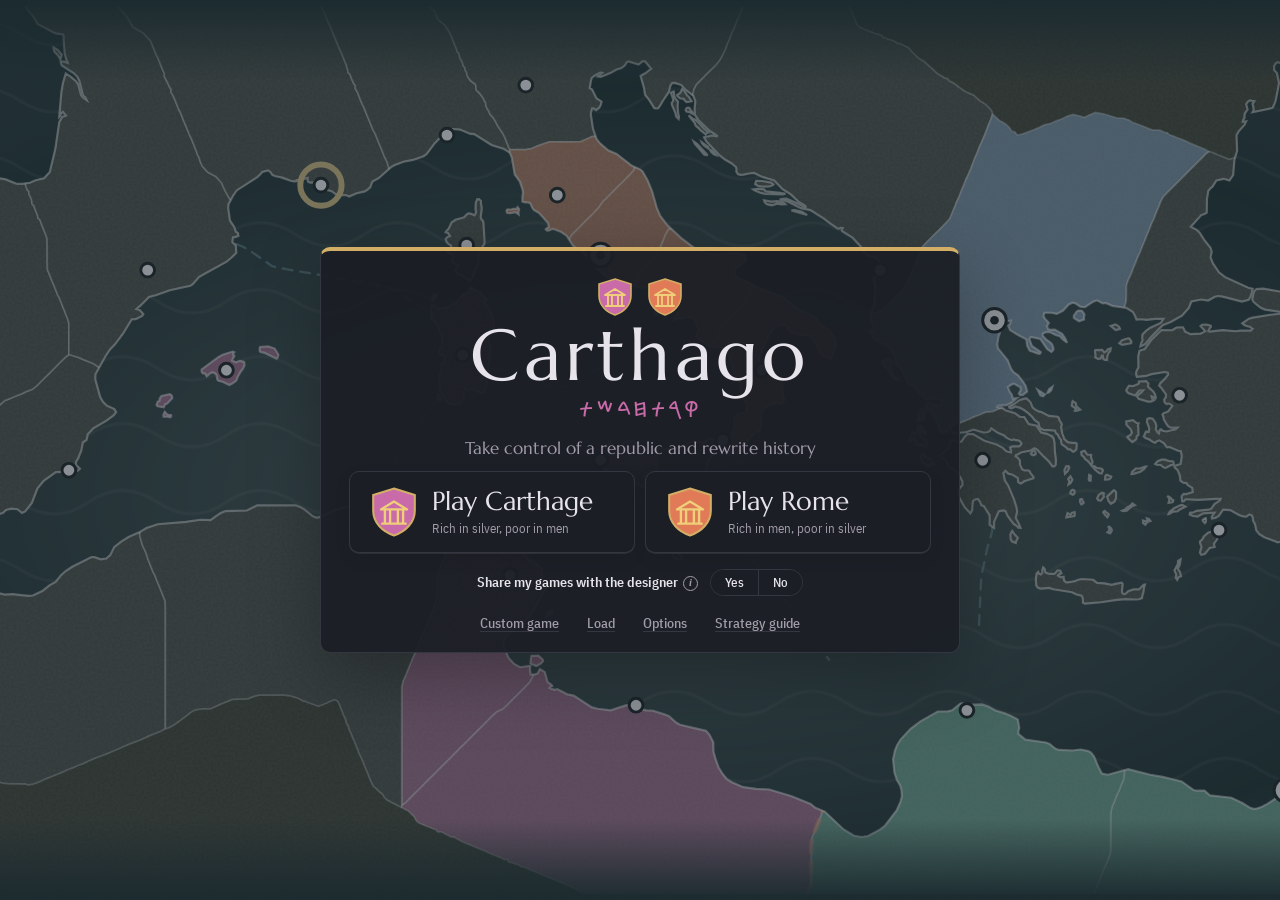
<file: index.html>
<!doctype html>
<html lang="en">
  <head>
    <meta charset="UTF-8" />
    <script>/* Dark by default, before the first paint (client/theme.ts). */try{var t=localStorage.getItem('carthago-theme');if(t!=='system')document.documentElement.dataset.theme=t==='light'?'light':'dark'}catch(e){document.documentElement.dataset.theme='dark'}</script>
    <meta name="viewport" content="width=device-width, initial-scale=1.0" />
    <title>Carthago</title>
    <link rel="preconnect" href="https://fonts.googleapis.com" />
    <link rel="preconnect" href="https://fonts.gstatic.com" crossorigin />
    <link rel="stylesheet" crossorigin="anonymous" href="https://fonts.googleapis.com/css2?family=Marcellus&family=IBM+Plex+Sans+Condensed:wght@400;500;600&family=Noto+Sans+Phoenician&display=swap" />
    <script type="module" crossorigin src="./assets/main-Beww2JDP.js"></script>
    <link rel="stylesheet" crossorigin href="./assets/main-vhis16mT.css">
  </head>
  <body>
    <div id="app"></div>
    <div id="tip" hidden></div>
    <div id="tip2" hidden></div>
  </body>
</html>
</file>
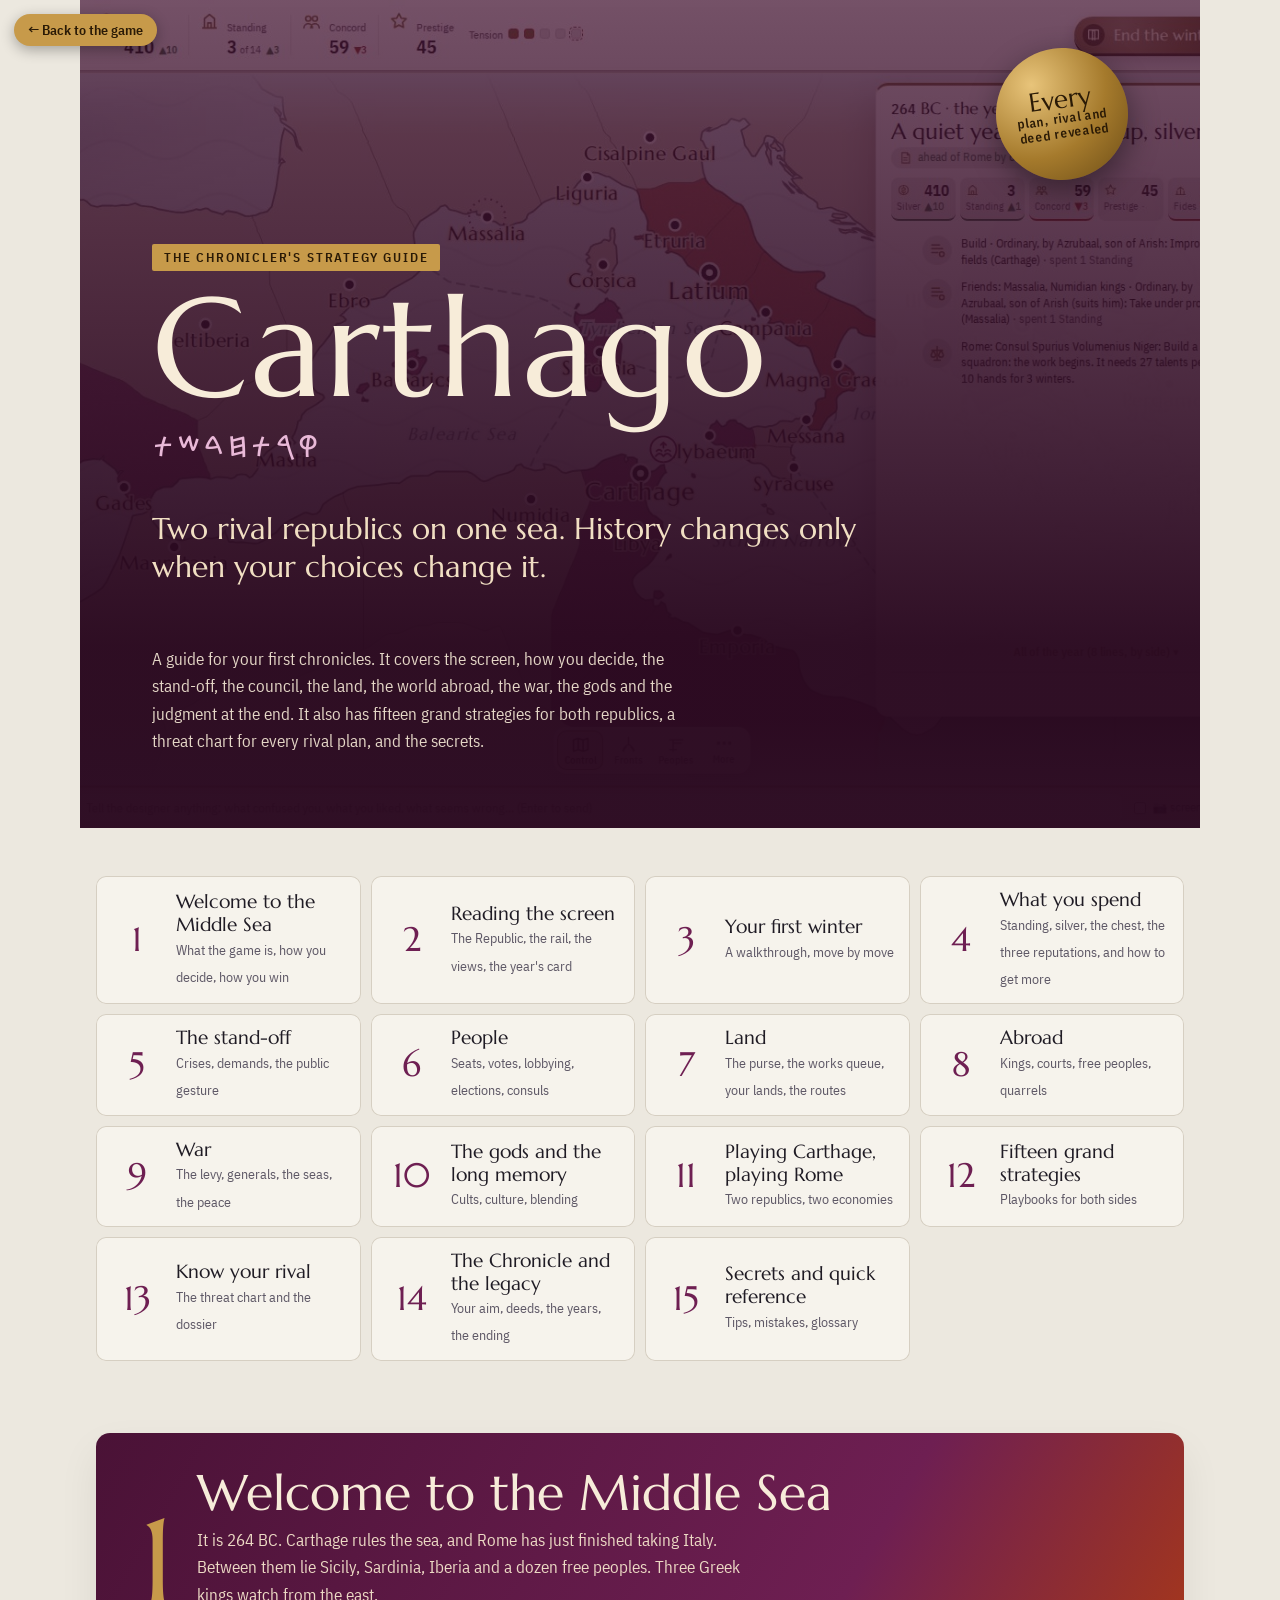
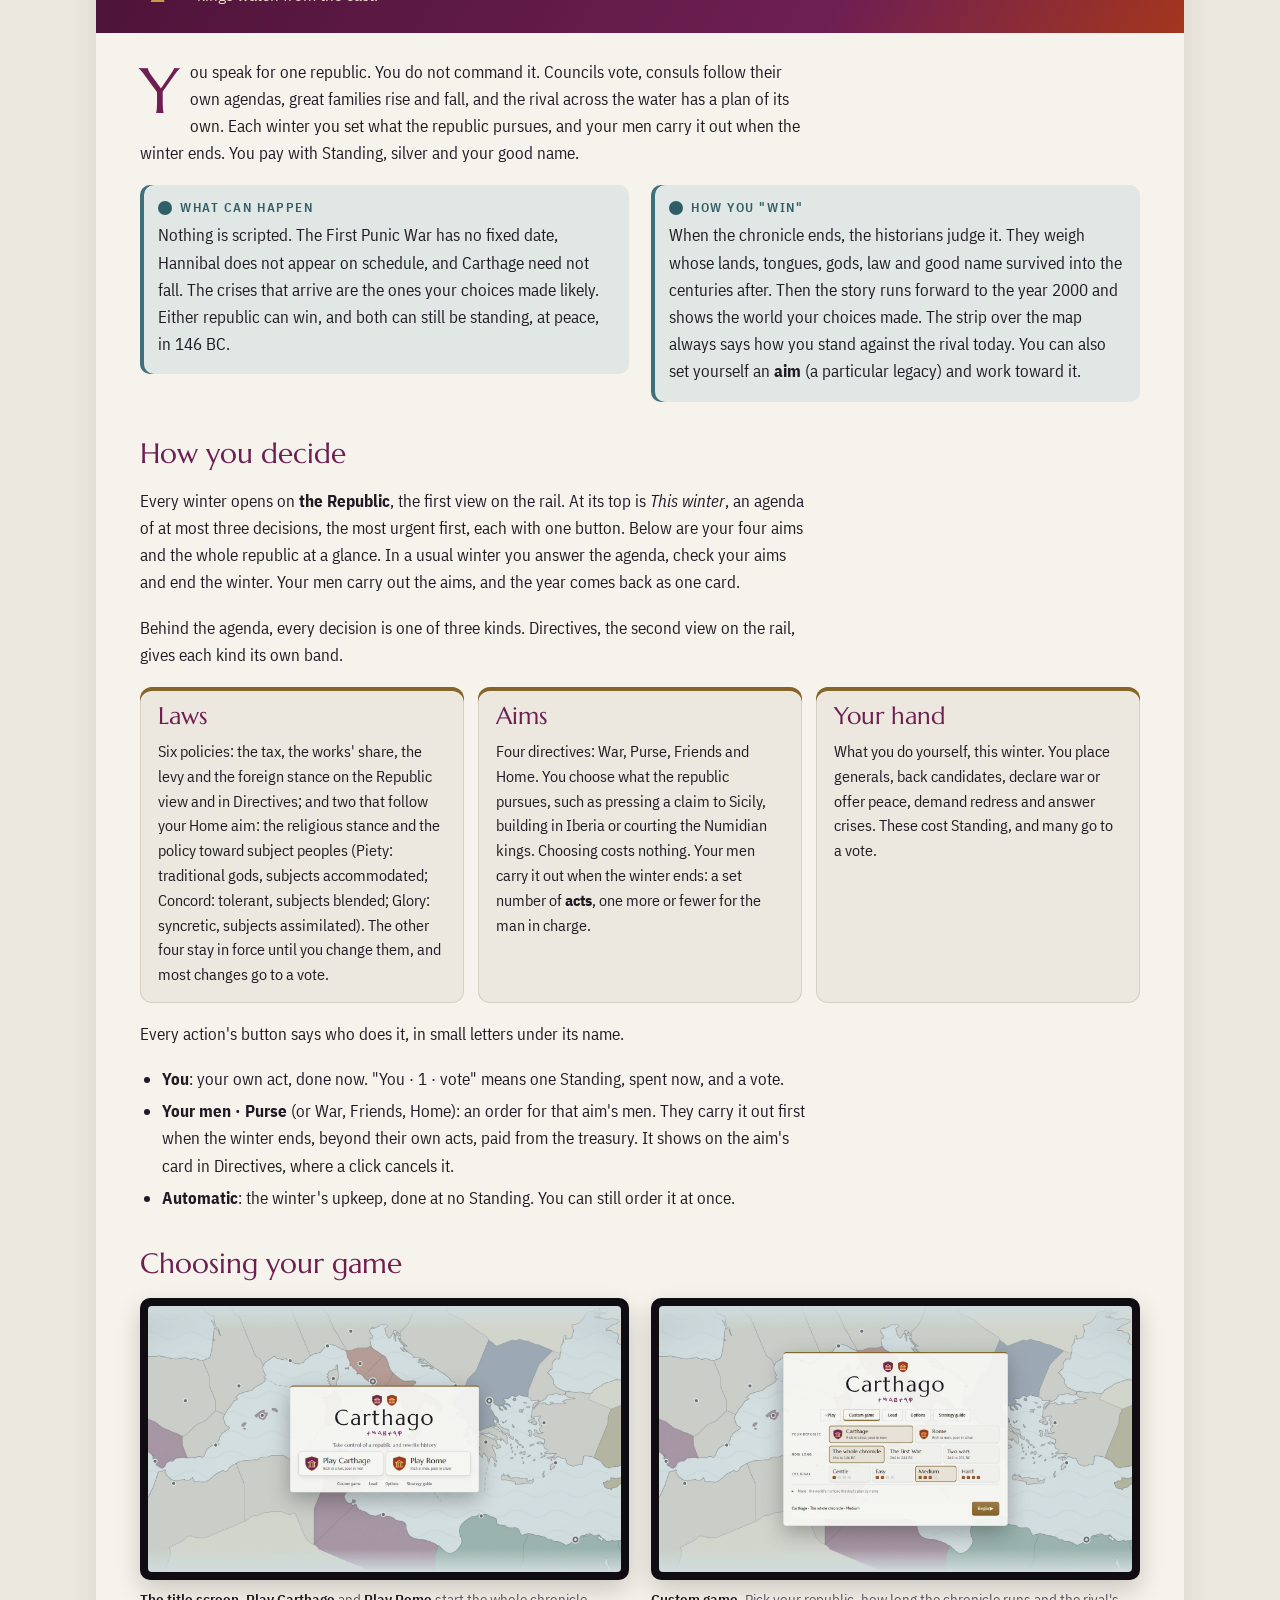
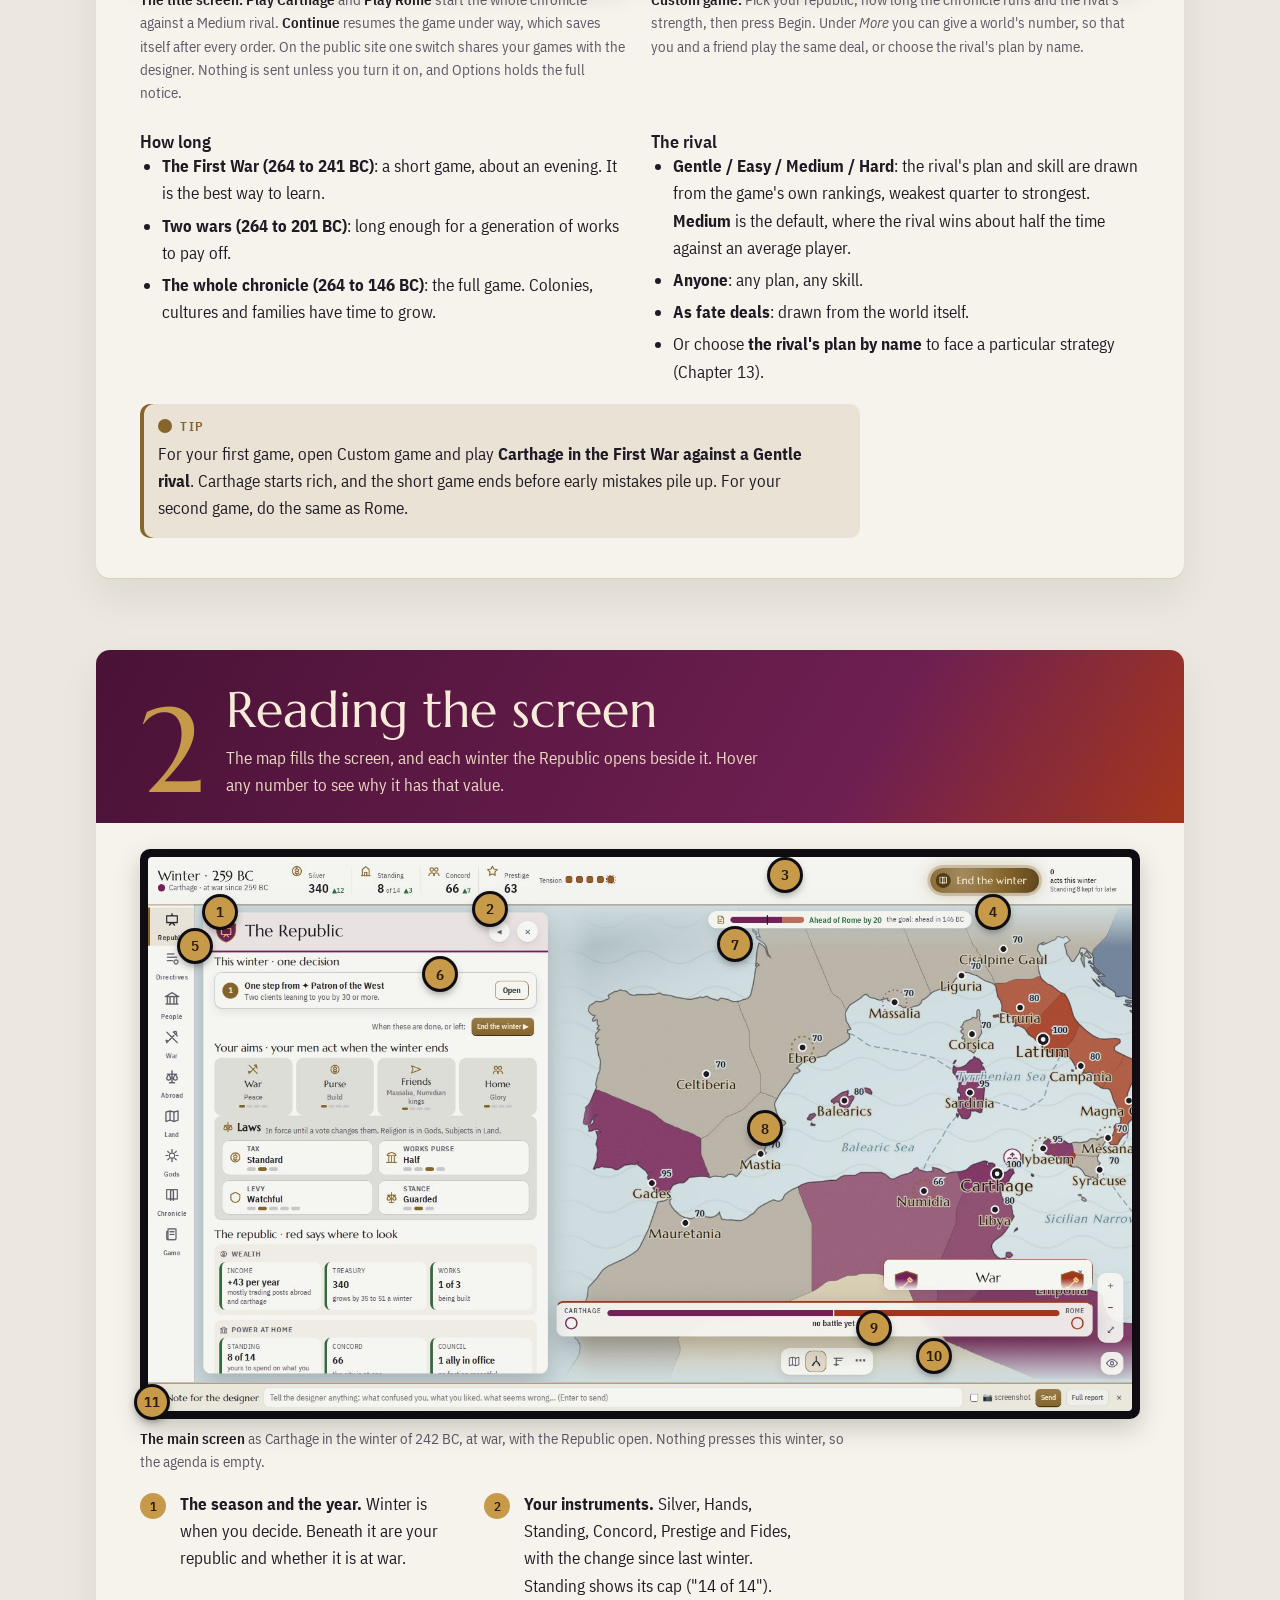
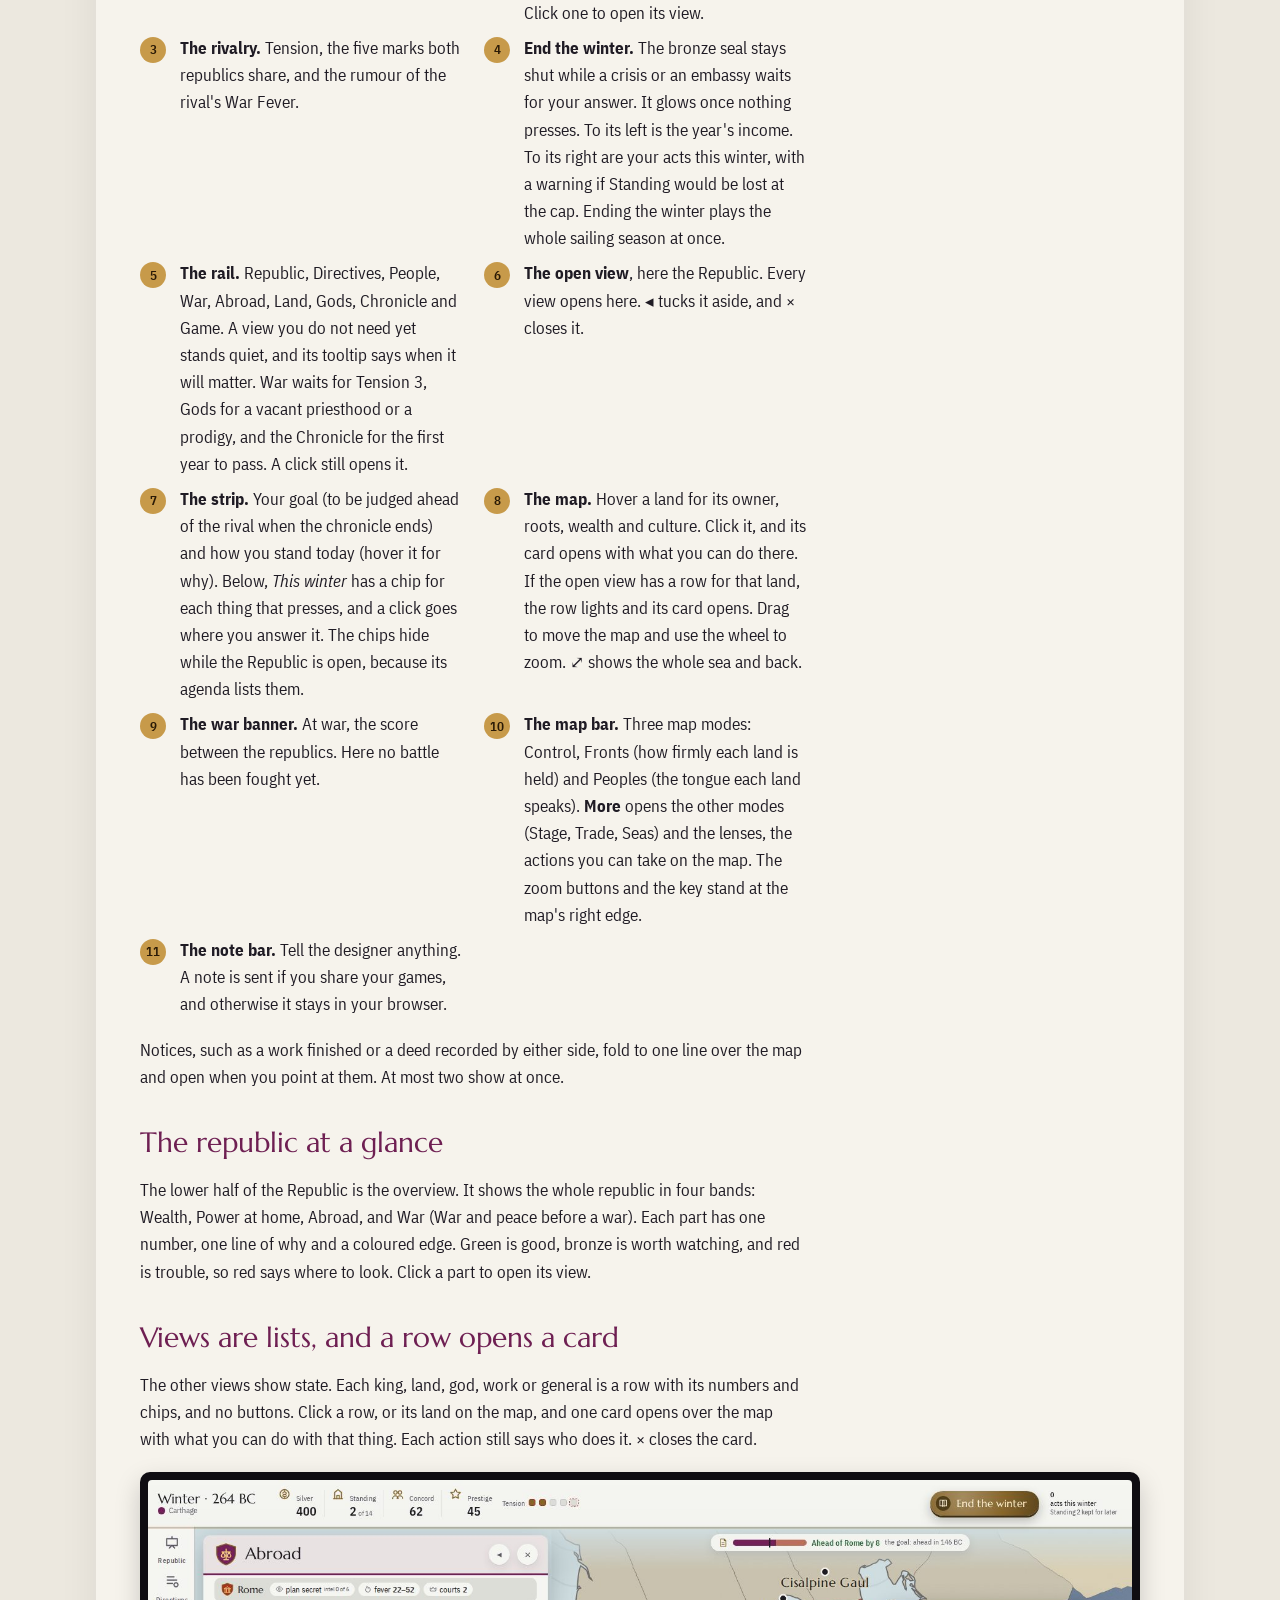
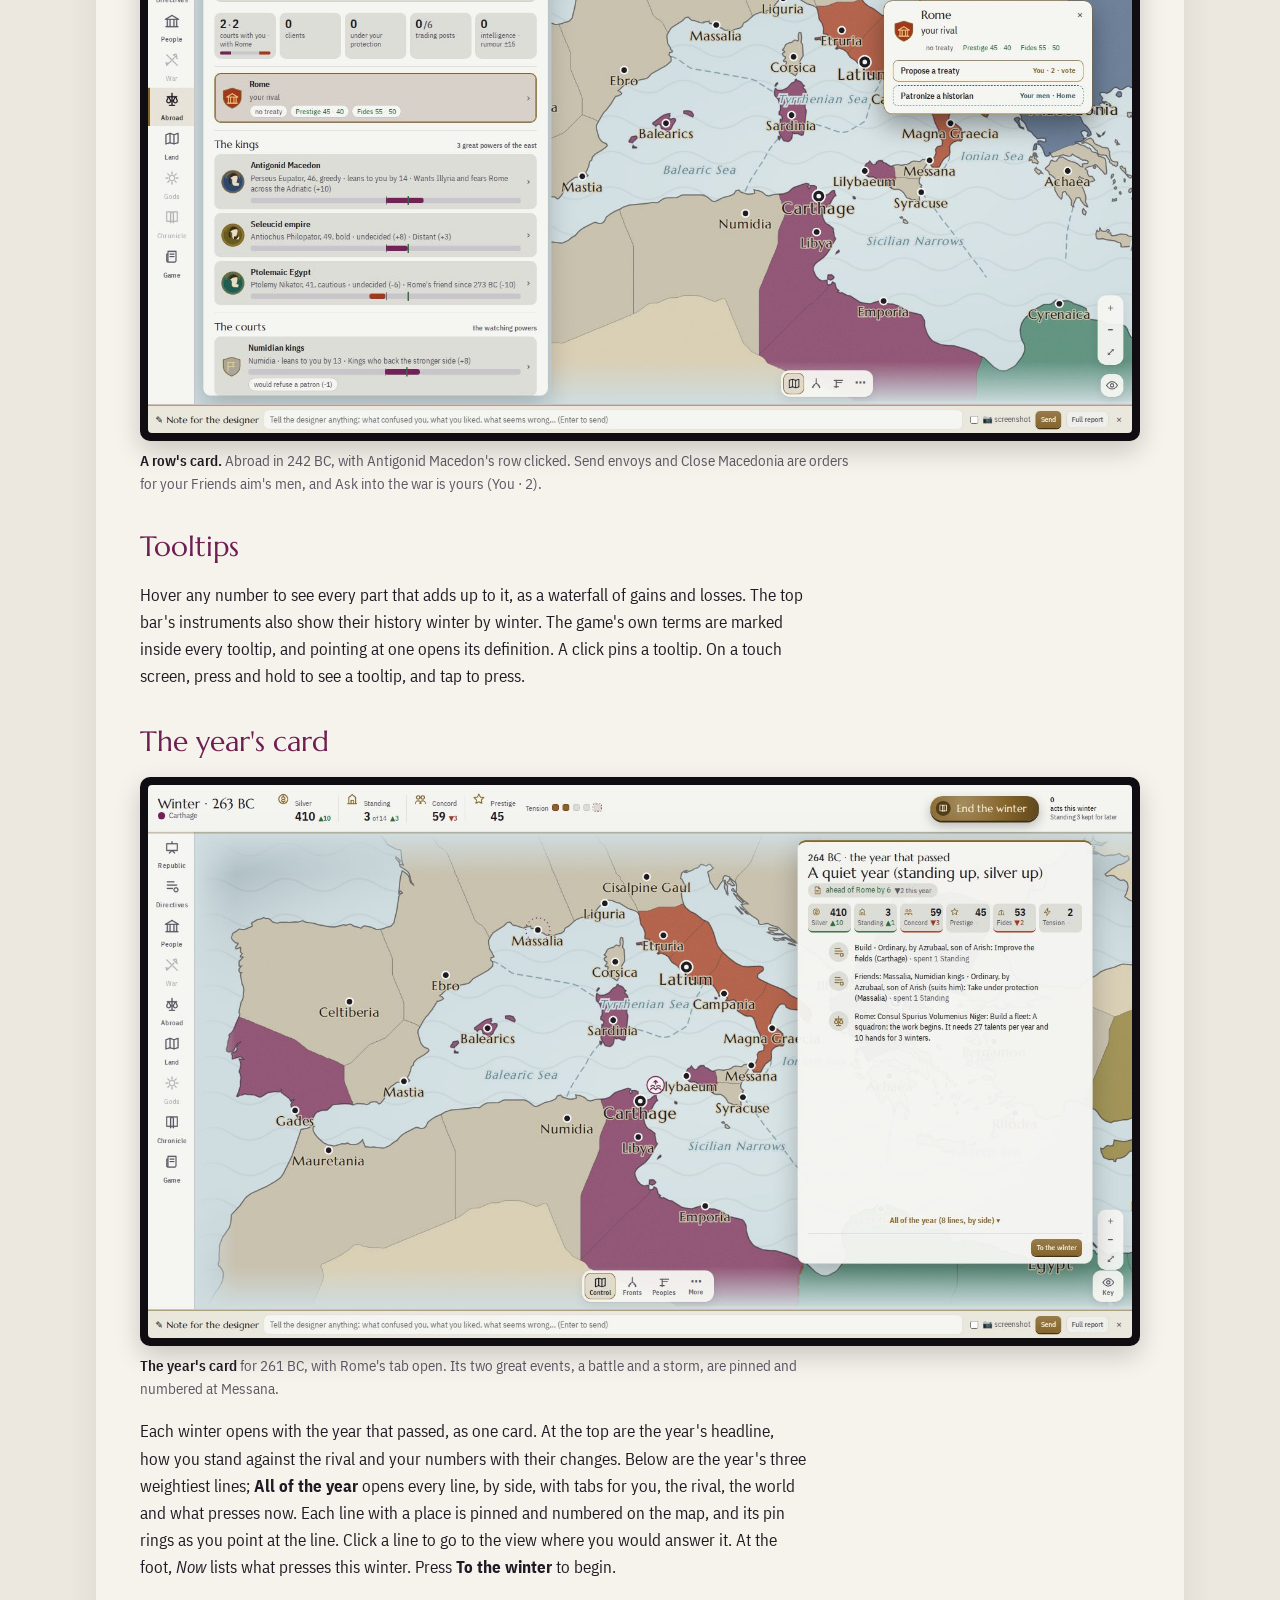
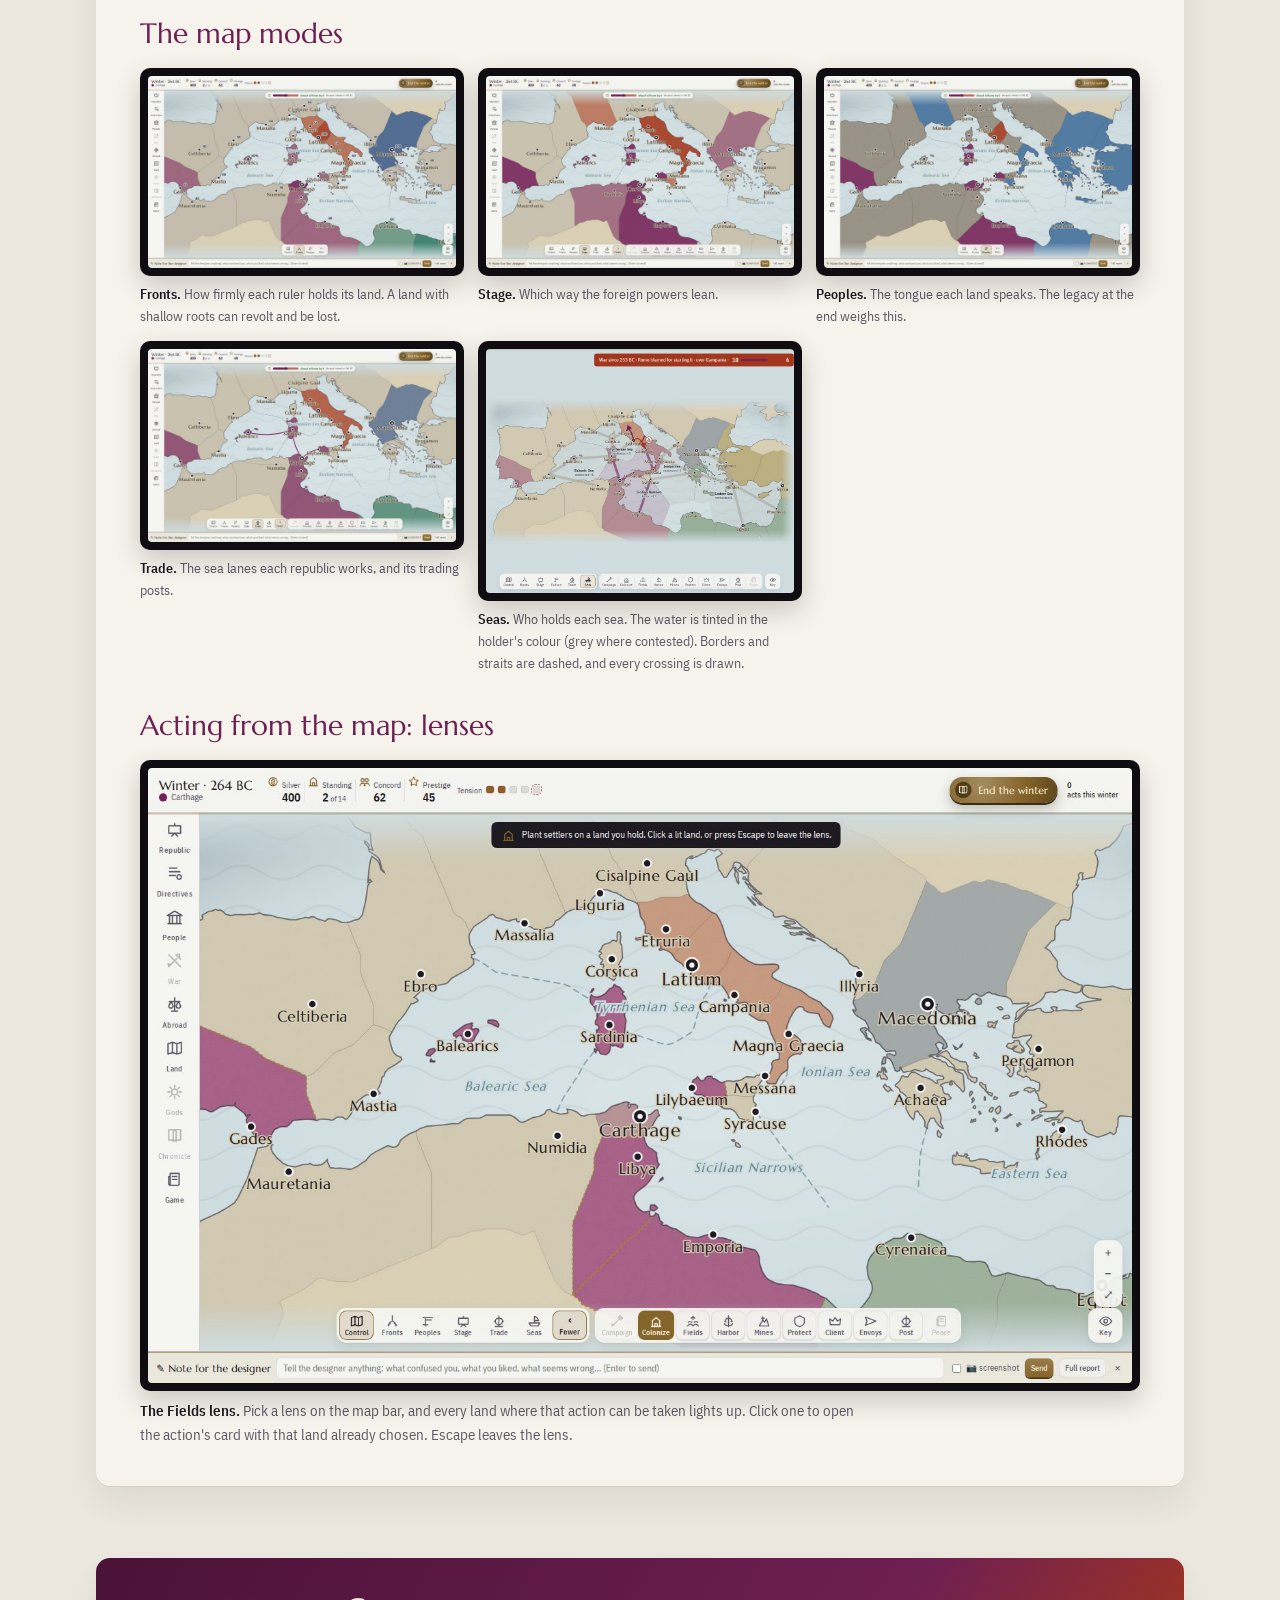
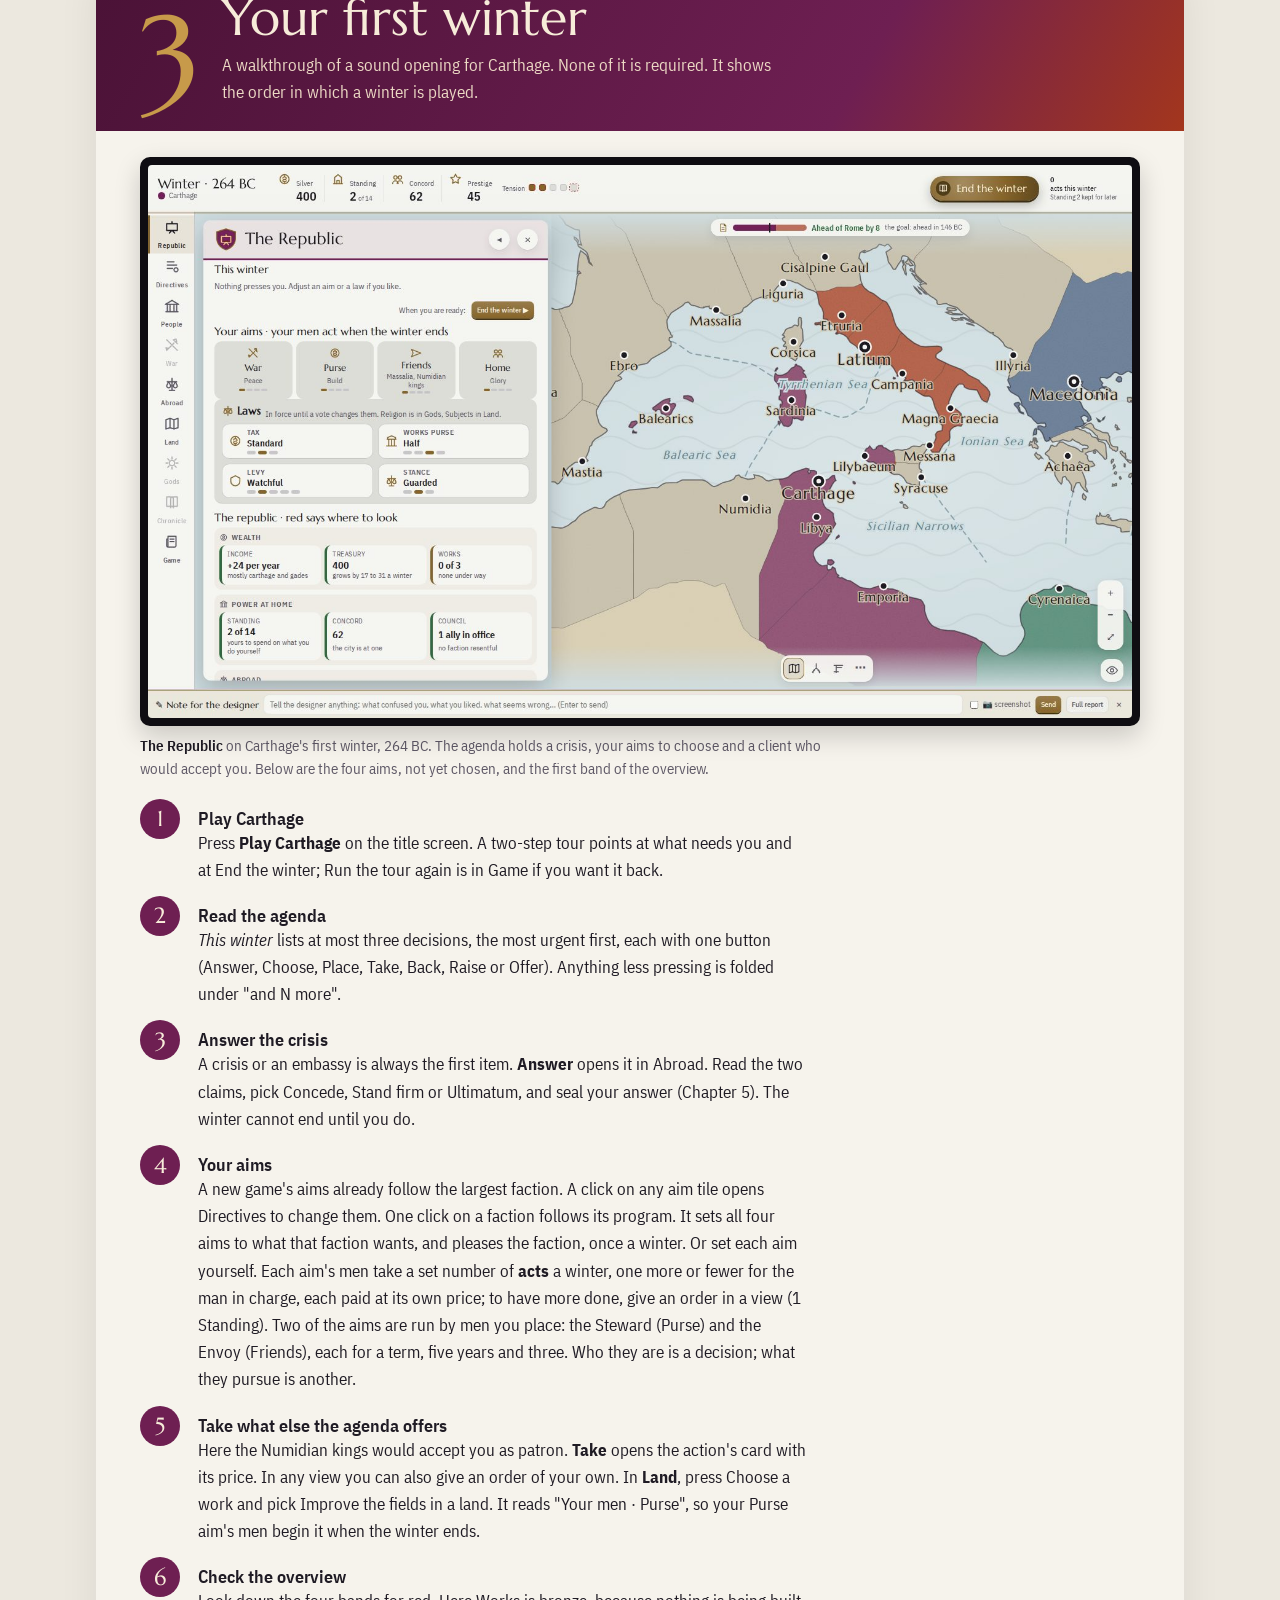
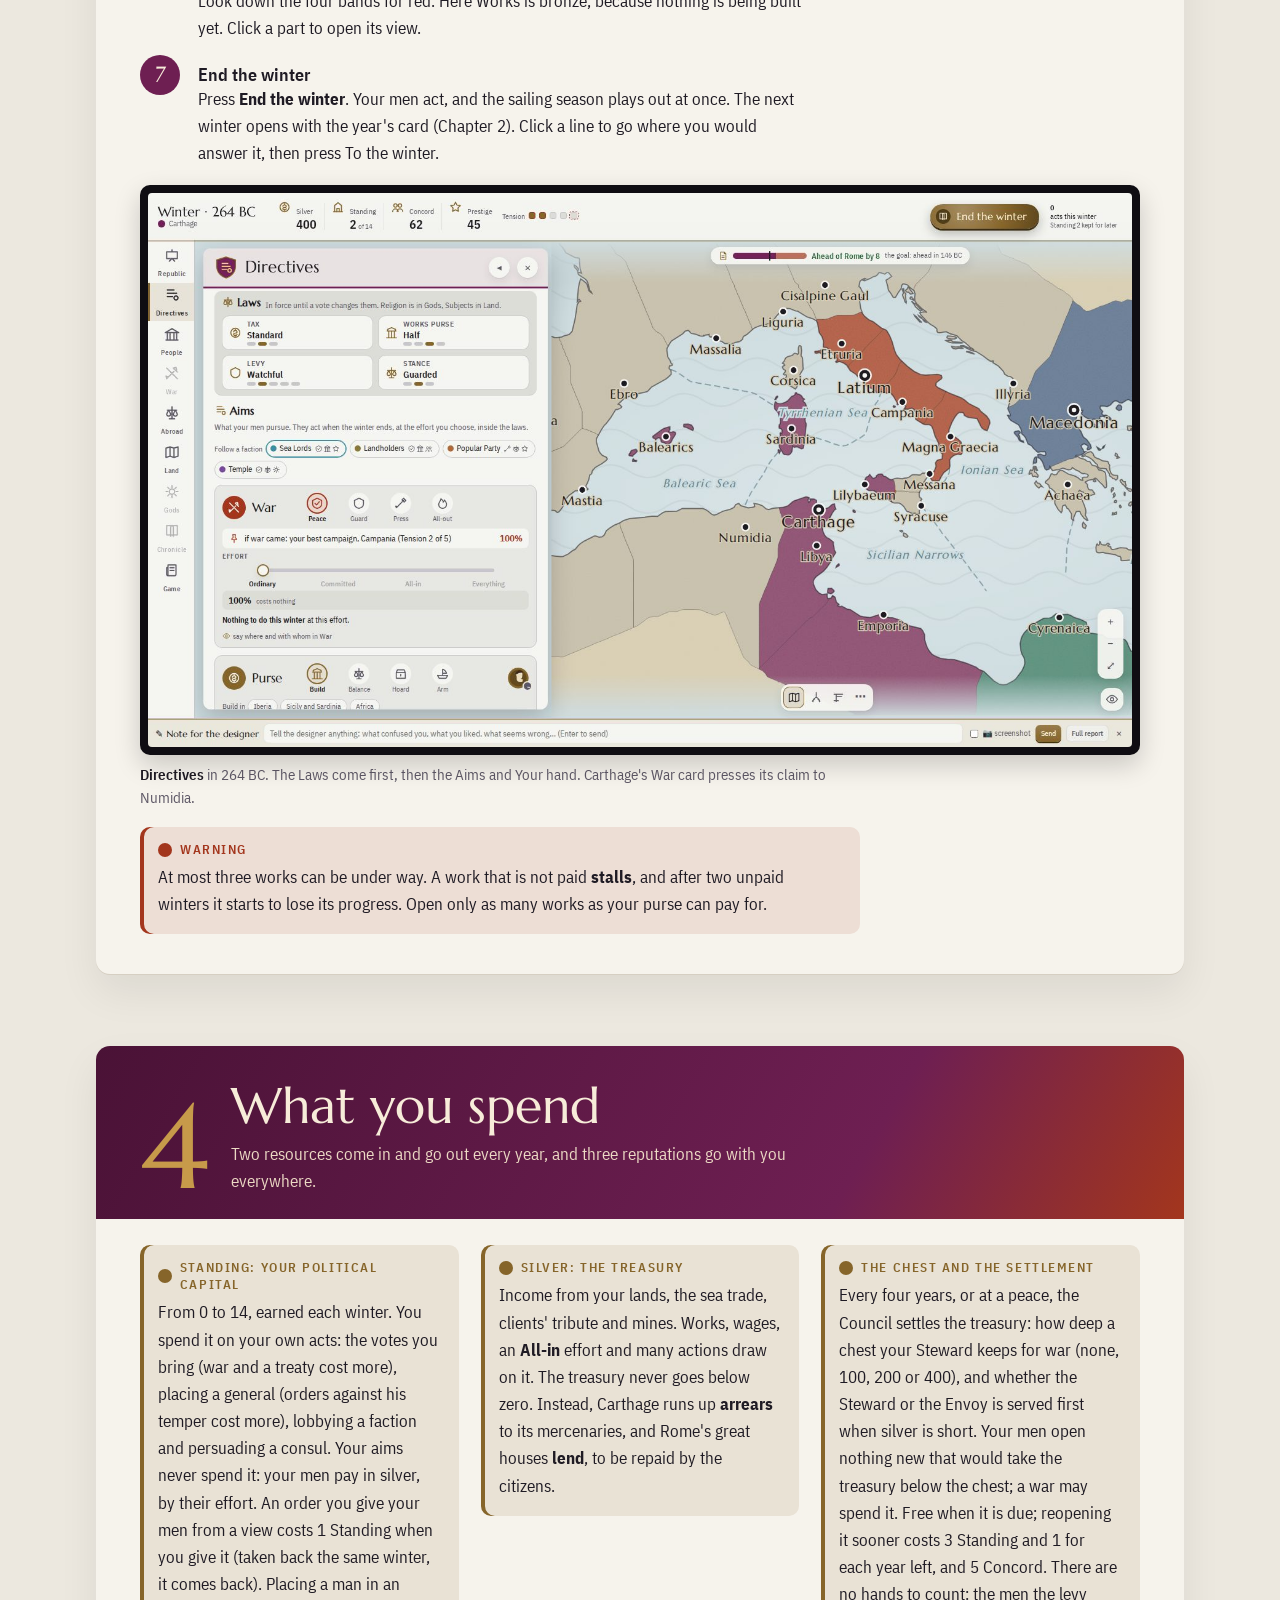
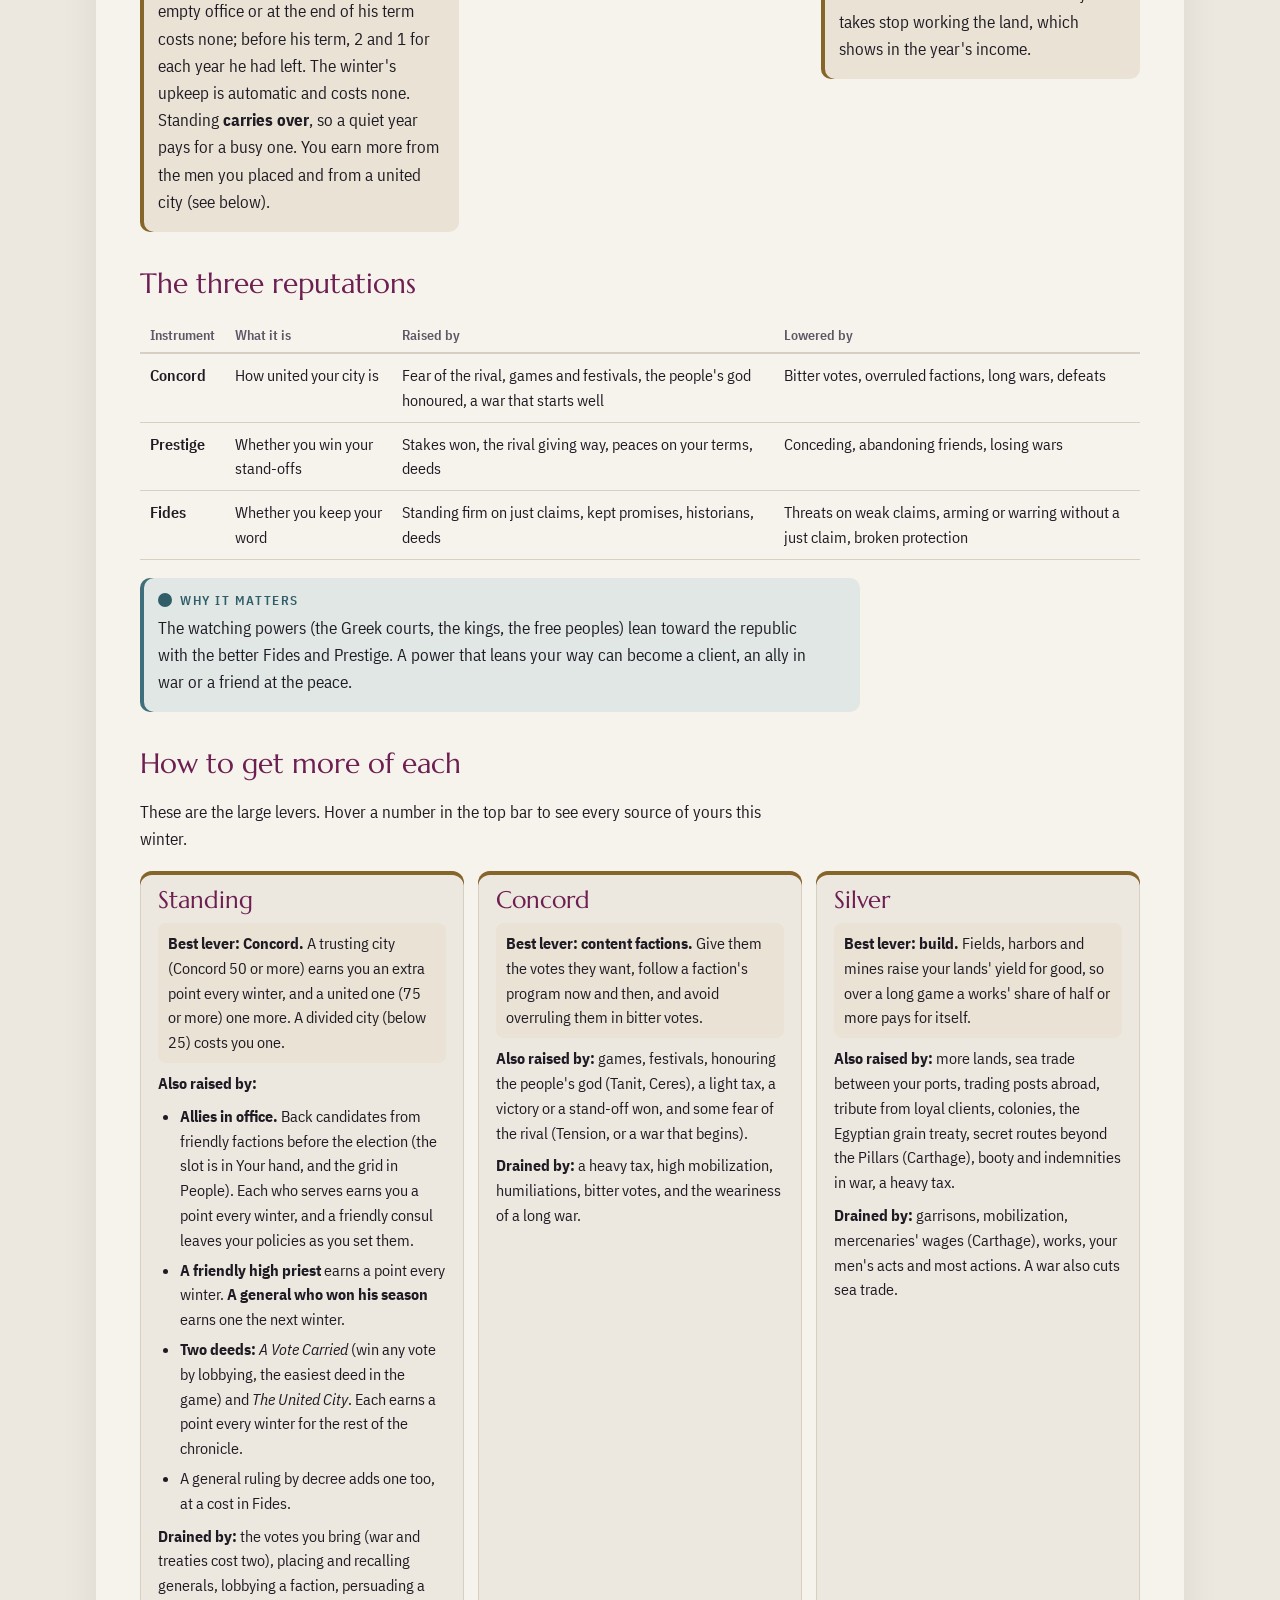
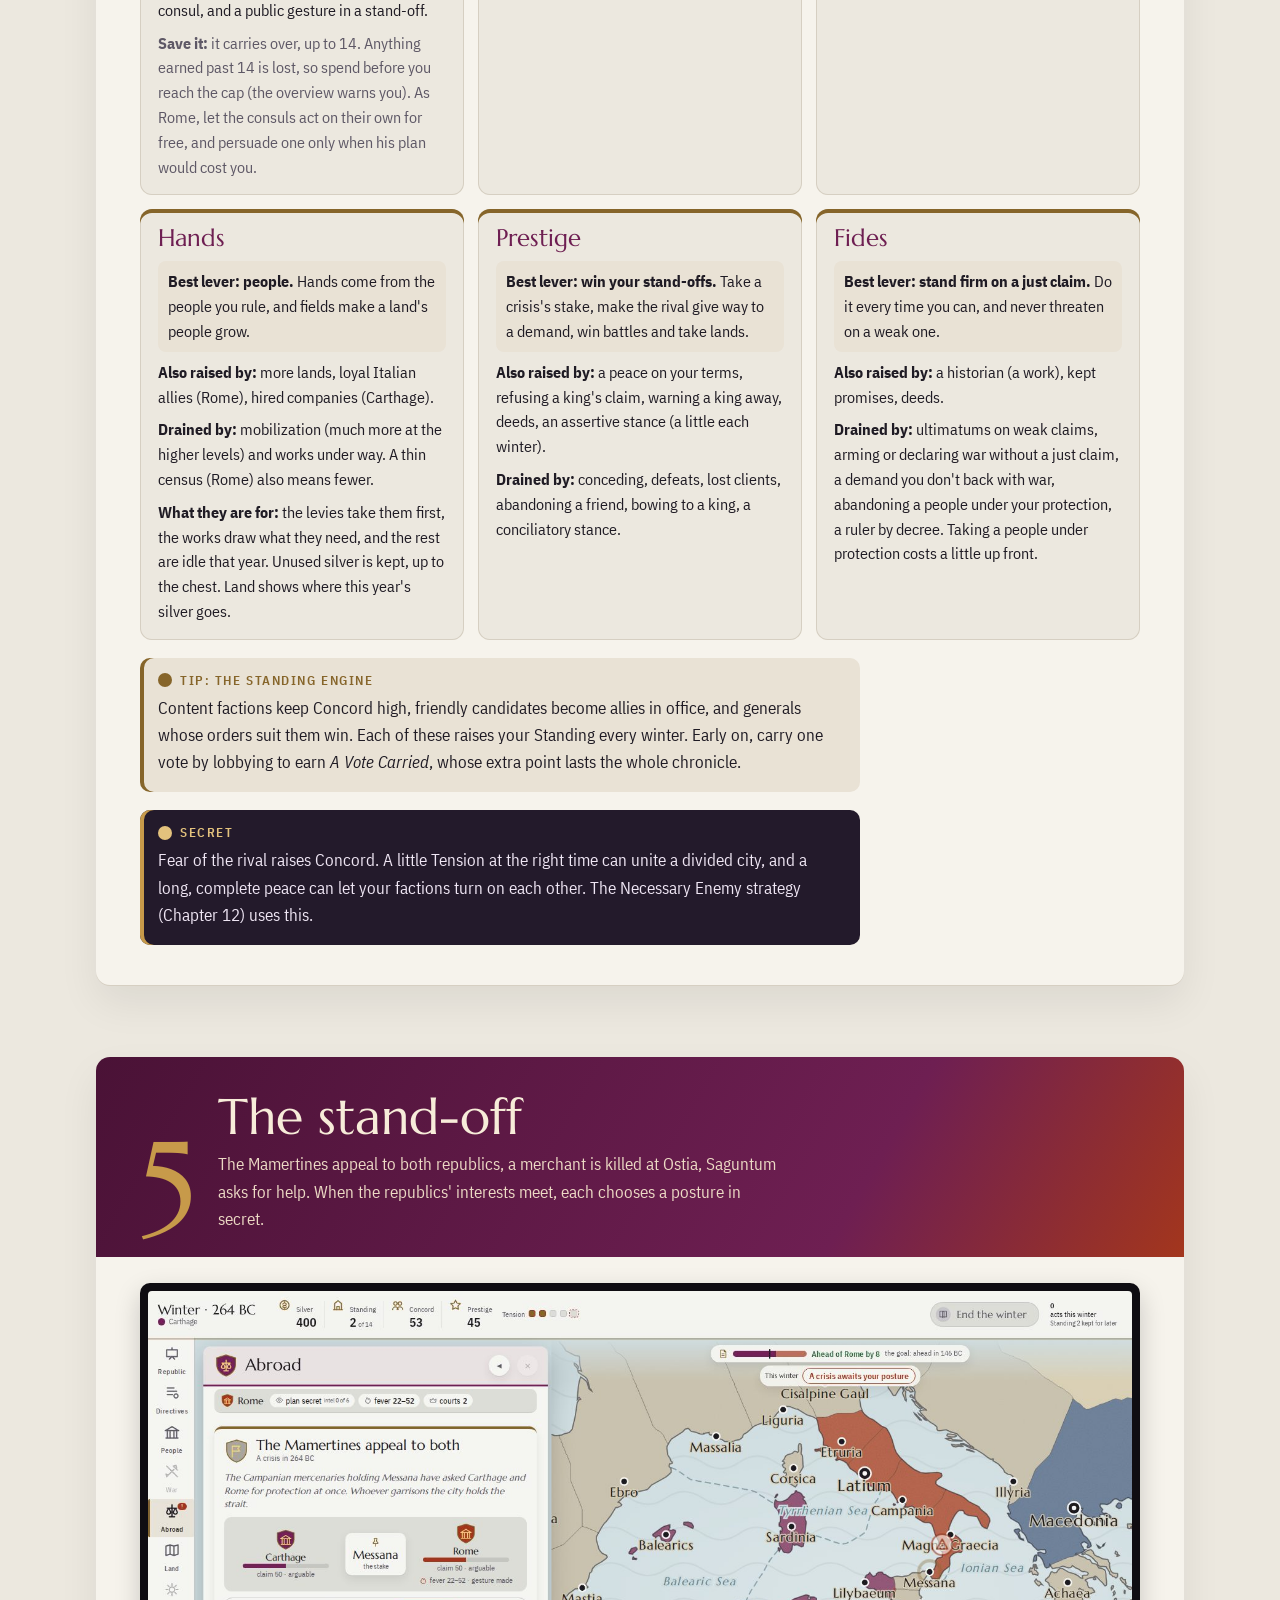
<file: site/guide/index.html>
<!doctype html>
<html lang="en">
<head>
<meta charset="utf-8">
<meta name="viewport" content="width=device-width, initial-scale=1">
<title>Carthago: The Chronicler's Strategy Guide</title>
<link rel="preconnect" href="https://fonts.googleapis.com">
<link rel="preconnect" href="https://fonts.gstatic.com" crossorigin>
<link rel="stylesheet" href="https://fonts.googleapis.com/css2?family=Marcellus&family=IBM+Plex+Sans+Condensed:ital,wght@0,400;0,500;0,600;1,400&family=Noto+Sans+Phoenician&display=swap">
<style>
:root {
  --paper: #ece8df; --page: #f6f3ec; --ink: #1f1b24; --muted: #5e5866; --rule: #d6cfc2;
  --purple: #6e1f52; --purple-deep: #4a1236; --cinnabar: #a3361d; --bronze: #86652a; --bronze-lt: #c79a4a;
  --sea: #cfdde0; --good: #2f6b3f; --bad: #a3361d;
  --display: "Marcellus", Georgia, serif; --ui: "IBM Plex Sans Condensed", "Arial Narrow", system-ui, sans-serif; --phoen: "Noto Sans Phoenician", serif;
}
@media (prefers-color-scheme: dark) {
  :root:not([data-theme="light"]) { --paper: #121419; --page: #1b1e25; --ink: #e9e5ec; --muted: #a39dab; --rule: #343741; --purple: #c96aa9; --purple-deep: #8e3f73; --cinnabar: #e07a57; --bronze: #d2ae66; --bronze-lt: #e3c27d; --sea: #1a2c31; --good: #7cc08d; --bad: #ee8866; }
}
* { box-sizing: border-box; }
html { scroll-behavior: smooth; }
body { margin: 0; background: var(--paper); color: var(--ink); font: 17px/1.6 var(--ui); }
img { max-width: 100%; display: block; }
a { color: var(--purple); }
.book { max-width: 1120px; margin: 0 auto; padding: 0 16px 80px; }
.backlink { position: fixed; top: 14px; left: 14px; z-index: 5; padding: 7px 14px; border-radius: 999px; background: var(--bronze-lt); color: #2a1a06; font: 600 14px var(--ui); text-decoration: none; box-shadow: 0 4px 14px rgb(0 0 0 / .3); }
.backlink:hover { filter: brightness(1.06); }
.new { display: inline-block; margin-left: 8px; padding: 1px 8px; border-radius: 999px; background: var(--bronze-lt); color: #2a1a06; font: 600 11px var(--ui); letter-spacing: .08em; vertical-align: 4px; }

/* The cover */
.cover { position: relative; margin: 0 -16px; min-height: 92vh; display: grid; align-items: end; overflow: hidden; background: var(--purple-deep); color: #f7ecd9; }
.cover img { position: absolute; inset: 0; width: 100%; height: 100%; object-fit: cover; opacity: .35; filter: saturate(.8) contrast(1.05); }
.cover::after { content: ''; position: absolute; inset: 0; background: linear-gradient(180deg, rgb(40 8 30 / .2) 0%, rgb(40 8 30 / .92) 78%); }
.cover-in { position: relative; z-index: 1; padding: 64px clamp(20px, 6vw, 72px) 56px; display: grid; gap: 14px; max-width: 900px; }
.cover .band { display: inline-block; justify-self: start; background: var(--bronze-lt); color: #2a1a06; font: 600 13px var(--ui); letter-spacing: .14em; padding: 5px 12px; border-radius: 2px; }
.cover h1 { margin: 0; font: 400 clamp(64px, 12vw, 140px)/.9 var(--display); letter-spacing: .02em; }
.cover .pun { font: 30px var(--phoen); color: #e9b9d8; letter-spacing: .12em; }
.cover .sub { font: 400 clamp(22px, 3vw, 30px)/1.25 var(--display); color: #f1dfc3; max-width: 34ch; }
.cover .blurb { color: #e4d6c6; max-width: 60ch; }
.cover .seal { position: absolute; right: clamp(20px, 6vw, 72px); top: 48px; z-index: 1; width: 132px; height: 132px; border-radius: 50%; display: grid; place-items: center; text-align: center; background: radial-gradient(circle at 30% 25%, #e8c47a, #a57a2c 55%, #6b4c16); color: #2a1a06; font: 600 13px/1.15 var(--ui); letter-spacing: .06em; box-shadow: 0 10px 30px rgb(0 0 0 / .4); transform: rotate(-8deg); padding: 12px; }
.cover .seal b { display: block; font: 400 26px/1 var(--display); letter-spacing: 0; }

/* Contents */
.toc { margin: 48px 0 24px; display: grid; grid-template-columns: repeat(auto-fit, minmax(250px, 1fr)); gap: 10px; }
.toc a { display: grid; grid-template-columns: 54px 1fr; gap: 12px; align-items: center; padding: 12px 14px; border-radius: 10px; background: var(--page); color: var(--ink); text-decoration: none; box-shadow: inset 0 0 0 1px var(--rule); }
.toc a:hover { box-shadow: inset 0 0 0 2px var(--bronze); }
.toc .n { font: 400 34px/1 var(--display); color: var(--purple); text-align: center; }
.toc b { font: 400 19px/1.2 var(--display); display: block; }
.toc small { color: var(--muted); font-size: 14px; }

/* Chapters */
.chapter { margin-top: 72px; background: var(--page); border-radius: 14px; overflow: hidden; box-shadow: 0 1px 0 var(--rule), 0 18px 40px rgb(0 0 0 / .07); }
.opener { display: grid; grid-template-columns: auto 1fr; gap: 22px; align-items: end; padding: 34px clamp(18px, 4vw, 44px) 24px; background: linear-gradient(120deg, var(--purple-deep), var(--purple) 70%, var(--cinnabar)); color: #f7ecd9; }
.opener .num { font: 400 clamp(72px, 11vw, 120px)/.8 var(--display); color: var(--bronze-lt); }
.opener h2 { margin: 0; font: 400 clamp(32px, 5vw, 50px)/1.05 var(--display); }
.opener p { margin: 8px 0 0; color: #ecd9c4; max-width: 62ch; font-size: 17px; }
.body { padding: 26px clamp(18px, 4vw, 44px) 40px; display: grid; gap: 18px; }
.body h3 { margin: 18px 0 0; font: 400 28px/1.15 var(--display); color: var(--purple); }
.body h4 { margin: 8px 0 0; font: 600 18px var(--ui); }
.body p { margin: 0; max-width: 74ch; }
.body ul, .body ol { margin: 0; padding-left: 22px; max-width: 74ch; }
.body li + li { margin-top: 5px; }
.lede::first-letter { float: left; font: 400 64px/.82 var(--display); color: var(--purple); margin: 6px 10px 0 0; }
.two { display: grid; grid-template-columns: repeat(auto-fit, minmax(300px, 1fr)); gap: 22px; align-items: start; }

/* Screenshots */
figure { margin: 0; }
.shot { background: #0f0d12; padding: 8px; border-radius: 10px; box-shadow: 0 10px 26px rgb(0 0 0 / .18); position: relative; }
.shot img { border-radius: 4px; }
figcaption { margin-top: 8px; font-size: 14.5px; color: var(--muted); max-width: 90ch; }
figcaption b { color: var(--ink); font-weight: 600; }
.callout { position: absolute; width: 30px; height: 30px; border-radius: 50%; display: grid; place-items: center; background: var(--bronze-lt); color: #2a1a06; font: 600 15px var(--ui); box-shadow: 0 0 0 3px #0f0d12, 0 4px 10px rgb(0 0 0 / .5); transform: translate(-50%, -50%); }
.keylist { display: grid; grid-template-columns: repeat(auto-fit, minmax(290px, 1fr)); gap: 8px 22px; list-style: none; padding: 0 !important; }
.keylist li { display: grid; grid-template-columns: 30px 1fr; gap: 10px; align-items: start; margin: 0 !important; }
.keylist .k { width: 26px; height: 26px; border-radius: 50%; display: grid; place-items: center; background: var(--bronze-lt); color: #2a1a06; font: 600 13px var(--ui); margin-top: 2px; }

/* Boxes */
.box { border-radius: 10px; padding: 14px 18px 16px; display: grid; gap: 6px; max-width: 80ch; }
.box .tag { font: 600 13px var(--ui); letter-spacing: .12em; display: inline-flex; align-items: center; gap: 8px; }
.box .tag::before { content: ''; width: 14px; height: 14px; border-radius: 50%; background: currentColor; }
.tip { background: color-mix(in srgb, var(--bronze) 12%, var(--page)); box-shadow: inset 4px 0 0 var(--bronze); }
.tip .tag { color: var(--bronze); }
.warn { background: color-mix(in srgb, var(--cinnabar) 11%, var(--page)); box-shadow: inset 4px 0 0 var(--cinnabar); }
.warn .tag { color: var(--cinnabar); }
.secret { background: #231a2b; color: #efe6f4; box-shadow: inset 4px 0 0 #c79a4a; }
.secret .tag { color: #e3c27d; }
.note { background: color-mix(in srgb, var(--sea) 55%, var(--page)); box-shadow: inset 4px 0 0 #3f6f7a; }
.note .tag { color: #2f5e69; }

/* Walkthrough steps (a real sequence) */
.steps { counter-reset: s; display: grid; gap: 12px; list-style: none; padding: 0 !important; }
.steps li { counter-increment: s; display: grid; grid-template-columns: 44px 1fr; gap: 14px; align-items: start; margin: 0 !important; }
.steps li::before { content: counter(s); width: 40px; height: 40px; border-radius: 50%; display: grid; place-items: center; background: var(--purple); color: #f7ecd9; font: 400 22px var(--display); }

.res-grid { display: grid; grid-template-columns: repeat(auto-fit, minmax(320px, 1fr)); gap: 14px; }
.res { border-radius: 12px; padding: 14px 18px 16px; background: var(--paper); box-shadow: inset 0 4px 0 var(--bronze), inset 0 0 0 1px var(--rule); display: grid; gap: 8px; align-content: start; font-size: 15.5px; }
.res h4 { margin: 0; font: 400 24px var(--display); color: var(--purple); }
.res p, .res ul { margin: 0; }
.res .lever { background: color-mix(in srgb, var(--bronze) 12%, var(--page)); padding: 8px 10px; border-radius: 8px; }
.res .save { color: var(--muted); }
/* Tables and cards */
table { border-collapse: collapse; width: 100%; font-size: 15.5px; }
th { text-align: left; font: 600 14px var(--ui); color: var(--muted); padding: 8px 10px; border-bottom: 2px solid var(--rule); }
td { padding: 9px 10px; border-bottom: 1px solid var(--rule); vertical-align: top; }
td b { font-weight: 600; }
.stars { color: var(--bronze); letter-spacing: 2px; white-space: nowrap; }
.stars i { font-style: normal; color: var(--rule); }
.plans { display: grid; grid-template-columns: repeat(auto-fit, minmax(300px, 1fr)); gap: 14px; }
.plan { border-radius: 12px; padding: 16px 18px; background: var(--paper); box-shadow: inset 0 0 0 1px var(--rule); display: grid; gap: 8px; align-content: start; }
.plan h4 { margin: 0; font: 400 23px/1.15 var(--display); color: var(--ink); }
.plan .who { font-size: 13.5px; color: var(--muted); }
.plan .who b { color: var(--purple); font-weight: 600; }
.plan .moves { font-size: 15px; }
.plan .moves b { color: var(--bronze); font-weight: 600; }
.side-c { box-shadow: inset 0 4px 0 var(--purple), inset 0 0 0 1px var(--rule); }
.side-r { box-shadow: inset 0 4px 0 var(--cinnabar), inset 0 0 0 1px var(--rule); }
.side-b { box-shadow: inset 0 4px 0 var(--bronze), inset 0 0 0 1px var(--rule); }
.pill { display: inline-block; padding: 1px 9px; border-radius: 999px; font-size: 13px; background: var(--paper); box-shadow: inset 0 0 0 1px var(--rule); }
.gallery { display: grid; grid-template-columns: repeat(auto-fit, minmax(240px, 1fr)); gap: 14px; }
.gallery figcaption { font-size: 13.5px; }
.glossary { display: grid; grid-template-columns: repeat(auto-fit, minmax(300px, 1fr)); gap: 10px 26px; }
.glossary div b { font: 400 19px var(--display); color: var(--purple); display: block; }
.glossary div { font-size: 15.5px; }
footer { margin-top: 60px; text-align: center; color: var(--muted); font-size: 14px; }
@media (max-width: 640px) { .opener { grid-template-columns: 1fr; } .cover .seal { width: 100px; height: 100px; top: 20px; font-size: 11px; } .cover .seal b { font-size: 20px; } }
@media print { .chapter { break-before: page; box-shadow: none; } .cover { min-height: 100vh; } }
</style>
</head>
<body>
<div class="book">
<a class="backlink" href="../../index.html">← Back to the game</a>

<header class="cover">
  <img src="img/v5-yearcard.jpg" alt="">
  <div class="seal"><span><b>Every</b>plan, rival and deed revealed</span></div>
  <div class="cover-in">
    <span class="band">THE CHRONICLER'S STRATEGY GUIDE</span>
    <h1>Carthago</h1>
    <span class="pun" aria-label="Qart-Ḥadašt">𐤒𐤓𐤕𐤇𐤃𐤔𐤕</span>
    <p class="sub">Two rival republics on one sea. History changes only when your choices change it.</p>
    <p class="blurb">A guide for your first chronicles. It covers the screen, how you decide, the stand-off, the council, the land, the world abroad, the war, the gods and the judgment at the end. It also has fifteen grand strategies for both republics, a threat chart for every rival plan, and the secrets.</p>
  </div>
</header>

<nav class="toc" aria-label="Contents">
  <a href="#c1"><span class="n">1</span><span><b>Welcome to the Middle Sea</b><small>What the game is, how you decide, how you win</small></span></a>
  <a href="#c2"><span class="n">2</span><span><b>Reading the screen</b><small>The Republic, the rail, the views, the year's card</small></span></a>
  <a href="#c3"><span class="n">3</span><span><b>Your first winter</b><small>A walkthrough, move by move</small></span></a>
  <a href="#c4"><span class="n">4</span><span><b>What you spend</b><small>Standing, silver, the chest, the three reputations, and how to get more</small></span></a>
  <a href="#c5"><span class="n">5</span><span><b>The stand-off</b><small>Crises, demands, the public gesture</small></span></a>
  <a href="#c6"><span class="n">6</span><span><b>People</b><small>Seats, votes, lobbying, elections, consuls</small></span></a>
  <a href="#c7"><span class="n">7</span><span><b>Land</b><small>The purse, the works queue, your lands, the routes</small></span></a>
  <a href="#c8"><span class="n">8</span><span><b>Abroad</b><small>Kings, courts, free peoples, quarrels</small></span></a>
  <a href="#c9"><span class="n">9</span><span><b>War</b><small>The levy, generals, the seas, the peace</small></span></a>
  <a href="#c10"><span class="n">10</span><span><b>The gods and the long memory</b><small>Cults, culture, blending</small></span></a>
  <a href="#c11"><span class="n">11</span><span><b>Playing Carthage, playing Rome</b><small>Two republics, two economies</small></span></a>
  <a href="#c12"><span class="n">12</span><span><b>Fifteen grand strategies</b><small>Playbooks for both sides</small></span></a>
  <a href="#c13"><span class="n">13</span><span><b>Know your rival</b><small>The threat chart and the dossier</small></span></a>
  <a href="#c14"><span class="n">14</span><span><b>The Chronicle and the legacy</b><small>Your aim, deeds, the years, the ending</small></span></a>
  <a href="#c15"><span class="n">15</span><span><b>Secrets and quick reference</b><small>Tips, mistakes, glossary</small></span></a>
</nav>

<!-- 1 -->
<section class="chapter" id="c1">
  <div class="opener"><span class="num">1</span><div><h2>Welcome to the Middle Sea</h2><p>It is 264 BC. Carthage rules the sea, and Rome has just finished taking Italy. Between them lie Sicily, Sardinia, Iberia and a dozen free peoples. Three Greek kings watch from the east.</p></div></div>
  <div class="body">
    <p class="lede">You speak for one republic. You do not command it. Councils vote, consuls follow their own agendas, great families rise and fall, and the rival across the water has a plan of its own. Each winter you set what the republic pursues, and your men carry it out when the winter ends. You pay with Standing, silver and your good name.</p>
    <div class="two">
      <div class="box note"><span class="tag">WHAT CAN HAPPEN</span><p>Nothing is scripted. The First Punic War has no fixed date, Hannibal does not appear on schedule, and Carthage need not fall. The crises that arrive are the ones your choices made likely. Either republic can win, and both can still be standing, at peace, in 146 BC.</p></div>
      <div class="box note"><span class="tag">HOW YOU "WIN"</span><p>When the chronicle ends, the historians judge it. They weigh whose lands, tongues, gods, law and good name survived into the centuries after. Then the story runs forward to the year 2000 and shows the world your choices made. The strip over the map always says how you stand against the rival today. You can also set yourself an <b>aim</b> (a particular legacy) and work toward it.</p></div>
    </div>
    <h3>How you decide</h3>
    <p>Every winter opens on <b>the Republic</b>, the first view on the rail. At its top is <i>This winter</i>, an agenda of at most three decisions, the most urgent first, each with one button. Below are your four aims and the whole republic at a glance. In a usual winter you answer the agenda, check your aims and end the winter. Your men carry out the aims, and the year comes back as one card.</p>
    <p>Behind the agenda, every decision is one of three kinds. Directives, the second view on the rail, gives each kind its own band.</p>
    <div class="res-grid">
      <div class="res"><h4>Laws</h4><p>Six policies: the tax, the works' share, the levy and the foreign stance on the Republic view and in Directives; and two that follow your Home aim: the religious stance and the policy toward subject peoples (Piety: traditional gods, subjects accommodated; Concord: tolerant, subjects blended; Glory: syncretic, subjects assimilated). The other four stay in force until you change them, and most changes go to a vote.</p></div>
      <div class="res"><h4>Aims</h4><p>Four directives: War, Purse, Friends and Home. You choose what the republic pursues, such as pressing a claim to Sicily, building in Iberia or courting the Numidian kings. Choosing costs nothing. Your men carry it out when the winter ends: a set number of <b>acts</b>, one more or fewer for the man in charge.</p></div>
      <div class="res"><h4>Your hand</h4><p>What you do yourself, this winter. You place generals, back candidates, declare war or offer peace, demand redress and answer crises. These cost Standing, and many go to a vote.</p></div>
    </div>
    <p>Every action's button says who does it, in small letters under its name.</p>
    <ul>
      <li><b>You</b>: your own act, done now. "You · 1 · vote" means one Standing, spent now, and a vote.</li>
      <li><b>Your men · Purse</b> (or War, Friends, Home): an order for that aim's men. They carry it out first when the winter ends, beyond their own acts, paid from the treasury. It shows on the aim's card in Directives, where a click cancels it.</li>
      <li><b>Automatic</b>: the winter's upkeep, done at no Standing. You can still order it at once.</li>
    </ul>
    <h3>Choosing your game</h3>
    <div class="two">
      <figure><div class="shot"><img src="img/v5-title.jpg" alt="The title screen with Play Carthage and Play Rome"></div><figcaption><b>The title screen.</b> <b>Play Carthage</b> and <b>Play Rome</b> start the whole chronicle against a Medium rival. <b>Continue</b> resumes the game under way, which saves itself after every order. On the public site one switch shares your games with the designer. Nothing is sent unless you turn it on, and Options holds the full notice.</figcaption></figure>
      <figure><div class="shot"><img src="img/v5-custom.jpg" alt="The Custom game screen"></div><figcaption><b>Custom game.</b> Pick your republic, how long the chronicle runs and the rival's strength, then press Begin. Under <i>More</i> you can give a world's number, so that you and a friend play the same deal, or choose the rival's plan by name.</figcaption></figure>
    </div>
    <div class="two">
      <div><h4>How long</h4><ul><li><b>The First War (264 to 241 BC)</b>: a short game, about an evening. It is the best way to learn.</li><li><b>Two wars (264 to 201 BC)</b>: long enough for a generation of works to pay off.</li><li><b>The whole chronicle (264 to 146 BC)</b>: the full game. Colonies, cultures and families have time to grow.</li></ul></div>
      <div><h4>The rival</h4><ul><li><b>Gentle / Easy / Medium / Hard</b>: the rival's plan and skill are drawn from the game's own rankings, weakest quarter to strongest. <b>Medium</b> is the default, where the rival wins about half the time against an average player.</li><li><b>Anyone</b>: any plan, any skill.</li><li><b>As fate deals</b>: drawn from the world itself.</li><li>Or choose <b>the rival's plan by name</b> to face a particular strategy (Chapter 13).</li></ul></div>
    </div>
    <div class="box tip"><span class="tag">TIP</span><p>For your first game, open Custom game and play <b>Carthage in the First War against a Gentle rival</b>. Carthage starts rich, and the short game ends before early mistakes pile up. For your second game, do the same as Rome.</p></div>
  </div>
</section>

<!-- 2 -->
<section class="chapter" id="c2">
  <div class="opener"><span class="num">2</span><div><h2>Reading the screen</h2><p>The map fills the screen, and each winter the Republic opens beside it. Hover any number to see why it has that value.</p></div></div>
  <div class="body">
    <figure><div class="shot"><img src="img/v5-home-war.jpg" alt="The main screen with the Republic open, annotated">
      <span class="callout" style="left:8%;top:11%">1</span>
      <span class="callout" style="left:35%;top:10.5%">2</span>
      <span class="callout" style="left:64.5%;top:4.5%">3</span>
      <span class="callout" style="left:85.3%;top:11%">4</span>
      <span class="callout" style="left:5.5%;top:17%">5</span>
      <span class="callout" style="left:30%;top:22%">6</span>
      <span class="callout" style="left:59.5%;top:16.7%">7</span>
      <span class="callout" style="left:62.5%;top:49%">8</span>
      <span class="callout" style="left:73.4%;top:84%">9</span>
      <span class="callout" style="left:79.4%;top:89%">10</span>
      <span class="callout" style="left:1.2%;top:97%">11</span>
    </div><figcaption><b>The main screen</b> as Carthage in the winter of 242 BC, at war, with the Republic open. Nothing presses this winter, so the agenda is empty.</figcaption></figure>
    <ul class="keylist">
      <li><span class="k">1</span><span><b>The season and the year.</b> Winter is when you decide. Beneath it are your republic and whether it is at war.</span></li>
      <li><span class="k">2</span><span><b>Your instruments.</b> Silver, Hands, Standing, Concord, Prestige and Fides, with the change since last winter. Standing shows its cap ("14 of 14"). Click one to open its view.</span></li>
      <li><span class="k">3</span><span><b>The rivalry.</b> Tension, the five marks both republics share, and the rumour of the rival's War Fever.</span></li>
      <li><span class="k">4</span><span><b>End the winter.</b> The bronze seal stays shut while a crisis or an embassy waits for your answer. It glows once nothing presses. To its left is the year's income. To its right are your acts this winter, with a warning if Standing would be lost at the cap. Ending the winter plays the whole sailing season at once.</span></li>
      <li><span class="k">5</span><span><b>The rail.</b> Republic, Directives, People, War, Abroad, Land, Gods, Chronicle and Game. A view you do not need yet stands quiet, and its tooltip says when it will matter. War waits for Tension 3, Gods for a vacant priesthood or a prodigy, and the Chronicle for the first year to pass. A click still opens it.</span></li>
      <li><span class="k">6</span><span><b>The open view</b>, here the Republic. Every view opens here. ◂ tucks it aside, and × closes it.</span></li>
      <li><span class="k">7</span><span><b>The strip.</b> Your goal (to be judged ahead of the rival when the chronicle ends) and how you stand today (hover it for why). Below, <i>This winter</i> has a chip for each thing that presses, and a click goes where you answer it. The chips hide while the Republic is open, because its agenda lists them.</span></li>
      <li><span class="k">8</span><span><b>The map.</b> Hover a land for its owner, roots, wealth and culture. Click it, and its card opens with what you can do there. If the open view has a row for that land, the row lights and its card opens. Drag to move the map and use the wheel to zoom. ⤢ shows the whole sea and back.</span></li>
      <li><span class="k">9</span><span><b>The war banner.</b> At war, the score between the republics. Here no battle has been fought yet.</span></li>
      <li><span class="k">10</span><span><b>The map bar.</b> Three map modes: Control, Fronts (how firmly each land is held) and Peoples (the tongue each land speaks). <b>More</b> opens the other modes (Stage, Trade, Seas) and the lenses, the actions you can take on the map. The zoom buttons and the key stand at the map's right edge.</span></li>
      <li><span class="k">11</span><span><b>The note bar.</b> Tell the designer anything. A note is sent if you share your games, and otherwise it stays in your browser.</span></li>
    </ul>
    <p>Notices, such as a work finished or a deed recorded by either side, fold to one line over the map and open when you point at them. At most two show at once.</p>
    <h3>The republic at a glance</h3>
    <p>The lower half of the Republic is the overview. It shows the whole republic in four bands: Wealth, Power at home, Abroad, and War (War and peace before a war). Each part has one number, one line of why and a coloured edge. Green is good, bronze is worth watching, and red is trouble, so red says where to look. Click a part to open its view.</p>
    <h3>Views are lists, and a row opens a card</h3>
    <p>The other views show state. Each king, land, god, work or general is a row with its numbers and chips, and no buttons. Click a row, or its land on the map, and one card opens over the map with what you can do with that thing. Each action still says who does it. × closes the card.</p>
    <figure><div class="shot"><img src="img/v5-thingcard.jpg" alt="Abroad with Antigonid Macedon's card open over the map"></div><figcaption><b>A row's card.</b> Abroad in 242 BC, with Antigonid Macedon's row clicked. Send envoys and Close Macedonia are orders for your Friends aim's men, and Ask into the war is yours (You · 2).</figcaption></figure>
    <h3>Tooltips</h3>
    <p>Hover any number to see every part that adds up to it, as a waterfall of gains and losses. The top bar's instruments also show their history winter by winter. The game's own terms are marked inside every tooltip, and pointing at one opens its definition. A click pins a tooltip. On a touch screen, press and hold to see a tooltip, and tap to press.</p>
    <h3>The year's card</h3>
    <figure><div class="shot"><img src="img/v5-yearcard.jpg" alt="The year's card with its events pinned on the map"></div><figcaption><b>The year's card</b> for 261 BC, with Rome's tab open. Its two great events, a battle and a storm, are pinned and numbered at Messana.</figcaption></figure>
    <p>Each winter opens with the year that passed, as one card. At the top are the year's headline, how you stand against the rival and your numbers with their changes. Below are the year's three weightiest lines; <b>All of the year</b> opens every line, by side, with tabs for you, the rival, the world and what presses now. Each line with a place is pinned and numbered on the map, and its pin rings as you point at the line. Click a line to go to the view where you would answer it. At the foot, <i>Now</i> lists what presses this winter. Press <b>To the winter</b> to begin.</p>
    <h3>The map modes</h3>
    <div class="gallery">
      <figure><div class="shot"><img src="img/18-mode-roots.jpg" alt="Fronts mode"></div><figcaption><b>Fronts.</b> How firmly each ruler holds its land. A land with shallow roots can revolt and be lost.</figcaption></figure>
      <figure><div class="shot"><img src="img/18-mode-stage.jpg" alt="Stage mode"></div><figcaption><b>Stage.</b> Which way the foreign powers lean.</figcaption></figure>
      <figure><div class="shot"><img src="img/18-mode-culture.jpg" alt="Peoples mode"></div><figcaption><b>Peoples.</b> The tongue each land speaks. The legacy at the end weighs this.</figcaption></figure>
      <figure><div class="shot"><img src="img/18-mode-trade.jpg" alt="Trade mode"></div><figcaption><b>Trade.</b> The sea lanes each republic works, and its trading posts.</figcaption></figure>
      <figure><div class="shot"><img src="img/70-seas-mode.jpg" alt="Seas mode"></div><figcaption><b>Seas.</b> Who holds each sea. The water is tinted in the holder's colour (grey where contested). Borders and straits are dashed, and every crossing is drawn.</figcaption></figure>
    </div>
    <h3>Acting from the map: lenses</h3>
    <figure><div class="shot"><img src="img/17-lens.jpg" alt="The Fields lens"></div><figcaption><b>The Fields lens.</b> Pick a lens on the map bar, and every land where that action can be taken lights up. Click one to open the action's card with that land already chosen. Escape leaves the lens.</figcaption></figure>
  </div>
</section>

<!-- 3 -->
<section class="chapter" id="c3">
  <div class="opener"><span class="num">3</span><div><h2>Your first winter</h2><p>A walkthrough of a sound opening for Carthage. None of it is required. It shows the order in which a winter is played.</p></div></div>
  <div class="body">
    <figure><div class="shot"><img src="img/v5-home.jpg" alt="The Republic on the first winter, with three decisions on the agenda"></div><figcaption><b>The Republic</b> on Carthage's first winter, 264 BC. The agenda holds a crisis, your aims to choose and a client who would accept you. Below are the four aims, not yet chosen, and the first band of the overview.</figcaption></figure>
    <ol class="steps">
      <li><div><h4>Play Carthage</h4><p>Press <b>Play Carthage</b> on the title screen. A two-step tour points at what needs you and at End the winter; Run the tour again is in Game if you want it back.</p></div></li>
      <li><div><h4>Read the agenda</h4><p><i>This winter</i> lists at most three decisions, the most urgent first, each with one button (Answer, Choose, Place, Take, Back, Raise or Offer). Anything less pressing is folded under "and N more".</p></div></li>
      <li><div><h4>Answer the crisis</h4><p>A crisis or an embassy is always the first item. <b>Answer</b> opens it in Abroad. Read the two claims, pick Concede, Stand firm or Ultimatum, and seal your answer (Chapter 5). The winter cannot end until you do.</p></div></li>
      <li><div><h4>Your aims</h4><p>A new game's aims already follow the largest faction. A click on any aim tile opens Directives to change them. One click on a faction follows its program. It sets all four aims to what that faction wants, and pleases the faction, once a winter. Or set each aim yourself. Each aim's men take a set number of <b>acts</b> a winter, one more or fewer for the man in charge, each paid at its own price; to have more done, give an order in a view (1 Standing). Two of the aims are run by men you place: the Steward (Purse) and the Envoy (Friends), each for a term, five years and three. Who they are is a decision; what they pursue is another.</p></div></li>
      <li><div><h4>Take what else the agenda offers</h4><p>Here the Numidian kings would accept you as patron. <b>Take</b> opens the action's card with its price. In any view you can also give an order of your own. In <b>Land</b>, press Choose a work and pick Improve the fields in a land. It reads "Your men · Purse", so your Purse aim's men begin it when the winter ends.</p></div></li>
      <li><div><h4>Check the overview</h4><p>Look down the four bands for red. Here Works is bronze, because nothing is being built yet. Click a part to open its view.</p></div></li>
      <li><div><h4>End the winter</h4><p>Press <b>End the winter</b>. Your men act, and the sailing season plays out at once. The next winter opens with the year's card (Chapter 2). Click a line to go where you would answer it, then press To the winter.</p></div></li>
    </ol>
    <figure><div class="shot"><img src="img/v5-directives.jpg" alt="Directives: the Laws, then the Aims with the War card"></div><figcaption><b>Directives</b> in 264 BC. The Laws come first, then the Aims and Your hand. Carthage's War card presses its claim to Numidia.</figcaption></figure>
    <div class="box warn"><span class="tag">WARNING</span><p>At most three works can be under way. A work that is not paid <b>stalls</b>, and after two unpaid winters it starts to lose its progress. Open only as many works as your purse can pay for.</p></div>
  </div>
</section>

<!-- 4 -->
<section class="chapter" id="c4">
  <div class="opener"><span class="num">4</span><div><h2>What you spend</h2><p>Two resources come in and go out every year, and three reputations go with you everywhere.</p></div></div>
  <div class="body">
    <div class="two">
      <div class="box tip"><span class="tag">STANDING: YOUR POLITICAL CAPITAL</span><p>From 0 to 14, earned each winter. You spend it on your own acts: the votes you bring (war and a treaty cost more), placing a general (orders against his temper cost more), lobbying a faction and persuading a consul. Your aims never spend it: your men pay in silver, by their effort. An order you give your men from a view costs 1 Standing when you give it (taken back the same winter, it comes back). Placing a man in an empty office or at the end of his term costs none; before his term, 2 and 1 for each year he had left. The winter's upkeep is automatic and costs none. Standing <b>carries over</b>, so a quiet year pays for a busy one. You earn more from the men you placed and from a united city (see below).</p></div>
      <div class="box tip"><span class="tag">SILVER: THE TREASURY</span><p>Income from your lands, the sea trade, clients' tribute and mines. Works, wages, an <b>All-in</b> effort and many actions draw on it. The treasury never goes below zero. Instead, Carthage runs up <b>arrears</b> to its mercenaries, and Rome's great houses <b>lend</b>, to be repaid by the citizens.</p></div>
      <div class="box tip"><span class="tag">THE CHEST AND THE SETTLEMENT</span><p>Every four years, or at a peace, the Council settles the treasury: how deep a chest your Steward keeps for war (none, 100, 200 or 400), and whether the Steward or the Envoy is served first when silver is short. Your men open nothing new that would take the treasury below the chest; a war may spend it. Free when it is due; reopening it sooner costs 3 Standing and 1 for each year left, and 5 Concord. There are no hands to count: the men the levy takes stop working the land, which shows in the year's income.</p></div>
    </div>
    <h3>The three reputations</h3>
    <table>
      <tr><th>Instrument</th><th>What it is</th><th>Raised by</th><th>Lowered by</th></tr>
      <tr><td><b>Concord</b></td><td>How united your city is</td><td>Fear of the rival, games and festivals, the people's god honoured, a war that starts well</td><td>Bitter votes, overruled factions, long wars, defeats</td></tr>
      <tr><td><b>Prestige</b></td><td>Whether you win your stand-offs</td><td>Stakes won, the rival giving way, peaces on your terms, deeds</td><td>Conceding, abandoning friends, losing wars</td></tr>
      <tr><td><b>Fides</b></td><td>Whether you keep your word</td><td>Standing firm on just claims, kept promises, historians, deeds</td><td>Threats on weak claims, arming or warring without a just claim, broken protection</td></tr>
    </table>
    <div class="box note"><span class="tag">WHY IT MATTERS</span><p>The watching powers (the Greek courts, the kings, the free peoples) lean toward the republic with the better Fides and Prestige. A power that leans your way can become a client, an ally in war or a friend at the peace.</p></div>
    <h3 id="more">How to get more of each</h3>
    <p>These are the large levers. Hover a number in the top bar to see every source of yours this winter.</p>
    <div class="res-grid">
      <div class="res"><h4>Standing</h4>
        <p class="lever"><b>Best lever: Concord.</b> A trusting city (Concord 50 or more) earns you an extra point every winter, and a united one (75 or more) one more. A divided city (below 25) costs you one.</p>
        <p><b>Also raised by:</b></p><ul>
          <li><b>Allies in office.</b> Back candidates from friendly factions before the election (the slot is in Your hand, and the grid in People). Each who serves earns you a point every winter, and a friendly consul leaves your policies as you set them.</li>
          <li><b>A friendly high priest</b> earns a point every winter. <b>A general who won his season</b> earns one the next winter.</li>
          <li><b>Two deeds:</b> <i>A Vote Carried</i> (win any vote by lobbying, the easiest deed in the game) and <i>The United City</i>. Each earns a point every winter for the rest of the chronicle.</li>
          <li>A general ruling by decree adds one too, at a cost in Fides.</li></ul>
        <p><b>Drained by:</b> the votes you bring (war and treaties cost two), placing and recalling generals, lobbying a faction, persuading a consul, and a public gesture in a stand-off.</p>
        <p class="save"><b>Save it:</b> it carries over, up to 14. Anything earned past 14 is lost, so spend before you reach the cap (the overview warns you). As Rome, let the consuls act on their own for free, and persuade one only when his plan would cost you.</p></div>
      <div class="res"><h4>Concord</h4>
        <p class="lever"><b>Best lever: content factions.</b> Give them the votes they want, follow a faction's program now and then, and avoid overruling them in bitter votes.</p>
        <p><b>Also raised by:</b> games, festivals, honouring the people's god (Tanit, Ceres), a light tax, a victory or a stand-off won, and some fear of the rival (Tension, or a war that begins).</p>
        <p><b>Drained by:</b> a heavy tax, high mobilization, humiliations, bitter votes, and the weariness of a long war.</p></div>
      <div class="res"><h4>Silver</h4>
        <p class="lever"><b>Best lever: build.</b> Fields, harbors and mines raise your lands' yield for good, so over a long game a works' share of half or more pays for itself.</p>
        <p><b>Also raised by:</b> more lands, sea trade between your ports, trading posts abroad, tribute from loyal clients, colonies, the Egyptian grain treaty, secret routes beyond the Pillars (Carthage), booty and indemnities in war, a heavy tax.</p>
        <p><b>Drained by:</b> garrisons, mobilization, mercenaries' wages (Carthage), works, your men's acts and most actions. A war also cuts sea trade.</p></div>
      <div class="res"><h4>Hands</h4>
        <p class="lever"><b>Best lever: people.</b> Hands come from the people you rule, and fields make a land's people grow.</p>
        <p><b>Also raised by:</b> more lands, loyal Italian allies (Rome), hired companies (Carthage).</p>
        <p><b>Drained by:</b> mobilization (much more at the higher levels) and works under way. A thin census (Rome) also means fewer.</p><p><b>What they are for:</b> the levies take them first, the works draw what they need, and the rest are idle that year. Unused silver is kept, up to the chest. Land shows where this year's silver goes.</p></div>
      <div class="res"><h4>Prestige</h4>
        <p class="lever"><b>Best lever: win your stand-offs.</b> Take a crisis's stake, make the rival give way to a demand, win battles and take lands.</p>
        <p><b>Also raised by:</b> a peace on your terms, refusing a king's claim, warning a king away, deeds, an assertive stance (a little each winter).</p>
        <p><b>Drained by:</b> conceding, defeats, lost clients, abandoning a friend, bowing to a king, a conciliatory stance.</p></div>
      <div class="res"><h4>Fides</h4>
        <p class="lever"><b>Best lever: stand firm on a just claim.</b> Do it every time you can, and never threaten on a weak one.</p>
        <p><b>Also raised by:</b> a historian (a work), kept promises, deeds.</p>
        <p><b>Drained by:</b> ultimatums on weak claims, arming or declaring war without a just claim, a demand you don't back with war, abandoning a people under your protection, a ruler by decree. Taking a people under protection costs a little up front.</p></div>
    </div>
    <div class="box tip"><span class="tag">TIP: THE STANDING ENGINE</span><p>Content factions keep Concord high, friendly candidates become allies in office, and generals whose orders suit them win. Each of these raises your Standing every winter. Early on, carry one vote by lobbying to earn <i>A Vote Carried</i>, whose extra point lasts the whole chronicle.</p></div>
    <div class="box secret"><span class="tag">SECRET</span><p>Fear of the rival raises Concord. A little Tension at the right time can unite a divided city, and a long, complete peace can let your factions turn on each other. The Necessary Enemy strategy (Chapter 12) uses this.</p></div>
  </div>
</section>

<!-- 5 -->
<section class="chapter" id="c5">
  <div class="opener"><span class="num">5</span><div><h2>The stand-off</h2><p>The Mamertines appeal to both republics, a merchant is killed at Ostia, Saguntum asks for help. When the republics' interests meet, each chooses a posture in secret.</p></div></div>
  <div class="body">
    <figure><div class="shot"><img src="img/v5-standoff.jpg" alt="A stand-off card with its face-off and posture tiles"></div><figcaption><b>A stand-off.</b> A Numidian prince seeks a patron in 264 BC. The face-off sets your claim (65, just) against Rome's (35, weak) and Rome's War Fever, with the stake between them. Each posture is a tile with its own row of outcomes against Rome's three answers, and the likelier answers are brighter. <i>Can bring</i> shows what the chosen posture may win, and the seal gives your answer.</figcaption></figure>
    <div class="two">
      <div><h4>The three postures</h4><ul><li><b>Concede</b>: give way. Tension falls, and your hawks call you weak. If they stand firm or threaten, the stake goes to them.</li><li><b>Stand firm</b>: refuse, but make no threat. If they give way, the stake is yours. If both stand firm, Tension climbs and no one takes it.</li><li><b>Ultimatum</b>: threaten war. If they give way, the stake is yours. If they stand firm, Tension climbs by two, and at five it is war. If they threaten back, it is war.</li></ul><p>The stake goes to the side that holds out while the other gives way.</p></div>
      <div><h4>What to read before you choose</h4><ul><li><b>The claims.</b> A claim of 60 or more is just, and standing firm on it earns Fides. An ultimatum on a weak claim costs you Fides whatever happens.</li><li><b>The rumour.</b> Higher War Fever makes the rival likelier to threaten. Trading posts narrow the rumour.</li><li><b>The outcome rows.</b> Each cell says what happens against one of Rome's answers. Hover a tile for the detail.</li></ul></div>
    </div>
    <h3>Demands for redress</h3>
    <p>A demand for redress over a quarrel (Chapter 8) opens a stand-off too, on the same card. If the other side gives way, the demander gains face and the Tension eases. If it stands firm, the demander's claim grows by 15 and the refuser's falls by 5. The demander then has three years to make war over it, or the threat was empty (Fides −6, claim −10). The strip over the map counts the three years for both sides.</p>
    <p>When the rival demands redress of you, its stand-off reaches you at the start of your next winter, and you answer it like a crisis.</p>
    <p><b>Embassies</b> come the same way. Kings ask for recognition, grain, friendship or protection. Each answer says what it brings, and an answer that is a gamble says so. Answering costs no Standing. Two reckonings also arrive as questions at the start of a winter: the trial of a beaten general, and the companies waiting at Sicca after a war (Chapter 9).</p>
    <div class="box tip"><span class="tag">TIP: THE PUBLIC GESTURE</span><p>Making your posture public (Cato's fig in the Senate, Fabius's fold of the toga) is a toggle on the card. It costs a Standing and makes the rival likelier to give way. If <em>you</em> then back down, you lose more Prestige. Use it only when you will hold your posture.</p></div>
    <div class="box warn"><span class="tag">WARNING: TENSION</span><p>Tension is shared by both republics and climbs with every stand-off. Once it is high, an ultimatum that meets a firm refusal <b>is</b> war. If you are not armed, do not threaten at high Tension. Lower it first with a friendship treaty, or by conceding something small.</p></div>
    <div class="box secret"><span class="tag">SECRET</span><p>Each quarrel keeps a record. Every land taken by force, every threat on a weak claim and every refused demand is added to the claims on that stake. Build your claim early and over years, and when the large crisis comes your claim will be the strong one.</p></div>
  </div>
</section>

<!-- 6 -->
<section class="chapter" id="c6">
  <div class="opener"><span class="num">6</span><div><h2>People</h2><p>The factions want different things, and the men in office carry out your aims. People shows the council, the offices and the candidates.</p></div></div>
  <div class="body">
    <figure><div class="shot"><img src="img/v5-people.jpg" alt="The People view as Carthage"></div><figcaption><b>People</b> as Carthage. The Council of Elders as a seat arc, then each faction's seats, mood and program. Below are the offices, the next election and the candidates.</figcaption></figure>
    <p>Each faction's program shows its leader and what it would have your War, Purse, Friends and Home aims be. Hover it for the leader's counsel. The chip under the arc gives the times (peace, tension or war). A man's temper tells differently in each. A greedy man builds cheaply in peace, and an ambitious consul drives the campaigns on at war.</p>
    <h3>Offices and candidates</h3>
    <p>The offices show the men who hold them, each with his temper. Your ally in office (a man whose faction's mood is 10 or more) earns you a Standing every winter. The candidates' grid sets each man against your four aims. A ✓ means the aim suits his temper and he carries it out willingly. A ✗ means it goes against him, and a ~ means neither. <b>Back</b> a man (You · 1) to add to his votes. The election slot in Your hand offers the candidate whose temper best suits all four aims.</p>
    <div class="box tip"><span class="tag">TIP</span><p>An ally in office earns you Standing every winter. For Rome this counts twice, because consuls are your only generals. Back the ablest soldier before a war.</p></div>
    <h3>Votes and lobbying</h3>
    <p>War, a change to a law, a colony, a treaty and placing a general go to a vote. Each is yours to bring. The vote is drawn as a seat arc of For, Wavering and Against. Click a faction's wedge, or its <b>Lobby</b> button (You · 1), to move it your way, though the faction resents being pressed. The odds sit beside the seal ("Passes 7 in 100"). A wavering faction decides by chance when the vote is called. The nearer its lean is to +10, the likelier it votes for, and lobbying a waverer past +10 makes its vote certain. The Standing and silver are spent even if the vote fails.</p>
    <figure><div class="shot"><img src="img/v5-vote.jpg" alt="A change of law brought to a vote, drawn as a seat arc"></div><figcaption><b>A law brought to a vote.</b> Carthage's tax in 242 BC, as a slider from Light to Heavy with next winter's income at each. The seat arc counts 53 for, 13 wavering and 34 against, so a light tax passes. Click a wedge to lobby that faction.</figcaption></figure>
    <p>After a vote, People shows how every faction voted. Two folds at its foot hold <i>Who wants what</i> (each faction against the five issues a motion can touch) and every faction's houses and men.</p>
    <div class="two">
      <div class="box note"><span class="tag">CARTHAGE</span><p>The <b>Council of Elders</b> decides. If it deadlocks, the question goes to the <b>popular assembly</b>, which follows the Popular Party. Suffetes are elected yearly and cannot serve twice running. Any man of your houses aged 28 or more can be given a command, and a beaten general answers to the <b>Hundred and Four</b>.</p></div>
      <div class="box note"><span class="tag">ROME</span><p>The <b>Senate</b> votes, and a <b>tribune</b> can veto. Two consuls are elected each year, and each acts on his own. People shows what he means to do, and you can spend Standing to <b>persuade</b> him otherwise. Only consuls command armies, unless the Senate keeps a winning general in command as proconsul.</p></div>
    </div>
    <figure><div class="shot"><img src="img/v5-rome-people.jpg" alt="Rome's People view with the consuls"></div><figcaption><b>Rome's consuls</b> carry a <i>will act</i> mark when they mean to act on their own, and the strip says what (here, a commercial treaty). <b>Persuade</b> costs two Standing.</figcaption></figure>
  </div>
</section>

<!-- 7 -->
<section class="chapter" id="c7">
  <div class="opener"><span class="num">7</span><div><h2>Land</h2><p>Fields, harbors, mines, temples and colonies are slow investments. Over decades they make a republic richer and more populous, and its hold on its lands firmer.</p></div></div>
  <div class="body">
    <figure><div class="shot"><img src="img/v5-land.jpg" alt="The Land view"></div><figcaption><b>Land</b> as Carthage. At the top are the treasury, the year's income as a range, the forecast a winter ahead and the last ten winters. Then come income against spending, as two bars on one scale. Below are the works' share, the works under way and your lands, richest first.</figcaption></figure>
    <h3>How works get paid</h3>
    <p>The <b>works' share</b> is one of the Laws: how much of the treasury the works may take each winter (nothing, a quarter, half or three quarters), and <i>Change it</i> sets a new share. The <b>Steward</b> pays the works in the queue's order, from the purse, keeping the chest. Click a work's row for its card. There ▲ and ▼ move it up or down the queue, and Abandon drops it. Both are free. A work advances by what it was paid, and its effect arrives when it is finished. A temple honours its god, a colony plants settlers, and fields raise a land's wealth for good and grow its people, who count for more when the chronicle is judged.</p>
    <p>In a free slot, <b>Choose a work</b> opens the ten kinds, each marked Your men · Purse. Its tooltip lists the winters until each work repays its silver. Click a land's row, or the land on the map, and its card offers Fields and Harbor there. Each becomes an order for your Purse aim's men. The Purse aim also builds on its own. Set it to <b>Build</b> and choose where ("Build in Sicily and Sardinia"), and your men improve the lands there first and settle a colony if there is free land.</p>
    <div class="two">
      <div><h4>The works</h4><ul>
        <li><b>Fields</b>: wealth for good, and the land's people slowly grow.</li>
        <li><b>Harbor</b>: wealth for a port.</li>
        <li><b>Mines</b>: work a land's ore (the Iberian silver country is the richest).</li>
        <li><b>Colony</b>: settlers turn a land's law and tongue toward yours for generations, and deepen your roots there.</li>
        <li><b>Temple</b>, <b>games</b>, <b>historian</b>, <b>envoys</b>, a <b>voyage</b>, a <b>fleet</b>.</li>
      </ul></div>
      <div class="box secret"><span class="tag">SECRET: THINGS THAT COMPOUND</span><p>Fields grow people. People give wealth and weight in the judgment, and wealth builds more works. Colonists build for themselves, so works on your own colony cost less silver. You can also build fields and harbors <b>in a client's land</b>. Its tribute rises with its wealth, and it leans toward you for every level you build.</p></div>
    </div>
    <p><b>Your lands</b> are rows, richest first. Each shows its improvements as pips, its wealth, people, tongue and roots. Pick a land on the map and its row lights, with its card. Below the lands come the routes beyond the known sea, your colonies, your clients and the peoples under your protection.</p>
    <div class="box warn"><span class="tag">WARNING</span><p>War damages works. A land that is harassed, besieged or in revolt loses half the progress of the work on it. Build in your heartland and your safe islands first, and on the frontier only in peace.</p></div>
    <div class="box tip"><span class="tag">TIP</span><p>A work in a client's land depends on the client's loyalty. If the client breaks away, the work under way is lost, and the levels you finished stay with the land. Keep the client loyal (reward it, send envoys) while you build.</p></div>
    <h3>Beyond the known sea</h3>
    <p>Whoever holds Gades can send a voyage beyond the Pillars (in Land). Routes go north to the tin isles, south down the African coast, and last <b>around Africa to India</b>. That voyage may not come back. It sails only after ten years on the African coast, from a harbour at Gades, and not for ten years after a loss. Each route pays every year while you hold Gades and the enemy does not hold the Balearic Sea (at war, only while you hold it). Two roads open by themselves. The <b>Red Sea road</b> needs a trading post in Egypt and a Ptolemaic court that leans your way. The <b>Sahara caravans</b> need Emporia with its harbour, and Libya, held in peace. The Land view says which are open, and why.</p>
  </div>
</section>

<!-- 8 -->
<section class="chapter" id="c8">
  <div class="opener"><span class="num">8</span><div><h2>Abroad</h2><p>Nine watching powers, three great kings and a dozen free peoples. None of them acts on your word, and all of them notice what you do.</p></div></div>
  <div class="body">
    <figure><div class="shot"><img src="img/v5-abroad.jpg" alt="The Abroad view"></div><figcaption><b>Abroad</b> at war. At the head is the rival's dossier as a row of chips (its plan, your intelligence, its War Fever, the courts with it). Then come Rome's own row and the quarrels, with both claims as meters. The kings, courts and free peoples follow.</figcaption></figure>
    <p>Each king, court and free people is a row. Its lean bar runs between the two republics, and a green line marks the point where it backs a side (for a client, where it pays tribute). Chips give its status, such as your client or envoys on the road. Hover a lean bar for every reason the power leans. Click the row, or the power's land on the map, and its card opens with what you can do.</p>
    <p>Most of these actions are orders for the men of your <b>Friends</b> aim: Send envoys, Take as client, Reward, Protect and Post. The Friends aim itself is a list of up to three kings, courts or peoples, and your men work down it in order. Asking a king into your war is yours in person. At war, his row says beforehand whether he would join, from his lean, the goodwill at his court and your name.</p>
    <div class="two">
      <div><h4>Friends</h4><ul>
        <li><b>Take under protection</b>: a public promise to a free people. They lean to you over the years. Give up their land in a stand-off, or let a king take it, and you break the promise before the world. The first two promises cost a little Fides each. Every friend beyond the second makes the next cost 2 Fides more. Past two clients, each makes the next accept less gladly, and past four friends every court leans away from you.</li>
        <li><b>Take a client</b>: a minor power that accepts you as patron pays tribute while it is loyal. It weighs your standing, your good faith, a shared border, your armies nearby and your protection. The strip over the map tells you when a people would accept you now.</li>
        <li><b>Reward a client</b>: loyalty fades each year unless you reward it.</li>
      </ul></div>
      <div><h4>Influence</h4><ul>
        <li><b>Send envoys</b> to move a court your way (a mission of two years).</li>
        <li><b>Patronize a historian</b>: Fides, slowly, over years.</li>
        <li><b>Open a trading post</b>: trade, and news. With enough posts your merchants narrow the rumour of the rival's War Fever, then learn its plan.</li>
        <li><b>Demand redress</b>: in a quarrel's card, at peace, once the Tension is 1 or more and five years after your last demand. It opens a stand-off (Chapter 5).</li>
        <li><b>A treaty</b>: a commercial treaty, or a treaty of friendship to lower Tension.</li>
      </ul></div>
    </div>
    <div class="box warn"><span class="tag">WARNING: TWO PROTECTORS</span><p>If both republics protect the same people (Saguntum, Numidia, Massalia, Syracuse, Messana), a crisis over their land can start in which <b>whoever gives way breaks a promise</b>. The Second Punic War began this way. Protect a people the rival already courts only if you are ready to stand firm.</p></div>
    <div class="box secret"><span class="tag">SECRET: THE GREAT KINGS</span><p>Macedon, the Seleucids and Egypt fight their own wars, take minor powers, and can <b>join yours</b> if they lean far enough your way. Hannibal's Alliance depends on this.</p></div>
  </div>
</section>

<!-- 9 -->
<section class="chapter" id="c9">
  <div class="opener"><span class="num">9</span><div><h2>War</h2><p>You never move armies. You raise them, place the men who lead them and give orders, and they fight the war. You make the peace.</p></div></div>
  <div class="body">
    <figure><div class="shot"><img src="img/v5-war.jpg" alt="The War view at war"></div><figcaption><b>War</b> as Carthage in 261 BC. The score as a tug of war, what Rome would sign today (none of the four terms yet) and the levy. Below are your generals, Rome's armies and the lands within reach with your odds.</figcaption></figure>
    <p>Declaring war is yours once the Tension reaches 4, and you name its stake as you declare. A scene marks the moment, and Abroad shows who the world blames. The courts turn against the aggressor, so a war on a just claim keeps more friends. At peace the War view shows the Tension as a ladder, each step with what it allows, and how ready you are if war came.</p>
    <h3>Mobilization</h3>
    <p>Five footings: Peace, Watchful, Armed, War footing, Total war. The levy is one of the Laws, changed by a vote (<i>Change the levy</i>). Each level allows more commands and makes every campaign stronger. Each also costs more upkeep and takes more men from the fields, which the year's income shows. Arming without a just claim while Tension is low alarms the rival and costs Fides.</p>
    <h3>Your generals</h3>
    <p>You place every general yourself, with <i>Place</i> in War or the slot in Your hand. Choose the man, the land and his orders. The card forecasts the campaign: your attack against their defence, the luck of war, and the chance a storm scatters the fleet. Placing a general goes to a vote.</p>
    <p>Each general's row shows his theatre, his target, his odds and whether he obeys. A meter gives the target's roots against the 0 at which it falls (a good siege season takes 15, a won battle 25). His orders are chips, and ✓ marks those that suit his temper. Click his row for his card, with Recall (and Prorogue at Rome). The War aim orders the generals in the field each winter, but an order you give by hand holds for the year. An order your men do not carry out is reported, with the reason, on its card before the winter ends and in the year's card.</p>
    <ul>
      <li><b>Seek battle</b>: meet their army in the field. Victories raise the war's score and can take a land.</li>
      <li><b>Besiege</b>: the only way to take a <b>capital</b>. It is slow and costly. A capital is fed by its republic's other lands, and while they hold, its walls are far stronger. Take the lands first, as Rome took Carthage's before 146 BC. When the city falls, the republic ends. Its remaining lands pass to the victor, and the rest of the chronicle is the victor's alone.</li>
      <li><b>Harass</b>: raid a land and damage its works, which cuts the enemy's income.</li>
      <li><b>Hold</b>: defend one of your own lands within the enemy's reach.</li>
    </ul>
    <h3>Theatres, orders, tenure and recall</h3>
    <p>The land you name at a general's commission sets his <b>theatre</b> (Iberia, Gaul, Italy, Sicily and Sardinia, Africa), and his orders stand until changed. Each season he picks his own target there by the odds and by his temper (an ambitious man goes for a capital, a greedy one for the richest land).</p>
    <ul>
      <li><b>Orders that suit him</b> cost 1 Standing and are always obeyed. Neutral ones cost 2. Orders <b>against his temper</b> cost 3. Only a general with a following (ambitious, beloved or rash, two years in command) may <b>disobey</b> them and fight his own way.</li>
      <li><b>The trial</b>: a beaten general (any at Carthage, and at Rome one beaten against his orders) is brought to you at the start of the next winter. You let him be tried before the Hundred and Four (or the tribunes), or you shield him, as his house and faction would have you.</li>
      <li><b>Tenure</b>: each year in command adds to his attack, up to +3. <b>Carthage</b> keeps a general for the war, and <b>recalling</b> him costs more the longer and better he has served (nothing just after a defeat). A winner long in command who is beloved or ambitious may <b>refuse</b> to come home, and that can lead to rule by decree. <b>Rome</b>'s commands end with the consul's year unless the Senate votes to <b>prorogue</b> him (1 Standing; a winner passes easily).</li>
    </ul>
    <h3>The enemy in the field</h3>
    <p>War lists the enemy's armies, each with what it is doing and where, the road it came by (its own land, a friend's land, or the sea) and how to close that road. Where the land is yours, the army's card offers <b>Hold</b>, which sets a general against it. The strip over the map names any land of yours with an enemy army and no general holding it.</p>
    <p>The rival defends its homeland too. An army that besieges or seeks battle in its lands is met there before the rival campaigns abroad, and an army beaten in a land is not sent back there while the odds are against it. Make the friend an enemy marched through your client and that road closes.</p>
    <h3>Reach</h3>
    <p>A general can strike only what his army can reach. It marches from your own lands and from your <b>friends'</b> lands (your clients, and the peoples under your protection). Your squadrons carry it to a harbour one land beyond those. The land the war is <b>over</b>, while a free people still holds it (Messana, in 264 BC), is open to both sides, and whoever takes it holds the war's stake. <i>Within reach</i> lists every enemy land with how you reach it and your odds.</p>
    <h3>The army in the field</h3>
    <p>A general is <b>supplied</b> while men and pay reach him from your capital, through your lands and your friends', across the straits, and along seas the enemy does not hold. <b>Cut off</b>, he cannot replace his losses, and they grow each year. His row says so. A march through a friend's mountain country (the Alps: Liguria, Cisalpine Gaul) costs men on the passes, and the forecast shows it. Rome's Italian allies go over only to a Punic army at their gates.</p>
    <div class="box secret"><span class="tag">SECRET: HANNIBAL'S ROAD</span><p>Befriend the Ligurians or the Gauls, and Etruria is in reach over the Alps. Keep Massalia and the Iberians friendly, or hold the Tyrrhenian, or your general will be cut off as Hannibal was.</p></div>
    <h3>Paying the army</h3>
    <p><b>Carthage</b>'s companies want wages every year. What an empty treasury cannot pay is owed to them, drawn in War as a fuse that burns toward desertion at war and revolt at peace. The winter's upkeep pays the arrears whenever there is silver. If a war ends with the companies owed past the line of revolt, they wait at Sicca. You pay them in land in Libya, which the landholders resent, or make them wait for silver. Unpaid that winter, they rise, as in the Truceless War.</p>
    <p><b>Rome</b>'s army costs blood. War shows the Italian allies' loyalty as a meter, and at war the upkeep honours them when it runs low.</p>
    <h3>The seas</h3>
    <figure><div class="shot"><img src="img/71-sea-card.jpg" alt="A sea's card"></div><figcaption><b>A sea's card.</b> Click open sea on the map to see who holds it and by how much, the squadrons on it, its crossings and straits, and what that means for your armies. The Seas map mode shows all the seas at once.</figcaption></figure>
    <p>Every crossing lies in one of five seas: the Balearic, the Tyrrhenian, the Sicilian Narrows, the Ionian and the Eastern Sea. Each sea is <b>held</b> by one republic or <b>contested</b>, and War shows which. No army crosses a sea the enemy holds. An army crossing a contested sea may be <b>caught at sea</b> by the enemy's squadrons. The Strait of Messina is too short to close, whoever holds the Narrows. Carthage begins with three <b>squadrons</b> and the western seas. Rome begins with none and must build them.</p>
    <p>Build squadrons from the rows under <i>Fleets and seas</i> in War. <b>A squadron</b> takes three winters, paid from the works' share of the treasury. At war, <b>a war fleet</b> is three squadrons in two winters, paid at once when the vote carries. Rome may borrow what its treasury lacks from its great houses, as it did for the fleet that won at the Aegates in 242 BC.</p>
    <p>Each year, command of a sea moves toward the side with more squadrons there, and <b>admirals</b> fight for it. Place one like a general, with a sea and orders. <b>Seek battle</b>: a victory sinks their squadrons and moves the sea your way. <b>Blockade</b>: their ports on that sea are closed for the season, so their trade is lost and their besieged ports go hungry. <b>Escort</b>: your armies' crossings cannot be caught. Each admiral needs a squadron, and you can give an admiral at sea new orders. Storms sink squadrons, at sea and on the crossings.</p>
    <div class="box secret"><span class="tag">SECRET: LILYBAEUM</span><p>A port whose owner holds its sea is <b>supplied by sea</b>, and no siege brings it below a floor. Blockade it the same season, or win the sea first. Otherwise you may besiege it for nine years, as Rome did.</p></div>
    <div class="box secret"><span class="tag">SECRET: FRIENDS ARE ROADS</span><p>The free peoples between the republics stand between your armies. Take the Mamertines or Syracuse under your protection before the war, and Italy (or Sicily) is in reach.</p></div>
    <h3>The peace</h3>
    <p>At the head of War, chips say which terms the rival would sign today. An offer is made of pieces, and you bring it to a vote. Choose the <b>lands</b> to ask for (any of theirs you fought over, never their homeland or their capital), on the card or with the <b>Peace</b> lens on the map. Set an <b>indemnity</b> on the slider (75, 150 or 300 talents, paid 15 a year), and choose whether to <b>disarm</b> them. Each piece makes them less willing, and the card shows by how much the offer clears or misses. When they would accept a peace, the strip over the map says so, with the terms.</p>
    <div class="box secret"><span class="tag">SECRET: THE WINNER DICTATES</span><p>If you lead the war clearly and have fought over lands they still hold, even a modest offer is accepted <b>on your terms</b>, and they cede those lands. Only the lands you campaigned in count, so if you want Sicily at the peace, fight in Sicily.</p></div>
    <h3>The peace that disarms, and the fall of a city</h3>
    <p>A republic beaten a second time by the same enemy cedes lands and is also <b>disarmed</b>. For a generation its war fleet is burned, its levies are kept to a watch, and it may make no war without leave. A disarmed republic arms only one level a year at war, and its capital lacks its engines. A victor at war with the enemy it disarmed accepts no terms and sends every general to the city. A general who beats the army before a capital, or besieges it for a season, <b>invests</b> it, and no sea can feed it. Carthage fell this way in 146 BC. In these chronicles either city can.</p>
    <div class="box secret"><span class="tag">SECRET: THE HAUGHTY SENATE</span><p>A proud city that is behind in a war weighs its Prestige against any peace, and so does your own council when you ask for one. Refuse the victor's terms and fight on, and you may turn the war, as Carthage did against Regulus. If you lose it anyway, the next peace disarms you, even if it is the first war you have lost.</p></div>
    <div class="box warn"><span class="tag">WARNING: LONG WARS</span><p>Weariness grows every year of war. Concord falls, works stall, and the rival's allies can join. A war usually goes best in its first few years. Take your gains and make peace while you lead.</p></div>
  </div>
</section>

<!-- 10 -->
<section class="chapter" id="c10">
  <div class="opener"><span class="num">10</span><div><h2>The gods and the long memory</h2><p>The gods never act themselves. The people who worship them vote and fight, and what the lands worship in AD 1 is part of your legacy.</p></div></div>
  <div class="body">
    <figure><div class="shot"><img src="img/v5-gods.jpg" alt="The Gods view"></div><figcaption><b>The Gods</b> as Carthage. The state cult as rows, each god with its standing and the factions and houses devoted to it. A click on a god opens its rites. Festival and Temple are orders for your Home aim's men, and the tithe to Tyre for your Friends aim's. The religious stance is a Law (here Traditional), changed by a vote.</figcaption></figure>
    <div class="two">
      <div><ul>
        <li><b>Honour the people's god</b> (Tanit, Ceres) to keep Concord. Neglect lowers it.</li>
        <li><b>Festivals and temples</b> please the factions that love a god and lift the houses devoted to it.</li>
        <li><b>The stance</b>: traditional, tolerant or syncretic. Syncretic lets your gods be named as the Greeks' own, and the Greek courts like it.</li>
        <li><b>Adopt a foreign cult</b> (under <i>Cults from abroad</i>): shared gods make courts lean your way, and the pious factions may object.</li>
      </ul></div>
      <div><ul>
        <li><b>Priesthoods</b> are for life. An augur can halt a vote. Rome's Pontifex can lengthen the year to keep a good consul in office. A vacant priesthood shows in Your hand, with Back a man.</li>
        <li><b>Rome's prodigies</b>: fear brings omens. Gods lists them, and the winter's upkeep expiates them at no Standing.</li>
        <li><b>Carthage's tithe to Tyre</b>: an old duty to Melqart, noticed in Egypt. It is in Melqart's card.</li>
        <li><b>Evocatio</b> (Rome): call a besieged city's gods out before you take it, under <i>Rites for the city</i>.</li>
      </ul></div>
    </div>
    <h3>Culture: the slowest war</h3>
    <p>Every land has its gods, its law and its tongue, each a mix of Punic, Latin, Greek and local. Each drifts at its own pace under the land's ruler, its colonists and its clients. The <b>policy toward subject peoples</b> (it follows your Home aim) sets how: <b>Assimilate</b> (fast, and resented), <b>Accommodate</b> (slow and steady), or <b>Blend</b> (new mixed peoples and cults grow wherever cultures meet, and they are the most loyal to you).</p>
    <div class="box secret"><span class="tag">SECRET</span><p>The legacy weighs <b>people</b>, not territory. A small, crowded, Punic-speaking land counts for more in AD 2000 than a large empty one. Fields that grow people and colonies that teach them your tongue are the investments that last longest.</p></div>
  </div>
</section>

<!-- 11 -->
<section class="chapter" id="c11">
  <div class="opener"><span class="num">11</span><div><h2>Playing Carthage, playing Rome</h2><p>The two republics play by different rules because they were different states. Carthage was rich in silver and short of men, and Rome the reverse.</p></div></div>
  <div class="body">
    <div class="plans">
      <div class="plan side-c"><h4>Carthage</h4><span class="who">Rich in silver · poor in men · mistress of the sea</span>
        <p class="moves"><b>Strengths:</b> the richest treasury, the best harbors, the secret sea routes beyond the Pillars, a navy that fears no one early on.</p>
        <p class="moves"><b>Weaknesses:</b> few citizens, so armies are <b>hired</b> at the mercenary markets. Companies want wages every year. Unpaid, they desert, and in the worst case they revolt (the Truceless War). After a war you decide whether the companies at Sicca are paid in land or made to wait.</p>
        <p class="moves"><b>Tools:</b> the merchant houses' loan in wartime, a general his army follows (a winning commander's companies do not desert), and a people who defend their own walls.</p>
        <p class="moves"><b>Watch:</b> Libya. A war that squeezes your subjects can turn your heartland against you.</p></div>
      <div class="plan side-r"><h4>Rome</h4><span class="who">Rich in men · poor in silver · the Italian confederacy</span>
        <p class="moves"><b>Strengths:</b> the census. Citizen legions cost little silver. The Italian allies lend levies. Veteran colonies plant Rome on every land it takes.</p>
        <p class="moves"><b>Weaknesses:</b> a thin treasury, a weaker navy, losses to storms, and consuls who change every year and act on their own.</p>
        <p class="moves"><b>Tools:</b> loans from the great houses in wartime, prorogation (a vote each winter) to keep a winning general, and honours for the allies to keep them loyal.</p>
        <p class="moves"><b>Watch:</b> the allies' loyalty. After a great defeat, allies can defect, and a thin census means no new legions.</p></div>
    </div>
    <div class="two">
      <figure><div class="shot"><img src="img/v5-rome-directives.jpg" alt="Directives as Rome"></div><figcaption><b>Rome's Directives</b> in 264 BC. The War aim is on Guard at Tension 3, with no campaign within reach yet. Over the map, a consul will act on his own unless you persuade him.</figcaption></figure>
      <figure><div class="shot"><img src="img/v5-rome-war.jpg" alt="War as Rome"></div><figcaption><b>Rome at war</b> in 261 BC. The same war from the other shore, with 98 talents in the treasury and more men than Carthage.</figcaption></figure>
    </div>
    <div class="box tip"><span class="tag">TIP FOR CARTHAGE</span><p>Your silver pays your army. Fill a war chest before you threaten anyone, pay the companies before the peace, and do not let arrears pile up in a long war.</p></div>
    <div class="box tip"><span class="tag">TIP FOR ROME</span><p>Your manpower is your main resource. Strike hard, take the lands you fought over, then give the census a generation of peace to refill. Keep the allies honoured, especially after a defeat.</p></div>
  </div>
</section>

<!-- 12 -->
<section class="chapter" id="c12">
  <div class="opener"><span class="num">12</span><div><h2>Fifteen grand strategies</h2><p>The rival plays one of these for the whole game. Your faction leaders urge them on you in their counsel. Each follows a path that was open in history, and each can win.</p></div></div>
  <div class="body">
    <p>Purple is for Carthage, red for Rome, bronze for either side.</p>
    <div class="plans">
      <div class="plan side-c"><h4>The Barcid Gamble</h4><span class="who"><b>Carthage</b> · Hamilcar and Hannibal in Iberia</span><p>Win the silver country in the stand-offs, plant Punic colonies, and let the mines pay for the army that guards them.</p><p class="moves"><b>Moves:</b> protect the Iberians, work the mines, colonize Gades and the Iberian coast, sail beyond the Pillars. <b>Watch:</b> Rome's Ebro line and Saguntum.</p></div>
      <div class="plan side-c"><h4>The Sea Wall</h4><span class="who"><b>Carthage</b> · Hamilcar on Eryx</span><p>Hold the fortresses with your best man, let Rome's consuls cross the sea and fail against them, and take an indemnity when Rome's allies waver.</p><p class="moves"><b>Moves:</b> harbors, a fleet, hold orders on the frontier, and time. <b>Watch:</b> do not let Rome choose the battlefield.</p></div>
      <div class="plan side-c"><h4>Hannibal's Alliance</h4><span class="who"><b>Carthage</b> · Philip V and Hannibal</span><p>Court Macedon with envoys and a Greek face for your gods until it leans your way, then fight the war it joins.</p><p class="moves"><b>Moves:</b> envoys to Macedon, the syncretic stance, and waiting until the king's dial swings. <b>Watch:</b> time the war to the alliance.</p></div>
      <div class="plan side-c"><h4>Silver in a Burst</h4><span class="who"><b>Carthage</b> · nobody lends to Carthage</span><p>Stockpile in peace, strike for a few years with hired companies and a hired Greek, take an indemnity, and pay the companies off before the peace.</p><p class="moves"><b>Moves:</b> a big treasury, the best companies, a short war. <b>Watch:</b> arrears. If the war runs long, the unpaid companies can revolt.</p></div>
      <div class="plan side-b"><h4>Patron of the West</h4><span class="who"><b>Either side</b> · Syphax, Masinissa and the kings between</span><p>Take clients, reward them, and show the minor powers that your protection is worth having.</p><p class="moves"><b>Moves:</b> protect, then take clients, reward them, build fields in their lands, and send envoys to the kings. <b>Watch:</b> loyalty fades. Reward clients every few winters.</p></div>
      <div class="plan side-b"><h4>The Necessary Enemy</h4><span class="who"><b>Either side</b> · Hanno and Scipio Nasica agree</span><p>Keep the rival, keep the peace, trade with the world, and let fear of the enemy hold the republic together.</p><p class="moves"><b>Moves:</b> a conciliatory stance, a light tax, a large works' share, fields and harbors, trading posts. <b>Watch:</b> Concord without a threat to fear.</p></div>
      <div class="plan side-r"><h4>The Latin Name</h4><span class="who"><b>Rome</b> · the Latin colonies</span><p>Settle citizens, honour the allies, and draw land, law and levies from one network.</p><p class="moves"><b>Moves:</b> colonies through Italy and beyond, honours for the allies, the plebs kept content. <b>Watch:</b> colonies are slow and fill your three work slots.</p></div>
      <div class="plan side-r"><h4>Pax Deorum</h4><span class="who"><b>Rome</b> · religion as state machinery</span><p>Expiate every prodigy, honour Jupiter, keep the Pontifex a friend, and lengthen the year to keep a good consul in command.</p><p class="moves"><b>Moves:</b> expiations, festivals, back your priests, then fight with a consul who stays. <b>Watch:</b> the omens after defeats.</p></div>
      <div class="plan side-r"><h4>Strangle the Markets</h4><span class="who"><b>Rome</b> · Rome in Numidia and Spain</span><p>Carthage hires its armies, so take the peoples it hires from as clients or as stakes, and leave it short of men.</p><p class="moves"><b>Moves:</b> protect and befriend the Numidians, Iberians, Celtiberians and Balearics, and press hard in their crises. <b>Watch:</b> it pays off slowly.</p></div>
      <div class="plan side-r"><h4>Blood, Spent in Short Wars</h4><span class="who"><b>Rome</b> · 241 and 201 BC</span><p>Strike hard for a few years, take the lands fought over or an indemnity while the census holds, then keep a generation of peace to refill it.</p><p class="moves"><b>Moves:</b> arm, back soldiers for consul, fight where you want land, dictate the peace. <b>Watch:</b> the census.</p></div>
      <div class="plan side-r"><h4>Fides for the Greek Audience</h4><span class="who"><b>Rome</b> · Fabius Pictor writing in Greek</span><p>Keep faith, never threaten on a weak claim, and win over the courts that weigh good faith.</p><p class="moves"><b>Moves:</b> historians, envoys, firm only on just claims, no pretexts. <b>Watch:</b> Prestige can lag while Fides soars.</p></div>
      <div class="plan side-r"><h4>Evocatio and the Afro-Roman Bridge</h4><span class="who"><b>Rome</b> · Juno of Veii, Caelestis of Carthage</span><p>Call out a city's gods before its siege, hold what you take, and let Africa blend with Rome instead of being emptied.</p><p class="moves"><b>Moves:</b> war into Africa, evocatio before sieges, colonies and the Blend policy there. <b>Watch:</b> a long African war is a hard one.</p></div>
      <div class="plan side-b"><h4>The Greek Face</h4><span class="who"><b>Either side</b> · Melqart as Herakles</span><p>Name your gods as the Greeks' own, adopt theirs, and let shared gods win the Greek courts.</p><p class="moves"><b>Moves:</b> the syncretic stance, foreign cults, Greek festivals. <b>Watch:</b> the pious factions at home.</p></div>
      <div class="plan side-b"><h4>Righteous War</h4><span class="who"><b>Either side</b> · a crusade</span><p>Build a just cause, unite the city behind its own god and win a Greek court. Let the rival do the threatening, and go to war only on a just claim.</p><p class="moves"><b>Moves:</b> build claims, demand redress, stand firm, then declare on a just claim. <b>Watch:</b> a claim takes years to become just.</p></div>
      <div class="plan side-b"><h4>Delenda Est</h4><span class="who"><b>Either side</b> · Cato's fig</span><p>Arm, threaten, and march on the enemy's city, whatever it costs the republic afterward.</p><p class="moves"><b>Moves:</b> total mobilization, sieges of the capital, and no peace until the city falls. <b>Watch:</b> the cost afterward. A conqueror's republic may not stay a republic.</p></div>
    </div>
    <div class="box tip"><span class="tag">TIP</span><p>You do not have to pick a strategy at the start. A faction leader's counsel, on his program in People, urges the plan nearest his agenda. Many good games switch halfway, from building to striking.</p></div>
  </div>
</section>

<!-- 13 -->
<section class="chapter" id="c13">
  <div class="opener"><span class="num">13</span><div><h2>Know your rival</h2><p>The rival plays one plan for the whole game, at one of four levels of skill. A higher level plays better and gets no bonuses.</p></div></div>
  <div class="body">
    <div class="two">
      <div><h4>The four levels</h4><ul>
        <li><b>Novice</b>: no plan at all; spends what it has.</li>
        <li><b>Senator</b>: a plan, but no lobbying or persuasion.</li>
        <li><b>Statesman</b>: a plan, with lobbying and persuasion.</li>
        <li><b>Strategos</b>: it looks ahead to pick its plan, keeps a war chest, and threatens only when it is ready to fight.</li>
      </ul></div>
      <div class="box note"><span class="tag">THE DOSSIER</span><p>The dossier, a row of chips at the head of Abroad, tells you what you know: whether the rival's plan is still secret, the rumour of its War Fever and how many courts lean its way. Open trading posts and your merchants narrow the rumor, hear the rival's intentions, and in time <b>learn its plan by name</b>. Once they know something, Directives also shows the rival's aims.</p></div>
    </div>
    <h3>The threat chart</h3>
    <p>How dangerous each plan is when a statesman plays it, as rated by the game's own test games over many chronicles. More stars means stronger against the other plans.</p>
    <table>
      <tr><th>If you play Rome, Carthage may play…</th><th>Threat</th><th>If you play Carthage, Rome may play…</th><th>Threat</th></tr>
      <tr><td>Patron of the West</td><td class="stars">★★★★</td><td>Blood, Spent in Short Wars</td><td class="stars">★★★★</td></tr>
      <tr><td>The Sea Wall</td><td class="stars">★★★★</td><td>Patron of the West</td><td class="stars">★★★★</td></tr>
      <tr><td>Hannibal's Alliance</td><td class="stars">★★★★</td><td>Evocatio and the Afro-Roman Bridge</td><td class="stars">★★★★</td></tr>
      <tr><td>The Barcid Gamble</td><td class="stars">★★★<i>★</i></td><td>Delenda Est</td><td class="stars">★★★★</td></tr>
      <tr><td>Silver in a Burst</td><td class="stars">★★★<i>★</i></td><td>Strangle the Markets</td><td class="stars">★★★<i>★</i></td></tr>
      <tr><td>Delenda Est</td><td class="stars">★★★<i>★</i></td><td>Pax Deorum</td><td class="stars">★★★<i>★</i></td></tr>
      <tr><td>The Necessary Enemy</td><td class="stars">★★<i>★★</i></td><td>The Latin Name</td><td class="stars">★★★<i>★</i></td></tr>
      <tr><td>Righteous War</td><td class="stars">★★<i>★★</i></td><td>Fides for the Greek Audience</td><td class="stars">★★<i>★★</i></td></tr>
      <tr><td>The Greek Face</td><td class="stars">★<i>★★★</i></td><td>Righteous War</td><td class="stars">★★<i>★★</i></td></tr>
      <tr><td></td><td></td><td>The Greek Face</td><td class="stars">★<i>★★★</i></td></tr>
      <tr><td></td><td></td><td>The Necessary Enemy</td><td class="stars">★<i>★★★</i></td></tr>
    </table>
    <div class="box tip"><span class="tag">READING THE RIVAL</span><p>The rival's early moves show its plan. Envoys to Macedon suggest Hannibal's Alliance. Colonies and honours for the allies mean the Latin Name. A treasury that grows while nothing happens is Silver in a Burst getting ready. Clients courted everywhere mean Patron of the West. A rival that keeps arming without a claim is likely playing Delenda Est.</p></div>
    <div class="box secret"><span class="tag">SECRET: COUNTERS</span><p>Against <b>Silver in a Burst</b>, make the war long, so its companies fall into arrears. Against <b>Patron of the West</b>, court the same peoples first, because a client cannot have two patrons. Against <b>Hannibal's Alliance</b>, send your own envoys to Macedon. Against <b>Short Wars</b>, hold and refuse the decisive battle until its census runs thin.</p></div>
  </div>
</section>

<!-- 14 -->
<section class="chapter" id="c14">
  <div class="opener"><span class="num">14</span><div><h2>The Chronicle and the legacy</h2><p>The historians record some acts at once as deeds. A deed pays within the same chronicle, and nothing carries over to the next game.</p></div></div>
  <div class="body">
    <figure><div class="shot"><img src="img/v5-chronicle.jpg" alt="The Chronicle view"></div><figcaption><b>The Chronicle.</b> Your aim as a ring (none chosen here), then every deed your side can earn as a badge, with the rival's recorded deeds beside them. Below, the years run as a timeline in lanes for war, crises, you and the world.</figcaption></figure>
    <p>A lit badge is a deed recorded. On the others, a bar shows how many of its needs you have met, and a hover lists them as a checklist. Click a year on the timeline to open that year. Under it the journal is folded year by year, with filters for your decisions, wars, crises and the houses.</p>
    <p>There are thirty deeds in eight styles. A few are <b>deeds of the ending</b> (<i>Two Suns</i>, <i>The Republic Endures</i>, <i>The Punic Atlantic</i>). They are judged as the chronicle closes and count in the legacy instead of giving a boon. The <b>counter-historical</b> deeds (Rome ended, the Punic Atlantic, the Merchant Peace, the Leash, Righteous War, the Republic Endures, Two Suns) are rare by design. Each asks for something that never happened, and a good rival earns one in perhaps one chronicle in ten. Every other deed, once recorded, gives you a <b>boon</b> for the rest of the chronicle, such as a bonus in campaigns, a friendlier court, a cheaper colony or more Standing. Some hints:</p>
    <table>
      <tr><th>Style</th><th>Some deeds</th><th>A hint</th></tr>
      <tr><td><b>Conqueror</b></td><td>First Blood · A Land Taken · The Peace of Lutatius</td><td>The Peace of Lutatius is won at the peace table. Ask for the lands you fought over.</td></tr>
      <tr><td><b>Barcid</b> (Carthage)</td><td>New Carthage · The Silver Road · The Punic Atlantic</td><td>It all starts at Mastia, the silver country.</td></tr>
      <tr><td><b>Merchant</b></td><td>A House Abroad · Six Harbors · The Merchant Peace · Two Suns</td><td>The first trading post is an easy deed and a lasting boon.</td></tr>
      <tr><td><b>Patron</b></td><td>A Friend Among the Numidians · Patron of the West · The Leash</td><td>Protection first, clientship after.</td></tr>
      <tr><td><b>Posturer</b></td><td>The Fold Drops · Just Claims · Righteous War</td><td>Just Claims needs time. Stand firm on a just claim, many times.</td></tr>
      <tr><td><b>Priest</b></td><td>A Temple Built · Pax Deorum · Evocatio</td><td>A temple is a work like any other. Start one early.</td></tr>
      <tr><td><b>Republican</b></td><td>A Vote Carried · The United City · The Republic Endures</td><td>Win a close vote by lobbying.</td></tr>
      <tr><td><b>Colonist · Kingmaker</b></td><td>Settlers · The Latin Name · A King's Ear · Philip's Pact</td><td>A great power seldom joins your war. Court it for years.</td></tr>
    </table>
        <div class="box tip"><span class="tag">TIP</span><p>The strip over the map names a deed you are one step from ("One step from…"). An easy early deed is often worth going out of your way for its boon.</p></div>
    <h3>The ending</h3>
    <p>The legacy stays closed until the chronicle ends. It then shows the world your choices made, in three tabs. <b>Who won</b> gives the judgment (whose age it was, where your history left ours and how far) and the rival's plan. <b>How the future changed</b> runs through the eras from AD 1 to <b>the year 2000</b> on a slider, with each era's map beside ours. <b>Why</b> gives the hinges (the decisions that turned it) and <b>What if…</b>.</p>
    <div class="gallery">
      <figure><div class="shot"><img src="img/41-ending.jpg" alt="The year 2000: two maps"></div><figcaption><b>The year 2000.</b> Which tongues are spoken and which faiths are held, each with its share of the Mediterranean's people. A ring marks every land that differs from our history.</figcaption></figure>
      <figure><div class="shot"><img src="img/42-ending.jpg" alt="The banknote and the story"></div><figcaption><b>The banknote in your pocket</b> (the surviving state's great man, in its own letters), a shop sign in New Carthage, and the story in five paragraphs: the street, who rules, faith, the sea, memory. Hover any row of the summary table for why.</figcaption></figure>
      <figure><div class="shot"><img src="img/43-ending.jpg" alt="The judgment"></div><figcaption><b>The judgment.</b> Lands, tongues, gods, law and name, weighed by people. It says whose age it was, whether it was yours, and where your history first left ours.</figcaption></figure>
      <figure><div class="shot"><img src="img/44-ending.jpg" alt="The eras"></div><figcaption><b>The eras.</b> Your world, century by century. Hover any sentence to see the factor that chose it and the decisions behind it.</figcaption></figure>
      <figure><div class="shot"><img src="img/45-ending.jpg" alt="What if"></div><figcaption><b>What if…</b> The decisions that could turn a chronicle come first (crises, embassies, war, peace, colonies, clients, protections), with every other one folded below. Play one differently (another posture, the other answer, or not at all) and the whole game replays from the same seed. Here, conceding Massalia's complaint in 261 BC would have made it Carthage's age, in Punic letters and Punic law.</figcaption></figure>
    </div>
    <div class="box secret"><span class="tag">SECRET: THE LONG VIEW</span><p>What survives depends on what you leave behind. A <b>standing republic</b> spares its lands the later conquests. Africa, Syria or Egypt held by Carthage or Rome at the end never become Arabic, and Anatolia held never becomes Turkish. Keep your own gods strong and your religion traditional across a faith as large as an empire, and they may <b>outlive Christianity</b>. This happens in perhaps one chronicle in ten.</p></div>
    <h3>The aims</h3>
    <div class="box note"><span class="tag">WHAT AN AIM IS FOR</span><p>An aim is an <b>ambition for the chronicle</b>: a focus with three or four targets, measured as you play, each with the lever that moves it. It changes nothing in play, does not count toward the score, and the rival never knows it. When the chronicle ends, the judgment tells you whether you reached it. Choose one in the Chronicle, under the ring. The difficulty says how often the computer reaches it without aiming for it.</p></div>
    <table>
      <tr><th>Focus</th><th>Aim</th><th>The targets</th><th>Difficulty</th></tr>
      <tr><td><b>Culture</b></td><td>The Punic West / The Latin West</td><td>The West speaks your tongue, prays to your gods and lives under your law; colonies founded</td><td>Hard</td></tr>
      <tr><td><b>Conquest</b></td><td>Mistress / Master of the Middle Sea</td><td>Lands held; Sicily and Sardinia; a peace that cedes land to you</td><td>Hard</td></tr>
      <tr><td><b>Wealth</b></td><td>The Merchant Republic</td><td>Income a year; levels of fields, harbors and mines</td><td>Moderate</td></tr>
      <tr><td><b>Friends</b></td><td>Patron of the West</td><td>Loyal clients; peoples under your protection; watching powers on your side</td><td>Hard</td></tr>
      <tr><td><b>Good name</b></td><td>Carthage's Good Name / Roman Faith</td><td>Fides; Prestige; the world reads your historians</td><td>Moderate</td></tr>
      <tr><td><b>Peace</b></td><td>Two Suns</td><td>Both capitals stand; forty years at peace; Concord; still a republic</td><td>Moderate</td></tr>
      <tr><td><b>Destruction</b></td><td>Roma Deleta / Delenda Est</td><td>The enemy's city taken, and still a republic after it</td><td>Very hard</td></tr>
      <tr><td><b>The ocean</b> (Carthage)</td><td>The Punic Atlantic</td><td>Gades and Mastia; Iberia speaks Punic; mines in Iberia; secret routes</td><td>Very hard</td></tr>
      <tr><td><b>Blending</b> (Rome)</td><td>Afro-Roman Africa</td><td>African lands held or befriended; a Latin blend spoken; the Blend policy</td><td>Very hard</td></tr>
    </table>
  </div>
</section>

<!-- 15 -->
<section class="chapter" id="c15">
  <div class="opener"><span class="num">15</span><div><h2>Secrets and quick reference</h2><p>Things worth knowing early, the common mistakes, and the terms.</p></div></div>
  <div class="body">
    <div class="two">
      <div class="box secret"><span class="tag">TEN SECRETS</span><ol>
        <li>Standing carries over, up to 14. A quiet winter pays for a busy one.</li>
        <li>Fear of the rival builds Concord. A long, complete peace can split your city.</li>
        <li>A claim grows with every grievance. Build it over years.</li>
        <li>The land you campaign in is the land you can take at the peace.</li>
        <li>Only a siege takes a capital, and a capital fed by its lands holds out. Take the lands first.</li>
        <li>Colonists build their own fields more cheaply.</li>
        <li>Works in a client's land buy loyalty and tribute at once.</li>
        <li>Trading posts also bring news. Enough of them reveal the rival's plan.</li>
        <li>The legacy counts people, not acres.</li>
        <li>Every deed's boon lasts the whole chronicle. Earn the easy ones early.</li>
      </ol></div>
      <div class="box warn"><span class="tag">COMMON MISTAKES</span><ul>
        <li>Threatening at high Tension without an army.</li>
        <li>Ultimatums on weak claims, which cost Fides.</li>
        <li>Opening three works on a small purse, so all three stall.</li>
        <li>Promising protection you won't defend.</li>
        <li>Letting a war run on for a decade.</li>
        <li>As Carthage: arrears. As Rome: the allies after a defeat.</li>
        <li>Ignoring the factions and their leaders' counsel.</li>
      </ul></div>
    </div>
    <h3>Glossary</h3>
    <div class="glossary">
      <div><b>The Republic</b>The view every winter opens on: the agenda, the aims and the overview.</div>
      <div><b>Agenda</b>This winter's decisions, at most three, the most urgent first.</div>
      <div><b>Aim</b>One of the four directives (War, Purse, Friends, Home). Setting one is free, and your men carry it out when the winter ends.</div>
      <div><b>Acts</b>What an aim's men do in a winter, each at its own price: a set number, one more or fewer for the man in charge, one fewer for an empty office.</div>
      <div><b>Law</b>One of six policies, in force until you change it, mostly by a vote. No aim changes a law.</div>
      <div><b>Your hand</b>What you do yourself, now: placing men, war and peace, demands, the crises.</div>
      <div><b>Order</b>An action chosen in a view and marked Your men. That aim's men do it when the winter ends, beyond their own acts, paid from the treasury.</div>
      <div><b>Upkeep</b>The winter's routine (arrears, Rome's allies, prodigies, idle companies), done at no Standing.</div>
      <div><b>Standing</b>Political capital, 0 to 14, earned each winter and spent only on your own acts.</div>
      <div><b>Works' share</b>The share of the treasury the steward may spend on works each winter, in order. There is one purse: the treasury.</div>
      <div><b>Hands</b>The year's labour and levies; the army takes them first.</div>
      <div><b>Concord</b>How united your city is.</div>
      <div><b>Prestige · Fides</b>Won stand-offs · kept faith. The world leans by both.</div>
      <div><b>Tension</b>The shared track, 0 to 5. At the top, a threat met with a firm refusal is war.</div>
      <div><b>War Fever</b>The rival's hidden appetite for war, seen as a rumour band.</div>
      <div><b>Claim</b>Each side's case to a stake, plus every grievance since.</div>
      <div><b>Stake</b>The land a stand-off is over; the winner takes it.</div>
      <div><b>Public gesture</b>A posture made in public: stronger, and costlier to abandon.</div>
      <div><b>Protection</b>A public promise to a free people.</div>
      <div><b>Client</b>A minor power that takes you as patron and pays tribute while loyal.</div>
      <div><b>Roots</b>How firmly a ruler holds a land.</div>
      <div><b>Commission</b>A general placed in a land with orders.</div>
      <div><b>Cession</b>A peace term: the lands fought over change hands.</div>
      <div><b>The Hundred and Four</b>Carthage's tribunal for beaten generals.</div>
      <div><b>Socii</b>Rome's Italian allies.</div>
      <div><b>Lens</b>An action chosen first, then its land picked on the map.</div>
      <div><b>Program</b>A faction's line as four aims, followed in one click. Its leader's counsel urges one of the grand strategies.</div>
      <div><b>Deed</b>An act the histories record; its boon lasts the chronicle.</div>
    </div>
  </div>
</section>

<footer>Carthago · The Chronicler's Strategy Guide · screenshots from the build of 1 October 2026; text revised for version 0.5.0, October 2026</footer>
</div>
</body>
</html>
</file>
<file: assets/main-vhis16mT.css>
:root{--ground: #e7e8e3;--surface: #f5f5f1;--sunk: #dcddd7;--ink: #1e1a22;--muted: #5c5764;--rule: #c8c6cb;--sea: #cfdde0;--land: #d8ceb4;--lane: #2c5a66;--good: #2f6b3f;--bad: #a3361d;--bronze: #86652a;--p-carthage: #74215a;--p-rome: #a3361d;--p-macedon: #3f5f8c;--p-seleucids: #8a7a2e;--p-ptolemies: #2e7a6a;--p-minor: #a9a69e;--t-punic: #74215a;--t-latin: #a3361d;--t-greek: #3f6fa0;--t-local: #8e8a7e;--t-arabic: #2e7a4f;--t-turkish: #c99a12;--display: "Marcellus", Georgia, serif;--ui: "IBM Plex Sans Condensed", "Arial Narrow", system-ui, sans-serif;--phoen: "Noto Sans Phoenician", "Segoe UI Historic", serif;color-scheme:light}@media (prefers-color-scheme: dark){:root:not([data-theme=light]){--ground: #121419;--surface: #1b1e25;--sunk: #0d0f13;--ink: #e7e3ea;--muted: #a29caa;--rule: #343741;--sea: #1a2c31;--land: #3b3a2f;--lane: #72aaba;--good: #7cc08d;--bad: #ee8866;--bronze: #d2ae66;--p-carthage: #c96aa9;--p-rome: #e07a57;--p-macedon: #7f9fd0;--p-seleucids: #c9b460;--p-ptolemies: #5fb8a2;--p-minor: #5a5e68;--t-punic: #c96aa9;--t-latin: #e07a57;--t-greek: #7fa9d6;--t-local: #8a8779;--t-arabic: #6cc08d;--t-turkish: #e2bd4a;color-scheme:dark}}:root[data-theme=dark]{--ground: #121419;--surface: #1b1e25;--sunk: #0d0f13;--ink: #e7e3ea;--muted: #a29caa;--rule: #343741;--sea: #1a2c31;--land: #3b3a2f;--lane: #72aaba;--good: #7cc08d;--bad: #ee8866;--bronze: #d2ae66;--p-carthage: #c96aa9;--p-rome: #e07a57;--p-macedon: #7f9fd0;--p-seleucids: #c9b460;--p-ptolemies: #5fb8a2;--p-minor: #5a5e68;--t-punic: #c96aa9;--t-latin: #e07a57;--t-greek: #7fa9d6;--t-local: #8a8779;--t-arabic: #6cc08d;--t-turkish: #e2bd4a;color-scheme:dark}*{box-sizing:border-box}html,body{height:100%}body{margin:0;background:var(--ground);color:var(--ink);font:16px/1.45 var(--ui)}button{font:inherit;color:inherit}:focus-visible{outline:2px solid var(--lane);outline-offset:2px}#app{height:100%}.app{display:grid;grid-template-rows:auto 1fr 36px;grid-template-columns:76px 1fr;height:100vh}.topbar{grid-column:1 / 3;display:flex;flex-wrap:wrap;align-items:center;gap:6px 14px;padding:10px 16px;background:var(--surface);border-bottom:1px solid var(--rule);font-variant-numeric:tabular-nums}.when{font-family:var(--display);font-size:22px;display:grid;line-height:1.1}.when span{font-family:var(--ui);font-size:13px;color:var(--muted);display:flex;align-items:center;gap:6px}.chips{display:flex;flex-wrap:wrap;gap:2px 8px;margin-left:8px;margin-right:auto}.chip{display:inline-flex;align-items:center;gap:7px;padding:4px 8px;border-radius:6px}.chip .kv{display:grid;line-height:1.05}.chip .v{font-size:19px}.chip .d{font-size:11px;font-weight:600;margin-left:5px;color:var(--muted)}.chip .d.up{color:var(--good)}.chip .d.down{color:var(--bad)}.ic{width:22px;height:22px;fill:none;stroke:var(--bronze);stroke-width:1.8;stroke-linecap:round;stroke-linejoin:round;flex:none}.rail{grid-row:2 / 4;display:flex;flex-direction:column;background:var(--surface);border-right:1px solid var(--rule);padding:6px 0;gap:2px;overflow:hidden auto}.rail button{position:relative;border:0;border-left:3px solid transparent;background:none;color:var(--muted);width:100%;height:62px;display:grid;place-items:center;gap:2px;cursor:pointer;font:500 11px/1 var(--ui);letter-spacing:.04em}.rail button .ic{width:26px;height:26px;stroke:currentColor}.rail button:hover{color:var(--ink);background:var(--sunk)}.rail button[aria-pressed=true]{color:var(--ink);border-left-color:var(--bronze);background:color-mix(in srgb,var(--bronze) 12%,transparent)}.rail .badge:after{content:attr(data-n);position:absolute;top:6px;right:12px;background:var(--bad);color:#fff;font-size:10px;border-radius:8px;padding:1px 6px}.stage{position:relative;background:var(--sea);overflow:hidden}.stage>svg{position:absolute;top:0;right:0;bottom:0;left:0;width:100%;height:100%}.ticker{grid-column:1 / 3;display:flex;gap:28px;align-items:center;padding:0 16px;background:var(--surface);border-top:1px solid var(--rule);font-size:13px;color:var(--muted);white-space:nowrap;overflow:hidden}.ticker span:before{content:"•";color:var(--bronze);margin-right:8px}.panelhead{display:flex;align-items:center;justify-content:space-between;gap:8px}.dossier{cursor:pointer}.regionp .eyebrow{display:flex;justify-content:space-between;align-items:center}.acts{display:flex;flex-wrap:wrap;gap:6px}.stat{display:flex;align-items:baseline;gap:6px;cursor:help;padding:2px 4px;border-radius:4px}.stat:hover{background:var(--sunk)}.stat .k{color:var(--muted);font-size:12px;text-transform:uppercase;letter-spacing:.08em}.stat .v{font-weight:600;font-size:17px}.side-name{font-family:var(--display);font-size:18px;display:flex;align-items:center;gap:8px}.swatch{width:12px;height:12px;border-radius:50%;display:inline-block}.btn{padding:9px 14px;border-radius:4px;border:1px solid var(--rule);background:var(--surface);cursor:pointer;font-weight:500}.btn:hover{border-color:var(--ink)}.btn.primary{background:var(--ink);color:var(--surface);border-color:var(--ink)}.seg{display:inline-flex;border:1px solid var(--rule);border-radius:5px;overflow:hidden}.seg button{border:0;border-right:1px solid var(--rule);background:var(--surface);padding:7px 11px;cursor:pointer}.seg button:last-child{border-right:0}.seg button[aria-pressed=true]{background:var(--ink);color:var(--surface)}.maptools{display:flex;align-items:center;gap:10px}.regionp b.h{display:none}.legend{max-width:calc(100% - 28px)}.legend{position:absolute;left:12px;bottom:10px;display:flex;flex-wrap:wrap;gap:10px;font-size:13px;color:var(--muted);background:var(--surface);padding:6px 10px;border-radius:4px;border:1px solid var(--rule)}.region{cursor:help}.cell{stroke:#0c10128c;stroke-width:1;transition:filter .15s}.cell:hover{filter:brightness(1.15)}.cell:focus-visible{outline:none;stroke:var(--ink);stroke-width:2.5}.coast{fill:none;stroke:var(--ink);stroke-opacity:.45;stroke-width:1;pointer-events:none}.lbl{font:600 9.5px var(--ui);letter-spacing:.1em;text-transform:uppercase;fill:var(--ink);paint-order:stroke;stroke:var(--sea);stroke-width:2.4px;text-anchor:middle;pointer-events:none}.lbl.cap{font-size:11px;letter-spacing:.14em}svg text{font-family:var(--ui)}.panel{position:absolute;top:14px;left:14px;bottom:14px;width:min(760px,calc(100% - 28px));background:var(--surface);border:1px solid var(--rule);border-radius:10px;box-shadow:0 18px 50px #00000040;padding:14px 16px;display:grid;gap:12px;align-content:start;overflow:auto;z-index:3}@media (max-width: 960px){.panel{width:calc(100% - 28px)}.maptools{right:14px}}.eyebrow{font-size:12px;text-transform:uppercase;letter-spacing:.12em;color:var(--muted);font-weight:500}.chron{display:grid;gap:8px}.chron div{border-left:3px solid var(--rule);padding-left:10px}.chron .inc{border-color:var(--bronze);cursor:help}.note{color:var(--muted);font-size:13px}#tip{position:fixed;z-index:50;max-width:360px;background:var(--ink);color:var(--surface);padding:10px 12px;border-radius:6px;pointer-events:none;box-shadow:0 6px 22px #0000004d;font-size:13px}#tip b.h{display:block;font-size:14px;margin-bottom:4px}.st{display:grid;grid-template-columns:1fr 110px auto;gap:3px 8px;align-items:center;font-variant-numeric:tabular-nums}.st .bar{position:relative;height:10px}.st .bar:before{content:"";position:absolute;left:var(--z, 50%);top:-2px;bottom:-2px;width:1px;background:currentColor;opacity:.4}.st .bar i{position:absolute;top:0;bottom:0;border-radius:2px}.st .bar i.pos{background:#7cc08d}.st .bar i.neg{background:#e86}.st .bar i.rng{background:repeating-linear-gradient(45deg,#d2ae66 0 3px,transparent 3px 6px);border:1px solid #d2ae66}.st .num{text-align:right;white-space:nowrap}.st .tot{border-top:1px solid currentColor;padding-top:4px;margin-top:2px;font-weight:600}.pips{display:inline-flex;gap:3px}.pips i{width:12px;height:12px;border-radius:2px;background:var(--sunk);border:1px solid var(--rule)}.pips i.on{background:var(--p-rome);border-color:var(--p-rome)}.pips i.last{outline:1px dashed var(--p-rome);outline-offset:1px}.btn:disabled{opacity:.45;cursor:not-allowed}.warbar{position:absolute;left:50%;top:14px;transform:translate(-50%);z-index:2;border-radius:12px;display:grid;grid-template-columns:auto minmax(160px,1fr) auto;gap:14px;align-items:center;padding:8px 14px;background:color-mix(in srgb,var(--surface) 92%,transparent);color:var(--ink);border:1px solid var(--edge);border-top:3px solid var(--bad);box-shadow:var(--lift);-webkit-backdrop-filter:blur(4px);backdrop-filter:blur(4px);min-width:min(520px,90%)}.wb-side{display:flex;align-items:center;gap:8px}.wb-side span{display:grid;line-height:1}.wb-side.r span{text-align:right}.wb-side small{font:600 10.5px var(--ui);letter-spacing:.08em;text-transform:uppercase;color:var(--muted)}.wb-side b{font:400 28px/1 var(--display);font-variant-numeric:tabular-nums}.wb-side.c b{color:var(--p-carthage)}.wb-side.r b{color:var(--p-rome)}.wb-mid{display:grid;gap:3px;justify-items:center;min-width:0}.wb-tug{position:relative;display:flex;width:100%;height:10px;border-radius:5px;overflow:hidden;background:var(--sunk)}.wb-tug i{display:block;height:100%;transition:width .4s ease}.wb-tug i.c{background:var(--p-carthage)}.wb-tug i.r{background:var(--p-rome)}.wb-tug em{position:absolute;left:50%;top:-2px;bottom:-2px;width:2px;background:var(--surface)}.wb-lead{font:600 13px var(--ui)}.wb-sub{font:11.5px var(--ui);color:var(--muted);text-align:center}@media (prefers-reduced-motion: reduce){.wb-tug i{transition:none}}.warbar .btn{color:var(--ink)}.panel section{display:grid;gap:8px}.panel h2{font-family:var(--display);font-weight:400;font-size:24px;margin:0;line-height:1.15}.panel p{margin:0}.embassy{border:2px solid var(--bronze);border-radius:8px;padding:12px;background:var(--ground)}.cause{display:grid;gap:3px;font-size:13px}.cbar{position:relative;height:10px;background:var(--sunk);border-radius:5px;overflow:hidden;cursor:help}.cbar i{position:absolute;left:0;top:0;bottom:0}.cbar s{position:absolute;top:0;bottom:0;width:1px;background:var(--ink);opacity:.5}.forecast{overflow-x:auto}.forecast table{border-collapse:collapse;font-size:12px;width:100%}.forecast caption{text-align:left;color:var(--muted);font-size:12px;padding-bottom:4px}.forecast th{font-weight:600;text-align:left;padding:4px;vertical-align:bottom}.forecast td{padding:5px;border:1px solid var(--rule);vertical-align:top;cursor:help;line-height:1.3}.forecast td.good{background:color-mix(in srgb,var(--good) 16%,transparent)}.forecast td.bad{background:color-mix(in srgb,var(--bad) 12%,transparent)}.forecast td.war{background:color-mix(in srgb,var(--p-rome) 30%,transparent);font-weight:600}.postures{display:grid;gap:6px}.posture{display:grid;gap:2px;text-align:left}.posture b{font-family:var(--display);font-weight:400;font-size:18px}.posture span{font-size:13px;color:var(--muted)}.reveal .cards{display:grid;grid-template-columns:1fr 1fr;gap:8px}.pc{border:2px solid;border-radius:6px;padding:8px 10px;display:grid}.pc span{font-size:12px;color:var(--muted)}.pc b{font-family:var(--display);font-weight:400;font-size:20px}.pc[data-stack]{cursor:help}.lean-axis{display:flex;justify-content:space-between;font-size:12px;color:var(--muted)}.lean{display:grid;grid-template-columns:130px 1fr;gap:8px;align-items:center;font-size:13px;cursor:help}.lbar{position:relative;height:10px;background:var(--sunk);border-radius:5px}.lbar:before{content:"";position:absolute;left:50%;top:-3px;bottom:-3px;width:1px;background:var(--ink);opacity:.5}.lbar i{position:absolute;top:0;bottom:0;border-radius:5px}.chron .cri{border-color:var(--bronze)}.chron .war{border-color:var(--p-rome)}@keyframes ring{0%{opacity:1}to{opacity:.35}}.crisis-ring{animation:ring 1.1s ease-in-out infinite alternate}@media (prefers-reduced-motion: reduce){.crisis-ring{animation:none}}.sealbar{display:flex;flex-wrap:wrap;align-items:center;gap:8px;padding:8px 10px;border:1px solid var(--rule);border-radius:6px;background:var(--ground);cursor:help}.sealbar .k{font-size:12px;text-transform:uppercase;letter-spacing:.08em;color:var(--muted)}.sealbar .v{font-weight:600}.seals{display:inline-flex;gap:4px}.seal{width:18px;height:18px;border-radius:50%;background:var(--bronze);box-shadow:inset 0 0 0 3px color-mix(in srgb,var(--bronze) 65%,#000 35%)}.seal.used{background:transparent;box-shadow:inset 0 0 0 2px var(--rule)}.seal.locked{background:var(--p-rome);box-shadow:inset 0 0 0 3px color-mix(in srgb,var(--p-rome) 60%,#000 40%)}.tabs{display:flex;overflow-x:auto;border-bottom:1px solid var(--rule)}.tabs button{border:0;background:none;padding:8px 10px;font-weight:500;cursor:pointer;white-space:nowrap;border-bottom:3px solid transparent;color:var(--muted)}.tabs button[aria-selected=true]{color:var(--ink);border-bottom-color:var(--p-carthage)}.tabs button.later{opacity:.6}.badge{background:var(--bronze);color:var(--surface);border-radius:3px;padding:1px 5px;font-size:11px}.tablebody{display:grid;gap:14px}.fgrid{display:grid;grid-template-columns:1fr 1fr;gap:8px}.fcard{border:1px solid var(--rule);border-radius:6px;padding:8px 10px;display:grid;gap:3px;cursor:help;background:var(--ground)}.fhead{display:flex;justify-content:space-between;gap:6px;align-items:baseline}.agenda,.chips{display:flex;flex-wrap:wrap;gap:4px}.chip{font-size:12px;padding:2px 6px;border-radius:3px;background:var(--sunk)}.chip.office{background:var(--bronze);color:var(--surface)}.chip.vote{background:color-mix(in srgb,var(--p-carthage) 18%,transparent)}.mood{font-weight:600;font-size:13px}.mood.good{color:var(--good)}.mood.bad{color:var(--bad)}.cand{display:grid;grid-template-columns:150px 1fr 60px;gap:8px;align-items:center;font-size:13px}.crange{position:relative;height:10px;background:var(--sunk);border-radius:5px;overflow:hidden}.crange s{position:absolute;left:0;top:0;bottom:0;background:var(--muted);opacity:.5}.crange i{position:absolute;top:0;bottom:0;background:repeating-linear-gradient(45deg,var(--bronze) 0 3px,transparent 3px 6px)}.consul{display:flex;justify-content:space-between;gap:10px;align-items:center;border:1px solid var(--p-rome);border-radius:6px;padding:8px 10px}.mcard{border:1px solid var(--rule);border-radius:6px;padding:10px;display:grid;gap:8px;background:var(--ground)}.mhead{display:flex;justify-content:space-between;gap:8px;align-items:baseline}.mcard select{font:inherit;padding:6px 8px;border:1px solid var(--rule);border-radius:4px;background:var(--surface);color:var(--ink)}.vote{display:grid;gap:4px}.votebar{display:flex;height:22px;border-radius:4px;overflow:hidden;font-size:11px;font-weight:600;line-height:22px;color:#fff}.votebar div{text-align:center;white-space:nowrap;overflow:hidden}.votebar .yes{background:var(--good)}.votebar .waver{background:var(--bronze)}.votebar .no{background:var(--bad)}.srow{display:grid;grid-template-columns:1fr 110px 92px;gap:6px;align-items:center;font-size:13px}.srow>span:first-child{cursor:help}.sbar{position:relative;height:8px;background:var(--sunk);border-radius:4px}.sbar:before{content:"";position:absolute;left:50%;top:-2px;bottom:-2px;width:1px;background:var(--ink);opacity:.5}.sbar i{position:absolute;top:0;bottom:0;border-radius:4px}.sbar i.yes{background:var(--good)}.sbar i.no{background:var(--bad)}.sbar i.waver{background:var(--bronze)}.lob{font-size:12px;padding:4px 6px;white-space:nowrap;border:1px solid var(--rule);border-radius:4px;background:var(--surface);cursor:pointer}.lob .lobcost{display:inline-flex;align-items:center;gap:1px;margin-left:3px;opacity:.8}.lob .lobcost svg{width:12px;height:12px}.lob[aria-pressed=true]{background:var(--ink);color:var(--surface);border-color:var(--ink)}.vtext{font-size:13px}.vtext.pass{color:var(--good)}.vtext.fail{color:var(--bad)}.vtext.maybe{color:var(--ink)}.vtext .odds{color:var(--gold, var(--ink))}.empty{border:1px dashed var(--rule);border-radius:6px;padding:12px}.chron .mine{border-color:var(--p-carthage)}.chron .theirs{border-color:var(--muted)}@media (min-width: 961px){html,body{height:100%;overflow:hidden}#app{height:100%;display:flex;flex-direction:column}#app>.body{flex:1 1 auto;min-height:0;overflow:hidden}.panel{overflow-y:auto;min-height:0;align-content:start}.panel{padding-top:0}.panelhead{position:sticky;top:0;z-index:3;background:var(--surface);padding-top:14px;display:grid;gap:8px}}.fgrid{grid-template-columns:1fr}.houses{display:grid;gap:3px;margin-top:4px}.house{display:grid;grid-template-columns:1fr 90px 28px;gap:6px;align-items:center;font-size:13px}.house>span:first-child{cursor:help}.ibar{height:7px;background:var(--sunk);border-radius:4px;overflow:hidden;cursor:help}.ibar i{display:block;height:100%;background:var(--bronze)}.chron .fam{border-color:var(--bronze);opacity:.9}.cand>span:first-child{cursor:help;line-height:1.2}.cforecast{display:grid;gap:6px;border:1px solid var(--rule);border-radius:6px;padding:8px;background:var(--surface)}.vs{display:flex;gap:10px;align-items:baseline;font-size:15px}.vs span[data-stack]{cursor:help;border-bottom:1px dotted var(--muted)}.window{width:100%;height:auto;display:block}.window text{font-family:var(--ui)}.sparkwrap{cursor:help;display:block}.spark{width:90px;height:16px;display:block}.chron .win{border-color:var(--good)}.chron .loss{border-color:var(--bad)}.chron [data-stack]{cursor:help;border-bottom:1px dotted var(--muted)}.god{display:grid;grid-template-columns:1fr 110px 26px 56px;gap:6px;align-items:center;font-size:13px}.god>span:first-child{cursor:help}.gbar{height:9px;background:var(--sunk);border-radius:5px;overflow:hidden;cursor:help}.gbar i{display:block;height:100%;background:var(--bronze)}.chron .annal{border-color:var(--ink);font-family:var(--display);font-size:15px;line-height:1.45}.chron .annal .note{font-family:var(--ui)}.epi-back{position:fixed;top:0;right:0;bottom:0;left:0;z-index:40;background:#00000073;display:grid;place-items:center;padding:16px}.epilogue{background:var(--surface);color:var(--ink);max-width:680px;width:100%;max-height:90vh;overflow:auto;border-radius:10px;padding:24px 28px;display:grid;gap:10px;box-shadow:0 20px 60px #0006}.epilogue h2{font-family:var(--display);font-weight:400;font-size:34px;margin:0}.epilogue p{margin:0;line-height:1.55}.epilogue .verdict{font-family:var(--display);font-size:19px}.row{display:flex;flex-wrap:wrap;gap:10px}.legacy-screen{--mix-accent: var(--p-carthage);background:var(--surface);color:var(--ink);width:min(1040px,100%);max-height:92vh;overflow:auto;border-radius:10px;box-shadow:0 20px 60px #0006;border:3px solid var(--mix-accent);display:grid}.lg-inner{padding:12px 28px 24px;display:grid;gap:12px}.band{display:flex;justify-content:space-between;padding:6px 12px;background:color-mix(in srgb,var(--mix-accent) 12%,var(--surface));color:var(--mix-accent);overflow:hidden}.orn{width:18px;height:22px;display:block}.orn svg{width:100%;height:100%;display:block}.orn.lat{color:var(--p-rome)}.orn.pun{color:var(--p-carthage)}.orn.grk{color:var(--t-greek)}.lg-title{display:grid;gap:2px;justify-items:center;text-align:center}.lg-title .t-pun{font-family:var(--phoen);color:var(--p-carthage);letter-spacing:.08em;line-height:1.1}.lg-title .t-lat{font-family:var(--display);color:var(--p-rome);letter-spacing:.22em;line-height:1.1}.lg-title .t-grk{font-family:var(--display);color:var(--t-greek);letter-spacing:.18em;line-height:1.1}.lg-title h2{font-family:var(--display);font-weight:400;font-size:34px;margin:4px 0 0;color:var(--mix-accent)}.legacy-screen .verdict{font-family:var(--display);font-size:19px;text-align:center;margin:0}.lg-tabs{justify-content:center}.lg-tabs button[aria-selected=true]{border-bottom-color:var(--mix-accent)}.lg-body{display:grid;gap:10px}.lg-body p{margin:0;line-height:1.55}.lg-body h3{font-family:var(--display);font-weight:400;margin:6px 0 0}.lg-scroll{overflow-x:auto}.rivers{width:100%;min-width:640px;height:auto;display:block}.rivers text{font-family:var(--ui)}.eratabs{margin-bottom:4px}.beat{cursor:help;padding:6px 10px;border-left:3px solid var(--mix-accent);background:color-mix(in srgb,var(--mix-accent) 5%,transparent)}.beat:hover,.beat:focus-visible{background:color-mix(in srgb,var(--mix-accent) 12%,transparent)}.beat .theme{display:inline-block;min-width:86px;font-size:11px;text-transform:uppercase;letter-spacing:.1em;color:var(--muted)}.stars{font-style:italic;color:var(--muted)}.ours{color:var(--muted);border-top:1px dashed var(--rule);padding-top:8px}.hinges,.decisions{margin:0;padding-left:22px;display:grid;gap:8px}.decisions li{display:flex;justify-content:space-between;gap:10px;align-items:center}.btn.small{padding:5px 9px;font-size:12px}.lg-map{background:var(--sea);border-radius:6px;overflow:hidden}.lg-map svg{width:100%;height:auto;display:block}.legend-inline .swatch{margin-left:8px}.whatif-result{border:2px solid var(--mix-accent);border-radius:6px;padding:10px 14px;display:grid;gap:6px}.whatif-result ul{margin:0;padding-left:18px}.whatif-table tr.same td,.whatif-table tr.same th{opacity:.6}.whatif-table tr.diff th{color:var(--ink)}.whatif-table td{vertical-align:top}.decisions-rest>summary{cursor:pointer;color:var(--muted);padding:6px 0}.day{display:grid;gap:14px}.street{display:grid;justify-items:center;gap:6px;padding:18px;border-radius:6px;background:linear-gradient(90deg,color-mix(in srgb,var(--p-carthage) 14%,var(--sunk)),color-mix(in srgb,var(--p-rome) 14%,var(--sunk)))}.sign{font-size:40px;padding:8px 22px;background:var(--ink);color:var(--surface);border-radius:4px;letter-spacing:.12em}.sign.pun{font-family:var(--phoen)}.sign.lat,.sign.grk{font-family:var(--display)}.vignette{font-family:var(--display);font-size:18px;line-height:1.6}.sign.ara{font-family:Noto Naskh Arabic,Geeza Pro,Traditional Arabic,serif}.y2-lead{font-family:var(--display);font-size:20px;line-height:1.35;margin:0}.y2-maps{display:grid;grid-template-columns:1fr 1fr;gap:16px}.y2-maps figure,.y2-keep figure{margin:0;display:grid;gap:6px;align-content:start}.y2-maps figcaption{display:flex;gap:8px;align-items:baseline;flex-wrap:wrap}.y2-map svg text{display:none}.y2-bar{display:grid;gap:4px;font-size:12px}.y2-bar-t{color:var(--muted)}.y2-track{display:flex;gap:2px;height:14px}.y2-track i{border-radius:3px;min-width:3px;cursor:help}.y2-legend{display:flex;flex-wrap:wrap;gap:4px 12px;color:var(--ink)}.y2-legend span{display:inline-flex;align-items:center;gap:5px}.y2-keep{display:grid;grid-template-columns:minmax(0,1.3fr) minmax(0,1fr);gap:16px;align-items:center}.y2-note svg{width:100%;height:auto;display:block;filter:drop-shadow(0 3px 8px rgb(0 0 0 / .15))}.y2-story{display:grid;gap:10px}.y2-story .vignette{margin:0}.y2-tables{display:grid;grid-template-columns:minmax(0,1.4fr) minmax(0,1fr);gap:16px;align-items:start}.y2-table{border-collapse:collapse;width:100%;font-size:13px}.y2-table caption{text-align:left;font-family:var(--display);font-size:16px;padding-bottom:6px}.y2-table th,.y2-table td{text-align:left;padding:5px 8px;border-top:1px solid var(--rule);vertical-align:top}.y2-table th[scope=row]{color:var(--muted);font-weight:500;white-space:nowrap}.y2-table thead th{color:var(--muted);font-weight:500;border-top:0}.y2-table tbody tr{cursor:help}.y2-table tbody tr:hover,.y2-table tbody tr:focus{background:var(--sunk);outline:none}.y2-table .swatch{margin-right:6px;vertical-align:-1px}@media (max-width: 720px){.y2-maps,.y2-keep,.y2-tables{grid-template-columns:1fr}.y2-table th[scope=row]{white-space:normal}}.pill{display:inline-flex;align-items:center;font-size:13px;padding:5px 9px;border-radius:999px;border:1px solid var(--rule);background:var(--surface);cursor:help;white-space:nowrap;font-variant-numeric:tabular-nums}.embassy.request{border-color:var(--p-ptolemies)}.situation{display:grid;gap:4px}.situation .sit{display:grid;gap:1px;text-align:left;border:0;border-left:3px solid var(--bronze);background:var(--ground);padding:5px 8px;cursor:pointer;font-size:13px;border-radius:0 4px 4px 0}.situation .sit:hover{background:var(--sunk)}.situation .sit b{font-size:14px}.situation .sit .if{color:var(--muted)}.notice{position:absolute;left:50%;top:60px;transform:translate(-50%);z-index:2;border-radius:8px;display:flex;gap:10px;align-items:center;padding:8px 16px;background:var(--bronze);color:var(--surface);font-weight:500}.notice .btn{color:var(--ink)}.combo{border:1px dashed var(--rule);border-radius:6px;padding:8px 10px;display:grid;gap:4px;cursor:help}.combo.near{border-style:solid;border-color:var(--bronze)}.combo.lit{border:2px solid var(--bronze);background:color-mix(in srgb,var(--bronze) 12%,transparent)}.combo .chead{display:flex;justify-content:space-between;gap:8px;flex-wrap:wrap}.combo ul{margin:0;padding:0;list-style:none;font-size:13px;display:grid;gap:1px}.combo li{color:var(--muted)}.combo li.ok{color:var(--good)}.aim{display:grid;gap:4px;margin-bottom:8px}.aim select{font:inherit;font-size:13px;padding:3px 6px;border:1px solid var(--rule);border-radius:4px;background:var(--ground);color:inherit}.aimrow{display:grid;grid-template-columns:14px auto 1fr;gap:6px;font-size:13px;align-items:baseline;color:var(--muted)}.aimrow.met{color:inherit}.aimrow.met span:first-child{color:var(--good)}.aimrow .note{text-align:right}.tour{position:fixed;left:16px;bottom:calc(16px + env(safe-area-inset-bottom,0px));z-index:50;width:min(380px,calc(100vw - 32px));display:grid;gap:6px;padding:12px 14px;background:var(--surface);color:var(--ink);border:1px solid var(--bronze);border-radius:6px;box-shadow:0 6px 24px #00000040}.tour b{font-size:16px}.tour p{margin:0;font-size:14px;line-height:1.45}.tour-btns{display:flex;gap:6px;justify-content:flex-end;flex-wrap:wrap}.tour-focus{outline:3px solid var(--bronze);outline-offset:2px;border-radius:4px}.counsel{margin:2px 0 0;padding-left:16px;font-size:12px;line-height:1.35}.counsel li{margin:1px 0}.report-page{max-width:760px;margin:0 auto;padding:24px 16px 60px;display:grid;gap:14px;align-content:start}.report-page h2{font-family:var(--display);font-weight:400;font-size:32px;margin:0}.report-page section{display:grid;gap:8px}.report-page textarea,.report-page .noterow input{width:100%;font:inherit;padding:8px;border:1px solid var(--rule);border-radius:4px;background:var(--surface);color:var(--ink);box-sizing:border-box}.report-page textarea{resize:vertical}.report-page .noterow{display:flex;gap:8px}.report-page .noterow input{flex:1}.report-page .rating{display:flex;justify-content:space-between;gap:12px;align-items:center;flex-wrap:wrap}.report-page .stars label{margin-left:8px;cursor:pointer}.report-page .notes{margin:0;padding-left:18px;color:var(--muted);font-size:13px;display:grid;gap:4px}.report-page .row{display:flex;gap:10px;align-items:center;flex-wrap:wrap}.report-page code{font-size:12px}#tip.pinned{pointer-events:auto;box-shadow:0 0 0 2px var(--bronze)}#tip .tipx{float:right;border:0;background:none;color:var(--surface);font-size:16px;cursor:pointer;margin:-4px -4px 0 6px}#tip .why{cursor:help}#tip .why:hover{text-decoration:underline}#tip2{position:fixed;z-index:51;max-width:340px;background:var(--ink);color:var(--surface);padding:10px 12px;border-radius:6px;pointer-events:none;box-shadow:0 8px 30px #00000059;font-size:13px;border:1px solid var(--bronze)}#tip2 b.h{display:block;font-size:14px;margin-bottom:4px}.gauge{display:inline-grid;justify-items:center;gap:1px;font-size:12px;color:var(--muted)}.seats{display:block;margin:0 auto}.tug{display:inline-flex;align-items:center;gap:8px}.tug b{font-size:18px;font-variant-numeric:tabular-nums}.stack,.cstack{display:inline-flex;height:14px;border-radius:3px;overflow:hidden;min-width:120px;flex:1}.stack i,.cstack i{display:block;height:100%}.prog{position:relative;display:inline-block;width:140px;height:12px;background:var(--sunk);border-radius:3px;overflow:hidden;vertical-align:middle}.prog i{position:absolute;left:0;top:0;bottom:0}.prog s{position:absolute;top:0;bottom:0;width:1px;background:var(--surface);opacity:.8}.pips i{display:inline-block;width:11px;height:11px;border-radius:3px;background:var(--sunk);margin-right:3px}.pips i.on{background:var(--bronze)}.tiles{display:grid;grid-template-columns:repeat(auto-fill,minmax(150px,1fr));gap:10px}.tile{position:relative;border:1px solid var(--rule);border-radius:8px;background:var(--ground);padding:10px 10px 8px;display:grid;gap:5px;justify-items:center;text-align:center;cursor:pointer}.tile:hover{border-color:var(--bronze)}.tile svg.g{width:36px;height:36px;stroke:var(--bronze)}.tile .name{font-weight:500;font-size:14px;line-height:1.2}.tile .cost{font-size:12px;color:var(--muted)}.tile.lit{border-color:var(--bronze);box-shadow:inset 0 0 0 1px color-mix(in srgb,var(--bronze) 40%,transparent)}.tile.locked{opacity:.5}.tile .act{position:absolute;top:5px;left:8px;font-size:11px;color:var(--bronze)}.pc{display:grid;grid-template-columns:44px 1fr auto;gap:12px;align-items:center;padding:6px 8px;border-radius:7px;background:var(--ground)}.pc b{display:block;font-weight:500;font-size:16px}.pc .sub{display:block;color:var(--muted);font-size:13px}.pc .right{font-size:13px;color:var(--muted);text-align:right}.medal{display:block}.ev{border-left:4px solid var(--rule);background:var(--ground);border-radius:6px;padding:8px 12px}.ev.good{border-color:var(--good)}.ev.bad{border-color:var(--bad)}.ev.war{border-color:var(--p-rome)}.ev b{font-family:var(--display);font-weight:400;font-size:18px}.ev p{margin:4px 0 0}.doc{background:var(--ground);border:1px solid var(--rule);border-radius:4px;padding:12px 16px;font-family:var(--display)}.doc h3{margin:0 0 6px;font-weight:400;font-size:20px;text-align:center}.doc ol{margin:0;padding-left:20px;font-family:var(--ui)}.doc .seal{display:block;margin-top:8px;text-align:right;color:var(--bronze);font-style:italic}.gods{display:grid;grid-template-columns:repeat(auto-fill,minmax(150px,1fr));gap:10px}.godc{display:grid;justify-items:center;gap:4px;text-align:center;border:1px solid var(--rule);border-radius:8px;padding:8px;background:var(--ground)}.godc h4{margin:0;font:400 17px var(--display)}.godc .sub{font-size:12px;color:var(--muted)}.courts{display:grid;grid-template-columns:repeat(auto-fill,minmax(110px,1fr));gap:8px}.court{display:grid;justify-items:center;gap:2px;text-align:center;font-size:13px;cursor:help}.consul .bust{float:left;margin:0 10px 0 0}.cell.valid{stroke:var(--bronze);stroke-width:2.5;stroke-dasharray:4 3;filter:brightness(1.18);cursor:pointer}.cell.dim{opacity:.45}.lenshint{position:absolute;left:50%;top:14px;transform:translate(-50%);z-index:2;display:flex;align-items:center;gap:8px;background:var(--ink);color:var(--surface);padding:8px 14px;border-radius:8px;font-size:14px}.lenshint .ic{stroke:var(--bronze)}.lensrow{display:grid;grid-template-columns:repeat(3,1fr);gap:4px}.lens{display:grid;place-items:center;gap:2px;border:1px solid var(--rule);border-radius:6px;background:var(--ground);padding:6px 4px;cursor:pointer;font-size:11px;color:var(--muted)}.lens .ic{width:22px;height:22px}.lens:hover{border-color:var(--bronze);color:var(--ink)}.lens[aria-pressed=true]{background:var(--ink);color:var(--surface);border-color:var(--ink)}.lens:disabled{opacity:.4;cursor:not-allowed}.acts .btn .ic{width:16px;height:16px;vertical-align:-3px}.pin{cursor:pointer}.pin:hover circle:first-child,.pin:focus-visible circle:first-child{stroke-width:2.6}.pin.hot circle:first-child{stroke:var(--bad)}@keyframes pinpulse{0%{opacity:1}to{opacity:.55}}.pin.hot{animation:pinpulse .9s ease-in-out infinite alternate}@media (prefers-reduced-motion: reduce){.pin.hot{animation:none}}.sit em{font-style:normal;color:var(--bronze)}.sit.hot{border-left-color:var(--bad)}.row3{display:grid;grid-template-columns:1fr 1fr 1fr;gap:12px;align-items:center}.big{display:inline-flex;align-items:center;gap:8px}.big b{font-size:26px;font-variant-numeric:tabular-nums}.big .sub,.proj .sub,.pickcard .sub{display:block;color:var(--muted);font-size:12.5px}.proj{display:grid;grid-template-columns:1fr 150px auto;gap:12px;align-items:center;padding:8px 10px;border-radius:7px;background:var(--ground)}.proj>span:first-child{display:grid;grid-template-columns:22px 1fr;gap:8px;align-items:center}.proj>span:first-child .sub{grid-column:2}.proj b{font-weight:500;font-size:15.5px}.proj .acts{justify-content:flex-end}.pickcard{margin-top:10px}.seg[aria-label] button{padding:6px 10px}.ringrow{display:grid;grid-template-columns:220px 1fr;gap:16px;align-items:start}.ringkey{display:grid;gap:2px;font-size:12.5px;color:var(--muted)}.ringkey span{display:flex;align-items:center;gap:6px}.cands{display:grid;gap:6px}.crange{position:relative;display:block;width:120px;height:10px;background:var(--sunk);border-radius:5px;overflow:hidden}.crange i{position:absolute;top:0;bottom:0;border-radius:5px}.pc .right .crange{margin-left:auto}@media (max-width: 1100px){.ringrow{grid-template-columns:1fr}}.warhead .row3>span{display:grid;justify-items:center;gap:4px;text-align:center}.warhead .sub{font-size:12px;color:var(--muted)}.doc span{display:block;margin:2px 0;cursor:help}.vacant{display:grid;place-items:center;width:44px;height:44px;border-radius:50%;border:1px dashed var(--rule)}.vacant .ic{stroke:var(--muted)}.tile .medal{width:56px;height:56px}.hgrid{display:grid;grid-template-columns:1fr 1fr;gap:10px}@media (max-width: 1100px){.hgrid{grid-template-columns:1fr}}.hcard{border:1px solid var(--rule);border-radius:8px;padding:10px;background:var(--ground);display:grid;gap:6px}.hhead{display:grid;grid-template-columns:44px 1fr auto;gap:10px;align-items:center}.hhead b{font-family:var(--display);font-weight:400;font-size:18px}.hhead .sub,.man .sub{display:block;color:var(--muted);font-size:12px}.hspark{cursor:help}.men{display:grid;gap:4px}.man{display:grid;grid-template-columns:36px 1fr;gap:8px;align-items:center;cursor:help}.man b{font-weight:500;font-size:14px}.man .pips i{width:8px;height:8px;margin-right:2px}.man em{font-style:normal;color:var(--bronze)}.dgrid{display:grid;grid-template-columns:repeat(auto-fill,minmax(230px,1fr));gap:10px}.deed{border:1px solid var(--rule);border-radius:8px;padding:10px;background:var(--ground);display:grid;gap:6px;cursor:help}.deed.lit{border-color:var(--bronze);box-shadow:inset 0 0 0 1px color-mix(in srgb,var(--bronze) 40%,transparent)}.dhead{display:grid;grid-template-columns:40px 1fr;gap:8px;align-items:center}.dhead b{font-family:var(--display);font-weight:400;font-size:17px}.dhead .sub,.deed .boon{display:block;color:var(--muted);font-size:12px}.const{width:100%;height:90px}.needs{margin:0;padding:0;list-style:none;font-size:12.5px;color:var(--muted)}.needs li.ok{color:var(--ink)}.scene{background:var(--ground)}.stakerow{display:grid;grid-template-columns:48px 1fr 48px;gap:12px;align-items:center;margin:2px 0 6px}.stake{text-align:center}.stake b{font-family:var(--display);font-weight:400;font-size:22px}.stake .sub{display:block;color:var(--muted);font-size:12.5px}.forecast th.likely,.forecast td.likely{box-shadow:inset 0 0 0 2px var(--bronze)}.oddsbar{position:relative;display:block;height:9px;background:var(--sunk);border-radius:5px;overflow:hidden;margin-top:4px;font-weight:400;cursor:help}.oddsbar i{position:absolute;left:0;top:0;bottom:0;background:color-mix(in srgb,var(--bronze) 45%,transparent)}.oddsbar i.lo{background:var(--bronze)}.oddsbar span{position:absolute;right:4px;top:-1px;font-size:9px;color:var(--ink)}.posture .chances{position:relative;display:block;height:14px;margin-top:4px;background:var(--sunk);border-radius:3px;overflow:hidden}.posture .chances i{position:absolute;left:0;top:0;bottom:0;opacity:.5}.posture .chances i.war{background:var(--p-rome)}.posture .chances i.good{background:var(--good);top:50%}.posture .chances i.bad{background:var(--bad);top:50%}.posture .chances em{position:absolute;left:6px;top:0;font-style:normal;font-size:11px;color:var(--ink);line-height:14px}.scenes{position:absolute;left:50%;top:56px;transform:translate(-50%);z-index:4;display:grid;gap:8px;width:min(480px,calc(100% - 28px))}.scene-card{position:relative;background:var(--surface);border:1px solid var(--bronze);border-radius:10px;padding:12px 14px;box-shadow:0 18px 50px #0000004d}.scene-card.war{border-color:var(--p-rome)}.scene-card.bad{border-color:var(--bad)}.scene-card.good,.deedcard{border-color:var(--bronze)}.scene-card .tipx,.ev .tipx{position:absolute;right:8px;top:6px;border:0;background:none;color:var(--muted);font-size:18px;cursor:pointer}.scenes .ev{position:relative;box-shadow:0 18px 50px #0000004d;border:1px solid var(--rule)}.scene-card .doc{border:0;padding:4px 0}.request .stake b{font-size:20px}.flow-steps{display:flex;flex-wrap:wrap;gap:6px 18px;font-size:13px;color:var(--muted)}.flow-steps .on{color:var(--ink);font-weight:600;border-bottom:2px solid var(--bronze)}.flow-steps .done{color:var(--ink);opacity:.7}.flow-title .lead,.flow-judgment .lead{font-family:var(--display);font-size:22px;line-height:1.3;margin:8px 0}.judgment{background:var(--ink);color:var(--surface);padding:12px 14px;border-radius:8px;max-width:520px}@keyframes slidein{0%{transform:translateY(8px);opacity:0}to{transform:none;opacity:1}}@keyframes dropin{0%{transform:translate(-50%,-10px);opacity:0}to{transform:translate(-50%);opacity:1}}@keyframes fill{0%{width:0}}@keyframes tick{0%{transform:translateY(4px);opacity:0}60%{transform:translateY(-2px)}to{transform:none;opacity:1}}@keyframes frontierpulse{0%{opacity:.45}to{opacity:.95}}.panel.fresh{animation:slidein .18s ease-out}.app.turn .scenes{animation:dropin .24s ease-out}.app.turn .prog i,.app.turn .cbar i,.app.turn .ibar i,.app.turn .oddsbar i,.app.turn .crange i,.app.turn .chances i{animation:fill .45s ease-out}.chip .d{display:inline-block}.app.turn .chip .d{animation:tick .5s ease-out}.frontier{stroke:var(--bad);stroke-width:2.5;opacity:.35;stroke-dasharray:6 5}.frontier.cool{stroke:var(--muted);opacity:.3}.frontier.warm{opacity:.55}.frontier.hot{stroke-dasharray:none;stroke-width:3.5;animation:frontierpulse 1.2s ease-in-out infinite alternate}.frontier.war{stroke-dasharray:none;stroke-width:4.5;opacity:.95}.scrub{display:flex;align-items:center;gap:8px;margin:8px 0}.scrub input{flex:1;accent-color:var(--bronze)}@media (prefers-reduced-motion: reduce){.panel.fresh,.app.turn .scenes,.app.turn .prog i,.app.turn .cbar i,.app.turn .ibar i,.app.turn .oddsbar i,.app.turn .crange i,.app.turn .chances i,.app.turn .chip .d,.frontier.hot{animation:none}}.front{position:relative;min-height:100vh;display:grid;place-items:center;padding:24px 16px;overflow:hidden;background:var(--sea)}.front-map{position:absolute;top:0;right:0;bottom:0;left:0;opacity:.55;filter:saturate(.7);pointer-events:none}.front-map>svg,.front-map .map svg{position:absolute;top:0;right:0;bottom:0;left:0;width:100%;height:100%}.front-map .label,.front-map text{display:none}.front-card{position:relative;width:min(760px,100%);max-height:calc(100vh - 48px);overflow:auto;background:color-mix(in srgb,var(--surface) 94%,transparent);border:1px solid var(--rule);border-top:4px solid var(--bronze);border-radius:10px;box-shadow:0 24px 70px #00000047;padding:26px 28px 22px;display:grid;gap:16px}.front-title{display:grid;justify-items:center;gap:2px;text-align:center}.front-title h1{margin:0;font:400 clamp(44px,9vw,72px)/1 var(--display);letter-spacing:.06em}.front-pun{font:22px var(--phoen);color:var(--p-carthage);letter-spacing:.12em;direction:rtl}.front-emblems{display:flex;gap:10px}.front-lede{font:19px/1.4 var(--display);margin:0;text-align:center}.front-doors{display:flex;flex-wrap:wrap;gap:8px;justify-content:center}.front-door{font:500 15px var(--ui);padding:10px 18px;border-radius:6px;border:1px solid var(--rule);background:var(--surface);color:var(--ink);cursor:pointer;display:grid;justify-items:center;align-content:center}.front-door span{font-weight:400;font-size:12px;color:inherit;opacity:.8}.front-door.on{border-color:var(--bronze);box-shadow:inset 0 -3px 0 var(--bronze)}.front-door.primary{background:var(--ink);color:var(--surface);border-color:var(--ink)}.front-door:hover{border-color:var(--bronze)}.front .notice{position:static;transform:none;justify-content:center}.front-body{display:grid;gap:10px}.front-body.fresh{animation:slidein .18s ease-out}.front-sides{display:grid;grid-template-columns:repeat(auto-fit,minmax(240px,1fr));gap:10px}.front-side{display:flex;gap:12px;align-items:flex-start;text-align:left;padding:12px;border-radius:8px;border:1px solid var(--rule);background:var(--surface);color:var(--ink);cursor:pointer;font:inherit}.front-side b{font:20px var(--display);display:block}.front-side.on{border-color:var(--bronze);box-shadow:inset 0 0 0 2px var(--bronze)}.front .seg{flex-wrap:wrap}.front-seed{display:grid;gap:4px}.front-seed input{font:inherit;text-align:left;cursor:text;max-width:260px}.btn.big{font-size:16px;padding:11px 20px}.btn.danger{background:var(--bad);color:var(--surface);border-color:var(--bad)}.front-slot{display:flex;justify-content:space-between;align-items:center;gap:10px;padding:8px 0;border-bottom:1px solid var(--rule)}.front-slot>span:first-child{display:grid}.front-slot .acts{display:flex;gap:6px;flex-wrap:nowrap}.save-row{display:flex;gap:6px;flex-wrap:wrap;align-items:center}.save-row input{font:inherit;cursor:text;min-width:180px}@media (max-width: 560px){.front-card{padding:18px 16px}.front-slot{flex-direction:column;align-items:stretch}}@media (prefers-reduced-motion: reduce){.front-body.fresh{animation:none}}.tile{background:linear-gradient(180deg,var(--surface),var(--ground));border-bottom-width:3px;transition:transform .08s ease,box-shadow .08s ease}.tile:hover{transform:translateY(-2px);box-shadow:0 6px 14px #0000001f}.tile:active{transform:translateY(1px);box-shadow:none}.tile.lit{border-color:var(--bronze);box-shadow:0 0 0 2px var(--bronze),0 6px 16px #00000024}.tile .toks{display:flex;flex-wrap:wrap;gap:3px;justify-content:center}.tok{display:inline-flex;align-items:center;gap:3px;padding:2px 7px 2px 5px;border-radius:999px;font-size:13px;line-height:1.3;white-space:nowrap;border:1px solid transparent}.tok svg{width:15px;height:15px;flex:none}.tok b{font-weight:600}.tok .tok-name{font-size:10.5px;opacity:.85;margin-left:2px}.tok small{font-size:11px;opacity:.8}.tok.sm{font-size:11.5px;padding:1px 6px 1px 4px}.tok.sm svg{width:13px;height:13px}.tok.pay{background:color-mix(in srgb,var(--bad) 13%,var(--surface));color:color-mix(in srgb,var(--bad) 80%,var(--ink));border-color:color-mix(in srgb,var(--bad) 30%,transparent)}.tok.get{background:color-mix(in srgb,var(--good) 13%,var(--surface));color:color-mix(in srgb,var(--good) 85%,var(--ink));border-color:color-mix(in srgb,var(--good) 30%,transparent)}.tok.time{background:var(--sunk);color:var(--ink)}.tok.vote{border-color:var(--bronze);color:var(--bronze);background:transparent;font-weight:600;text-transform:uppercase;letter-spacing:.06em;font-size:10.5px}.pickcard{position:sticky;bottom:-14px;margin:10px -16px -14px;z-index:2;max-height:66vh;overflow:auto;background:var(--surface);border-top:3px solid var(--bronze);box-shadow:0 -12px 28px #0000002e;padding:14px 16px 16px}.gcard{display:grid;gap:10px}.gc-head{display:flex;gap:12px;align-items:center}.gc-head>div{display:grid;flex:1}.gc-head b{font:400 23px/1.1 var(--display)}.gc-kind{font-size:13px;color:var(--muted);display:flex;gap:6px;align-items:center;flex-wrap:wrap}.gc-x{border:1px solid var(--rule);background:var(--surface);color:var(--muted);border-radius:50%;width:30px;height:30px;cursor:pointer;font-size:17px;line-height:1}.gc-x:hover{color:var(--ink);border-color:var(--bronze)}.gc-about{margin:0;font:italic 15px/1.45 var(--display);color:var(--muted)}.gc-step{font-size:12px;text-transform:uppercase;letter-spacing:.12em;color:var(--bronze);font-weight:600}.gc-step small{text-transform:none;letter-spacing:0;color:var(--muted);font-weight:400}.gcard .seg{display:flex;flex-wrap:wrap}.gcard .seg button{padding:9px 14px;font-size:15px;flex:1 1 auto}.picks{display:grid;grid-template-columns:repeat(auto-fill,minmax(190px,1fr));gap:6px}.pick{display:flex;gap:8px;align-items:center;text-align:left;padding:8px 10px;border-radius:8px;border:1px solid var(--rule);border-bottom-width:3px;background:linear-gradient(180deg,var(--surface),var(--ground));color:var(--ink);cursor:pointer;font:inherit}.pick>span{display:grid;min-width:0}.pick b{font-weight:600;font-size:14px}.pick small{font-size:12px;color:var(--muted)}.pick:hover{border-color:var(--bronze)}.pick.on{border-color:var(--bronze);background:color-mix(in srgb,var(--bronze) 14%,var(--surface));box-shadow:inset 0 0 0 1px var(--bronze)}.price{display:grid;grid-template-columns:auto 1fr;gap:6px 12px;align-items:center;background:var(--sunk);padding:10px 12px;border-radius:8px}.price .plabel{font-size:12px;text-transform:uppercase;letter-spacing:.12em;color:var(--muted);font-weight:600}.price .toks{display:flex;flex-wrap:wrap;gap:5px}.gc-seal{display:flex;gap:14px;align-items:center;flex-wrap:wrap}.sealbtn{display:inline-flex;gap:10px;align-items:center;border:0;border-radius:999px;padding:11px 24px 11px 12px;cursor:pointer;font:19px var(--display);color:#fff6df;background:radial-gradient(circle at 30% 25%,color-mix(in srgb,var(--bronze) 75%,white),var(--bronze) 55%,color-mix(in srgb,var(--bronze) 70%,black));box-shadow:0 3px color-mix(in srgb,var(--bronze) 45%,black),0 8px 18px #00000040}.sealbtn svg{width:26px;height:26px;stroke:#fff6df;background:color-mix(in srgb,var(--bronze) 60%,black);border-radius:50%;padding:4px}.sealbtn:hover:not(:disabled){filter:brightness(1.07)}.sealbtn:active:not(:disabled){transform:translateY(2px);box-shadow:0 1px color-mix(in srgb,var(--bronze) 45%,black),0 3px 8px #00000040}.sealbtn:disabled{filter:grayscale(1);opacity:.5;cursor:not-allowed}.gc-why{color:var(--bad);font-size:14px;flex:1 1 200px}@media (prefers-reduced-motion: reduce){.tile,.tile:hover,.tile:active{transition:none;transform:none}}.landcards{display:grid;grid-template-columns:repeat(auto-fill,minmax(210px,1fr));gap:8px}.landcard{display:grid;gap:4px;padding:9px 11px;border-radius:8px;border:1px solid var(--rule);border-left:4px solid var(--p-minor);background:var(--ground);cursor:pointer}.landcard.colony{border-left-color:var(--bronze)}.landcard:hover{border-color:var(--bronze)}.landcard b{font-weight:600;display:flex;gap:6px;align-items:center;flex-wrap:wrap}.lvls{display:flex;gap:10px;flex-wrap:wrap}.lvl{display:inline-flex;gap:3px;align-items:center}.lvl svg{width:16px;height:16px;stroke:var(--bronze)}.sealbtn:disabled{filter:none;opacity:1;background:var(--sunk);color:var(--muted);box-shadow:inset 0 0 0 1px var(--rule)}.sealbtn:disabled svg{background:var(--rule);stroke:var(--muted)}.aim .picks{grid-template-columns:1fr}.front-rivals{display:grid;grid-template-columns:repeat(auto-fill,minmax(150px,1fr));gap:8px}.front-rivals.two{grid-template-columns:repeat(auto-fit,minmax(220px,1fr))}.front-rival{display:grid;gap:4px;justify-items:start;text-align:left;padding:10px 12px;border-radius:8px;border:1px solid var(--rule);border-bottom-width:3px;background:linear-gradient(180deg,var(--surface),var(--ground));color:var(--ink);cursor:pointer;font:inherit}.front-rival b{font:18px var(--display)}.front-rival small{font-size:12px;color:var(--muted)}.front-rival:hover{border-color:var(--bronze)}.front-rival.on{border-color:var(--bronze);box-shadow:inset 0 0 0 2px var(--bronze);background:color-mix(in srgb,var(--bronze) 12%,var(--surface))}.front-side:hover{border-color:var(--bronze)}.linkish{justify-self:start;border:0;background:none;color:var(--bronze);font:500 14px var(--ui);cursor:pointer;padding:2px 0}.linkish:hover{text-decoration:underline}.front-rivals.three{grid-template-columns:repeat(auto-fit,minmax(170px,1fr))}.gc-foot{position:sticky;bottom:-16px;margin:0 -16px -16px;padding:10px 16px 14px;background:var(--surface);border-top:1px solid var(--rule);display:grid;gap:10px;z-index:1}:root{--edge: color-mix(in srgb, var(--ink) 9%, transparent);--raise: 0 1px 0 var(--edge), 0 6px 16px rgb(0 0 0 / .08);--lift: 0 14px 40px rgb(0 0 0 / .22)}.eyebrow{font:400 18px/1.2 var(--display);text-transform:none;letter-spacing:0;color:var(--ink)}.eyebrow.sub{font-size:15px;color:var(--muted)}.eyebrow.why{cursor:help}.eyebrow.why:after{content:"?";display:inline-grid;place-items:center;width:17px;height:17px;margin-left:7px;border-radius:50%;font:600 11px var(--ui);color:var(--bronze);box-shadow:inset 0 0 0 1px color-mix(in srgb,var(--bronze) 60%,transparent);vertical-align:2px}.panel{width:min(560px,calc(100% - 28px));padding:0;gap:0;border:0;border-radius:12px;box-shadow:var(--lift)}.panelhead{position:sticky;top:0;z-index:3;justify-content:flex-start;gap:12px;padding:12px 16px 12px 18px;background:color-mix(in srgb,var(--side, var(--bronze)) 9%,var(--surface));border-bottom:3px solid var(--side, var(--bronze))}.panelhead h2{margin:0;flex:1;font:400 27px/1.1 var(--display)}.xbtn{border:0;width:34px;height:34px;border-radius:50%;background:var(--surface);color:var(--muted);font-size:20px;line-height:1;cursor:pointer;box-shadow:var(--raise)}.xbtn:hover:not(:disabled){color:var(--ink)}.xbtn:disabled{opacity:.35;cursor:not-allowed}.tablebody{display:grid;gap:0;padding:4px 18px 14px;align-content:start}.tablebody>section,.tablebody>.embassy,.tablebody>.watchers{display:grid;gap:10px;padding:14px 0 16px;border-bottom:1px solid var(--edge)}.tablebody>section:last-child{border-bottom:0}.pickcard{margin:10px -18px -14px;bottom:-14px}.gc-foot{margin:0 -16px -16px}.tile,.pick,.front-rival,.front-side,.landcard,.hcard,.deed,.lens{border:0;box-shadow:inset 0 0 0 1px var(--edge),0 2px 0 var(--edge);background:color-mix(in srgb,var(--surface) 55%,var(--ground))}.tile:hover,.pick:hover,.front-rival:hover,.front-side:hover,.landcard:hover{box-shadow:inset 0 0 0 1px color-mix(in srgb,var(--bronze) 70%,transparent),0 6px 14px #0000001a}.tile.lit,.pick.on,.front-rival.on,.front-side.on,.deed.lit{background:color-mix(in srgb,var(--bronze) 13%,var(--surface));box-shadow:inset 0 0 0 2px var(--bronze),0 2px 0 var(--edge)}.landcard{border-left:4px solid}.picks.two{grid-template-columns:repeat(2,1fr)}.picks.three{grid-template-columns:repeat(3,1fr)}.picks.four{grid-template-columns:repeat(4,1fr)}@media (max-width: 700px){.picks.three,.picks.four{grid-template-columns:1fr 1fr}}.pick.toggle{justify-self:start}.seg{display:flex;flex-wrap:wrap;gap:6px;border:0;border-radius:0;overflow:visible}.seg button{border:0;border-radius:999px;padding:7px 14px;background:color-mix(in srgb,var(--surface) 55%,var(--ground));box-shadow:inset 0 0 0 1px var(--edge);color:var(--ink)}.seg button:hover{box-shadow:inset 0 0 0 1px var(--bronze)}.seg button[aria-pressed=true]{background:color-mix(in srgb,var(--bronze) 16%,var(--surface));box-shadow:inset 0 0 0 2px var(--bronze);color:var(--ink)}.gcard .seg button{flex:0 1 auto}.btn{border:0;border-radius:8px;background:color-mix(in srgb,var(--surface) 55%,var(--ground));box-shadow:inset 0 0 0 1px var(--edge)}.btn:hover{box-shadow:inset 0 0 0 1px var(--bronze);border:0}.btn.primary{background:linear-gradient(180deg,color-mix(in srgb,var(--bronze) 85%,white),var(--bronze));color:#fff7e4;box-shadow:0 2px color-mix(in srgb,var(--bronze) 50%,black)}.btn.primary:disabled{background:var(--sunk);color:var(--muted);box-shadow:inset 0 0 0 1px var(--edge)}.hotbar{position:absolute;left:14px;right:64px;bottom:12px;z-index:2;display:flex;flex-wrap:wrap;justify-content:center;align-items:flex-end;gap:8px;pointer-events:none}.hotbar.beside{left:calc(min(560px,100% - 28px) + 36px)}.hotbar>*{pointer-events:auto}.hb-group{display:flex;gap:2px;padding:4px;border-radius:14px;background:color-mix(in srgb,var(--surface) 94%,transparent);box-shadow:var(--raise)}.hb{display:grid;justify-items:center;gap:1px;min-width:50px;padding:5px 6px 4px;border:0;border-radius:10px;background:none;color:var(--muted);cursor:pointer;font:500 10.5px/1.1 var(--ui)}.hotbar>.hb{background:color-mix(in srgb,var(--surface) 94%,transparent);box-shadow:var(--raise);border-radius:14px;padding:9px 10px 8px}.hb .ic{width:21px;height:21px;stroke:currentColor}.hb:hover:not(:disabled){color:var(--ink);background:color-mix(in srgb,var(--bronze) 10%,transparent)}.hb[aria-pressed=true]{color:var(--ink);background:color-mix(in srgb,var(--bronze) 18%,var(--surface));box-shadow:inset 0 0 0 1px var(--bronze)}.hb.lens[aria-pressed=true]{background:var(--bronze);color:#fff7e4}.hb:disabled{opacity:.32;cursor:not-allowed}.hotbar .legend{position:absolute;bottom:68px;left:50%;transform:translate(-50%);max-width:min(560px,100%);border:0;border-radius:12px;box-shadow:var(--raise);background:color-mix(in srgb,var(--surface) 96%,transparent);padding:10px 14px}@media (max-width: 960px){.hotbar,.hotbar.beside{left:8px;right:8px}.hb span{display:none}.hb{min-width:36px}}.tablebody>.embassy.gcard{border:0;border-top:4px solid var(--bronze);border-radius:12px;margin:14px 0 4px;padding:14px 16px 16px;background:var(--surface);box-shadow:var(--raise)}.tablebody>.embassy.request{border-top-color:var(--p-ptolemies)}.stakeline{display:flex;gap:10px;align-items:baseline;flex-wrap:wrap}.stakeline .stake b{font:20px var(--display)}.stakeline small{color:var(--muted);font-size:13px}.claims{display:grid;grid-template-columns:1fr 1fr;gap:12px}.rumor{margin:0;font-size:14px;color:var(--muted);cursor:help}.pick .chances{position:relative;display:block;height:16px;margin-top:6px;background:var(--sunk);border-radius:4px;overflow:hidden}.pick .chances i{position:absolute;left:0;top:0;bottom:0;opacity:.5}.pick .chances i.war{background:var(--p-rome)}.pick .chances i.good{background:var(--good);top:50%}.pick .chances i.bad{background:var(--bad);top:50%}.pick .chances em{position:absolute;left:6px;top:0;font-style:normal;font-size:11px;color:var(--ink);line-height:16px;white-space:nowrap}.posture-pick{align-items:stretch}.posture-pick>span{width:100%}details.more>summary{cursor:pointer;color:var(--bronze);font-size:14px;font-weight:500;list-style:none}details.more>summary:before{content:"▸ "}details.more[open]>summary:before{content:"▾ "}details.more>.forecast{margin-top:8px}.forecast td{border:0;box-shadow:inset 0 0 0 1px var(--edge)}.purse{display:flex;gap:14px;align-items:center}.purse>span:last-child{display:grid}.purse small{color:var(--muted);font-size:13px}.pbar{flex:0 0 160px;height:10px;border-radius:5px;background:var(--sunk);overflow:hidden;cursor:help}.pbar i{display:block;height:100%;background:var(--bronze)}.hgrid{grid-template-columns:1fr;gap:10px}.hcard{padding:12px 14px;gap:10px}.hhead{grid-template-columns:44px 1fr auto}.hinf{display:grid;justify-items:end;line-height:1;cursor:help}.hinf b{font:600 24px var(--ui);font-variant-numeric:tabular-nums}.hinf small{font-size:11px;color:var(--muted);margin-bottom:3px}.men{grid-template-columns:repeat(auto-fill,minmax(230px,1fr));gap:8px 14px}.deed{align-content:start}.panelhead{display:flex;align-items:center}.tablebody{grid-template-columns:minmax(0,1fr)}.gcard,.gcard>*{min-width:0}.row3{display:flex;flex-wrap:wrap;gap:14px 24px;align-items:center}.big .sub{max-width:150px}.hotbar.beside{flex-wrap:nowrap;gap:6px}.hotbar.beside .hb span{display:none}.hotbar.beside .hb{min-width:34px;padding:7px 6px}.hotbar.beside>.hb{padding:8px}.stage:has(.panel) .scenes{left:calc(min(560px,100% - 28px) + 28px);right:14px;width:auto;transform:none}.app.turn .stage:has(.panel) .scenes{animation:slidein .24s ease-out}.hotbar.beside{flex-wrap:nowrap;row-gap:6px}.hotbar.beside .hb-group.lenses{order:-1}.eyebrow:first-letter{text-transform:uppercase}.ringrow{display:grid;grid-template-columns:1fr;gap:12px}.ringrow>div:first-child{display:flex;gap:18px;align-items:center;flex-wrap:wrap}.cands{display:grid;grid-template-columns:repeat(2,minmax(0,1fr));gap:8px}.consul.enemy{box-shadow:inset 3px 0 0 var(--bad),inset 0 0 0 1px var(--edge)}.pc,.consul{border:0;border-radius:10px;background:color-mix(in srgb,var(--surface) 55%,var(--ground));box-shadow:inset 0 0 0 1px var(--edge),0 2px 0 var(--edge)}.consul{padding:10px 12px}.cands .pc{grid-template-columns:40px 1fr;padding:8px 10px;row-gap:6px}.cands .pc .right{grid-column:1 / -1}.cands .pc b{font-size:15px}.cands .crange{width:100%}.eyebrow .num{font:500 .88em var(--ui);font-variant-numeric:tabular-nums}.cell{stroke:color-mix(in srgb,var(--ink) 38%,transparent);stroke-width:.9;stroke-linejoin:round}.cell:hover{filter:brightness(1.08) saturate(1.1)}.coast{stroke-opacity:.55;stroke-width:1.1}.lbl{font:400 12.5px var(--display);letter-spacing:.04em;text-transform:none;fill:var(--ink);stroke:color-mix(in srgb,var(--land) 85%,white);stroke-width:3px;stroke-linejoin:round}.lbl.cap{font-size:15px;letter-spacing:.06em}.topbar{gap:6px 10px;padding:8px 16px;background:linear-gradient(180deg,var(--surface),color-mix(in srgb,var(--surface) 80%,var(--ground)));border-bottom:0;box-shadow:0 1px 0 var(--edge),0 3px color-mix(in srgb,var(--bronze) 35%,transparent);position:relative;z-index:5}.topbar .chips{gap:0;margin-left:14px;align-items:center}.topbar .chip{background:none;border-radius:8px;padding:4px 12px;gap:8px;position:relative}.topbar .chip+.chip:before{content:"";position:absolute;left:0;top:8px;bottom:8px;width:1px;background:var(--edge)}.topbar .chip:hover{background:color-mix(in srgb,var(--bronze) 9%,transparent)}.topbar .chip .ic{width:22px;height:22px}.topbar .stat .k{text-transform:none;letter-spacing:0;font-size:12px}.topbar .chip .v{font:600 20px var(--ui);font-variant-numeric:tabular-nums}.topbar .chip .v .of{font-size:11px;font-weight:400;color:var(--muted);margin-left:3px}.topbar .income .v{font-size:17px}.when b{font-weight:400}.endseal{padding:8px 20px 8px 9px;font-size:17px}.endseal svg{width:24px;height:24px}.lbl{stroke-width:2.2px;stroke:var(--land);stroke-opacity:.85}.gc-step{font:400 16px var(--display);text-transform:none;letter-spacing:0;color:var(--ink)}.gc-step small{font-family:var(--ui)}.price .plabel{font:400 15px var(--display);text-transform:none;letter-spacing:0;color:var(--muted)}@media (max-width: 960px){.hb-group{flex-wrap:wrap;justify-content:center;max-width:calc(100vw - 100px)}}.doc .seal{width:auto;height:auto;border-radius:0;background:none;box-shadow:none}.stage:has(.panel) .warbar{left:calc(min(560px,100% - 28px) + 28px);right:14px;transform:none;justify-content:center}.pickcard,.gc-foot{bottom:0}.warbar .tug{display:inline-flex;align-items:center;gap:8px}.warbar .tug .stack{display:inline-flex;width:140px;min-width:140px;height:8px;border-radius:4px;overflow:hidden;background:#ffffff40}.warbar .tug .stack i{display:block;height:100%}.pick em.now{font-style:normal;font-size:11px;font-weight:600;color:var(--bronze);margin-left:6px;text-transform:uppercase;letter-spacing:.06em}.pick .toks{display:flex;flex-wrap:wrap;gap:4px;margin-top:6px}.scene-go{cursor:pointer}.scene-go:hover>*{box-shadow:0 0 0 2px var(--bronze),0 10px 24px #0000002e}.deedgroup{display:grid;gap:8px;margin-top:8px}.deedgroup.theirs{opacity:.85}.deedline{display:grid;gap:2px;padding:8px 10px;border-radius:8px;background:color-mix(in srgb,var(--surface) 60%,var(--ground));box-shadow:inset 0 0 0 1px var(--edge);font-size:14px}.deedline b{font:400 17px var(--display)}.deedline .boon{color:var(--muted)}.deedgroup.mine .deedline{box-shadow:inset 3px 0 0 var(--bronze),inset 0 0 0 1px var(--edge)}.tablebody>.flow{display:grid;gap:8px;padding:14px 0 12px;border-bottom:1px solid var(--edge)}.flow-t{font:400 15px var(--display);color:var(--muted)}.frow{display:flex;flex-wrap:wrap;align-items:center;gap:4px 6px}.fstep{display:inline-flex;align-items:center;gap:7px;padding:6px 10px 6px 8px;border-radius:10px;background:color-mix(in srgb,var(--surface) 55%,var(--ground));box-shadow:inset 0 0 0 1px var(--edge);cursor:help}.fstep .ic{width:20px;height:20px}.fstep>span{display:grid;line-height:1.15}.fstep b{font-weight:600;font-size:13.5px}.fstep small{font-size:12px;color:var(--muted)}.fstep.you{box-shadow:inset 0 0 0 1.5px var(--bronze);background:color-mix(in srgb,var(--bronze) 10%,var(--surface))}.farrow{color:var(--bronze);font-weight:600}@media (min-width: 1280px){.stage:has(>.panel:not(.tucked))>svg{left:calc(min(560px,100% - 28px) + 20px);width:calc(100% - min(560px,100% - 28px) - 20px)}}.panel.tucked{transform:translate(calc(-100% + 30px));overflow:hidden;background:transparent;box-shadow:none}.panel.tucked .tablebody,.panel.tucked .panelhead>:not(.tuck){visibility:hidden}.panel.tucked .panelhead>.xbtn:not(.tuck){display:none}.panel.tucked .xbtn.tuck{margin-right:-2px;box-shadow:var(--lift)}.panel.tucked .panelhead{background:transparent;border-bottom:0;justify-content:flex-end;padding-right:0}.panel{transition:transform .2s ease}.xbtn.tuck{font-size:15px}@media (max-width: 1440px){.topbar{flex-wrap:nowrap}.topbar .chips{margin-left:6px;min-width:0}.topbar .chip{padding:3px 8px;gap:6px}.topbar .chip .ic{width:18px;height:18px}.topbar .chip .v{font-size:17px}.when{font-size:19px}.topbar .income .k{display:none}.endseal{padding:7px 14px 7px 8px;font-size:15px;white-space:nowrap}}@media (max-height: 800px){.pickcard{max-height:52vh}.tablebody>.flow{padding:8px 0;gap:5px}.fstep{padding:3px 8px 3px 6px}.fstep small{display:none}.fstep .ic{width:16px;height:16px}.panelhead{padding:8px 14px}.panelhead h2{font-size:23px}}.stage:has(.panel) .scenes{min-width:320px}.scene-card .stakerow{grid-template-columns:40px minmax(0,1fr) 40px}.deedcard .stake b{font-size:20px;line-height:1.15}.tablebody:has(.pickcard)>:not(:has(.pickcard)){display:none}.tablebody:has(.pickcard)>:has(.pickcard)>:not(.pickcard){display:none}.tablebody:has(.pickcard)>:has(.pickcard){border-bottom:0;padding-top:10px}.pickcard{position:static;max-height:none;margin:0;padding:0;border-top:0;box-shadow:none;overflow:visible}.gc-foot{position:sticky;bottom:-14px;margin:0 -18px -14px;padding:10px 18px 14px}:root{--v-carthage: #8e2f7e;--v-rome: #c0561c;--v-greek: #2f78c4;--v-local: #8e8a7e}@media (prefers-color-scheme: dark){:root:not([data-theme=light]){--v-carthage: #cc5c9a;--v-rome: #cf7d28;--v-greek: #3b8fd4;--v-local: #6f6c64}}:root[data-theme=dark]{--v-carthage: #cc5c9a;--v-rome: #cf7d28;--v-greek: #3b8fd4;--v-local: #6f6c64}.chart{margin:0;display:grid;gap:4px}.chart svg{width:100%;height:auto;display:block;overflow:visible}.chart .cg{stroke:var(--edge);stroke-width:1}.chart .cy,.chart .cx{font:10.5px var(--ui);fill:var(--muted);text-anchor:end}.chart .cx{text-anchor:start}.chart .cl{font:600 11px var(--ui);fill:var(--ink)}.chart .ch{fill:transparent;cursor:crosshair}.chart .ch:hover{fill:color-mix(in srgb,var(--ink) 6%,transparent)}.chart .cb.war{fill:color-mix(in srgb,var(--bad) 12%,transparent)}.chart .cb.tension{fill:color-mix(in srgb,var(--bronze) 10%,transparent)}.chart .cm line{stroke:var(--bronze);stroke-width:1;stroke-dasharray:2 3}.chart .cm text{font:11px var(--ui);fill:var(--bronze);text-anchor:middle}.chart .cm.deed line,.chart .cm.deed text{stroke:var(--good);fill:var(--good)}.chart .cm.war line{stroke:var(--bad)}.chart .cm.war text{fill:var(--bad)}.clegend{display:flex;gap:14px;flex-wrap:wrap;font-size:12.5px;color:var(--muted)}.clegend i{display:inline-block;width:12px;height:3px;border-radius:2px;margin-right:5px;vertical-align:middle}.chart-empty{font-style:italic}.sbar2{display:flex;gap:2px;width:100%;border-radius:4px;overflow:hidden}.sbar2.empty{height:8px;background:var(--sunk)}.sbar2 i{display:flex;align-items:center;min-width:3px;height:100%;cursor:help;overflow:hidden}.sbar2 i:first-child{border-radius:4px 0 0 4px}.sbar2 i:last-child{border-radius:0 4px 4px 0}.sbar2 em{font:normal 600 10.5px var(--ui);color:#fff;padding:0 5px;white-space:nowrap;text-shadow:0 1px 1px rgb(0 0 0 / .35)}.placement .paxis{stroke:var(--muted);stroke-width:1.5}.placement .pmid{fill:color-mix(in srgb,var(--ink) 5%,transparent)}.placement .pstem{stroke:var(--edge);stroke-width:1}.placement .plbl{font:11px var(--ui);fill:var(--ink);text-anchor:middle}.placement .pdot{cursor:help}.placement .pdot:hover .plbl{font-weight:600}.segm{display:flex;gap:3px}.segm i{flex:1;height:8px;border-radius:4px;background:var(--sunk);cursor:help}.segm i.on{background:var(--good)}.st .top{font-weight:600}.stsplit{display:flex;gap:2px;margin:6px 0 8px;font:600 11px var(--ui);border-radius:4px;overflow:hidden;min-width:220px}.stsplit span{padding:2px 6px;white-space:nowrap;overflow:hidden}.stsplit .g{background:color-mix(in srgb,#7cc08d 55%,transparent);text-align:right}.stsplit .l{background:color-mix(in srgb,#ee8866 55%,transparent)}#tip .chart{margin-top:10px;padding-top:8px;border-top:1px solid rgb(255 255 255 / .15);min-width:300px}#tip .chart .cg{stroke:color-mix(in srgb,var(--surface) 14%,transparent)}#tip .chart .cy,#tip .chart .cx{fill:color-mix(in srgb,var(--surface) 65%,transparent)}#tip .chart .cl{fill:var(--surface)}#tip .clegend{color:color-mix(in srgb,var(--surface) 75%,transparent)}#tip .chart .ch:hover{fill:color-mix(in srgb,var(--surface) 8%,transparent)}#tip{--v-carthage: #cc5c9a;--v-rome: #cf7d28;--v-greek: #3b8fd4}@media (prefers-color-scheme: dark){:root:not([data-theme=light]) #tip{--v-carthage: #8e2f7e;--v-rome: #c0561c;--v-greek: #2f78c4}}:root[data-theme=dark] #tip{--v-carthage: #8e2f7e;--v-rome: #c0561c;--v-greek: #2f78c4}.iflow{display:grid;gap:6px;margin-top:10px}.iflow-row{display:grid;grid-template-columns:74px 1fr 40px;align-items:center;gap:8px;font-size:13px}.iflow-row .iflow-bar{display:block}.iflow-row b{font-variant-numeric:tabular-nums;text-align:right}.iflow-k{color:var(--muted)}.cbars{display:grid;gap:5px;margin:6px 0}.cbar-row{display:grid;grid-template-columns:52px 1fr 72px;gap:8px;align-items:center;font-size:12.5px}.cbar-k{color:var(--muted)}.cbar-to{color:var(--muted);cursor:help;white-space:nowrap}.aim .segm{margin:4px 0 2px}.aimname{font:400 17px var(--display);display:block}.ogrid{display:grid;grid-template-columns:96px repeat(3,minmax(0,1fr));gap:3px;font-size:12.5px}.og-corner{font-size:11px;color:var(--muted);align-self:end;padding:0 4px 4px}.og-col{display:grid;gap:3px;font-weight:600;padding:4px 6px;border-radius:6px 6px 0 0;align-content:end}.og-col.likely{box-shadow:inset 0 -3px 0 var(--bronze)}.og-row{border:0;text-align:left;font:600 12.5px var(--ui);color:var(--ink);background:color-mix(in srgb,var(--surface) 55%,var(--ground));border-radius:6px 0 0 6px;padding:6px 8px;cursor:pointer;box-shadow:inset 0 0 0 1px var(--edge)}.og-row:hover{box-shadow:inset 0 0 0 1px var(--bronze)}.og-row.on{background:color-mix(in srgb,var(--bronze) 18%,var(--surface));box-shadow:inset 0 0 0 2px var(--bronze)}.og-cell{display:flex;gap:6px;align-items:center;padding:6px 8px;border-radius:4px;cursor:help;line-height:1.2}.og-cell b{font-size:13px;width:12px;text-align:center;flex:none}.og-cell.war{background:color-mix(in srgb,var(--bad) 30%,var(--surface))}.og-cell.win{background:color-mix(in srgb,var(--good) 22%,var(--surface))}.og-cell.loss{background:color-mix(in srgb,var(--bad) 12%,var(--surface))}.og-cell.even{background:color-mix(in srgb,var(--ink) 5%,var(--surface))}.og-cell.likely{outline:2px solid color-mix(in srgb,var(--bronze) 55%,transparent);outline-offset:-2px}.ogrid:has(.og-row.on) .og-cell:not(.on){opacity:.55}.og-key{display:flex;flex-wrap:wrap;gap:6px;font-size:11.5px}.og-key .og-cell{padding:2px 8px;cursor:default}.og-col .oddsbar{font-weight:400}.weary{display:flex;align-items:center;gap:10px;font-size:13px;cursor:help}.record{display:flex;gap:3px;align-items:center;margin-top:4px}.record i{width:10px;height:10px;border-radius:50%}.record i.w{background:var(--good)}.record i.l{background:transparent;box-shadow:inset 0 0 0 2px var(--bad)}.moodg{display:grid;grid-template-columns:1fr auto auto;gap:8px;align-items:center;cursor:help;font-size:13px}.mg-bar{position:relative;height:8px;border-radius:4px;background:var(--sunk)}.mg-bar:before{content:"";position:absolute;left:50%;top:-2px;bottom:-2px;width:1px;background:var(--muted)}.mg-bar i{position:absolute;top:0;bottom:0;border-radius:4px;background:var(--muted)}.moodg.good .mg-bar i{background:var(--good)}.moodg.bad .mg-bar i{background:var(--bad)}.moodg.good b{color:var(--good)}.moodg.bad b{color:var(--bad)}.moodg small{color:var(--muted);font-variant-numeric:tabular-nums}.chart .cx.end{text-anchor:end}.tug.even{font-size:12.5px;opacity:.85}.rk-mood{font-style:normal;font-size:12px;color:var(--muted);margin-left:4px;cursor:help}.rk-mood.good{color:var(--good)}.rk-mood.bad{color:var(--bad)}a.front-door,a.btn{text-decoration:none;color:var(--ink);display:inline-grid;place-items:center}.tablebody:has(.pickcard)>.embassy{display:grid!important}.aimverdict{display:grid;gap:6px;margin-top:14px;padding:12px 14px;border-radius:10px;background:color-mix(in srgb,var(--sunk) 60%,transparent);box-shadow:inset 4px 0 0 var(--muted)}.aimverdict.met{background:color-mix(in srgb,var(--good) 12%,transparent);box-shadow:inset 4px 0 0 var(--good)}.aimverdict b{font:400 20px var(--display)}.aimwhat{background:color-mix(in srgb,var(--bronze) 10%,transparent);padding:8px 10px;border-radius:8px;color:var(--ink)}.aimpicks{grid-template-columns:1fr}.aimpick>span{display:grid;gap:4px}.ap-head{display:flex;gap:8px;align-items:center}.ap-focus{font-style:normal;font-size:11px;font-weight:600;letter-spacing:.08em;text-transform:uppercase;color:var(--bronze)}.ap-diff{font-style:normal;font-size:11px;padding:0 7px;border-radius:999px;background:var(--sunk);color:var(--muted);font-weight:500}.ap-diff.d-Hard{background:color-mix(in srgb,var(--bronze) 18%,transparent);color:var(--ink)}.ap-diff.d-Veryhard{background:color-mix(in srgb,var(--bad) 18%,transparent);color:var(--ink)}.ap-conds{display:flex;flex-wrap:wrap;gap:4px;margin-top:2px}.ap-conds span{font-size:11.5px;padding:1px 7px;border-radius:6px;background:color-mix(in srgb,var(--surface) 60%,transparent);box-shadow:inset 0 0 0 1px var(--edge);color:var(--muted)}.aimrows{display:grid;gap:7px;margin:6px 0}.aimrow2{display:grid;grid-template-columns:1fr auto;gap:2px 8px;font-size:13px;cursor:help}.ar-l{font-weight:500}.ar-v{color:var(--muted);font-variant-numeric:tabular-nums}.ar-bar{grid-column:1 / -1;height:6px;border-radius:3px;background:var(--sunk);overflow:hidden}.ar-bar i{display:block;height:100%;background:var(--bronze)}.aimrow2.met .ar-bar i{background:var(--good)}.aimrow2.met .ar-l{color:var(--good)}.ar-how{grid-column:1 / -1;font-size:12px;color:var(--muted);font-style:italic}.app{grid-template-rows:auto 1fr auto}.ticker{min-height:36px;padding:0}.fb-bar{display:flex;flex-wrap:wrap;align-items:center;gap:8px;width:100%;padding:6px 12px;background:color-mix(in srgb,var(--bronze) 10%,var(--surface));border-top:2px solid color-mix(in srgb,var(--bronze) 55%,transparent)}.fb-bar.min{padding:4px 12px;background:var(--surface);border-top:1px solid var(--edge)}.fb-k{font:400 15px var(--display);color:var(--ink);white-space:nowrap}.fb-bar input[type=text]{flex:1 1 280px;min-width:180px;font:14px var(--ui);padding:7px 10px;border-radius:8px;border:0;box-shadow:inset 0 0 0 1px var(--edge);background:var(--surface);color:var(--ink)}.fb-bar input[type=text]:focus{outline:none;box-shadow:inset 0 0 0 2px var(--bronze)}.fb-shot{display:inline-flex;align-items:center;gap:4px;font-size:13px;color:var(--muted);cursor:pointer;white-space:nowrap}.fb-x{border:0;background:none;color:var(--muted);font-size:18px;cursor:pointer;padding:0 4px}.fb-show{border:0;background:none;color:var(--bronze);font:500 13px var(--ui);cursor:pointer}.fb-status{font-size:12.5px;color:var(--good)}.fb-status.off{color:var(--muted)}.fb-modal{position:fixed;top:0;right:0;bottom:0;left:0;z-index:30;display:grid;place-items:center;padding:16px;background:#0a080e73}.fb-card{width:min(640px,100%);max-height:calc(100vh - 32px);overflow:auto;background:var(--surface);border-radius:12px;border-top:4px solid var(--bronze);box-shadow:var(--lift);padding:16px 20px 18px;display:grid;gap:12px}.fb-head{display:flex;justify-content:space-between;align-items:center;gap:12px}.fb-head h2{margin:0;font:400 24px var(--display)}.fb-card textarea,.fb-row input{width:100%;font:14px var(--ui);padding:7px 10px;border-radius:8px;border:0;box-shadow:inset 0 0 0 1px var(--edge);background:color-mix(in srgb,var(--surface) 60%,var(--ground));color:var(--ink);resize:vertical}.fb-row{display:grid;grid-template-columns:160px 1fr;gap:10px;align-items:center;font-size:14px}.fb-card section{display:grid;gap:6px}.fb-card .rating{display:flex;justify-content:space-between;gap:10px;font-size:13.5px;align-items:center}.fb-card .stars{display:flex;gap:4px}.fb-card .star{display:inline-flex;align-items:center;gap:2px;font-size:13px;padding:2px 7px;border-radius:6px;box-shadow:inset 0 0 0 1px var(--edge);cursor:pointer}.fb-card .star:has(input:checked){background:var(--bronze);color:#fff7e4}.fb-card .star input{display:none}.fb-card .notes{margin:0;padding-left:18px;font-size:13.5px}.fb-actions{display:flex;gap:10px;flex-wrap:wrap;align-items:center}.front-consent{display:flex;gap:12px;align-items:center;justify-content:space-between;flex-wrap:wrap;padding:10px 14px;border-radius:10px;background:color-mix(in srgb,var(--bronze) 10%,transparent);box-shadow:inset 3px 0 0 var(--bronze);text-align:left}.front-consent p{margin:0;font-size:13.5px;flex:1 1 300px}.front-consent.off{box-shadow:inset 3px 0 0 var(--muted)}@media (max-width: 700px){.fb-k{display:none}.fb-row{grid-template-columns:1fr}}.ticker .fb-bar span:before,.ticker .fb-bar *:before{content:none}.front-consent>div{flex:1 1 320px;display:grid;gap:6px}.front-invite{padding-top:6px;border-top:1px solid var(--edge)}.reach{display:grid;grid-template-columns:minmax(120px,1fr) 2fr;gap:8px;align-items:baseline;font-size:13px;padding:3px 0;border-bottom:1px solid var(--rule)}.reach:not(.ok)>span:first-child{color:var(--muted)}@media (max-width: 560px){.reach{grid-template-columns:1fr;gap:2px}}.searow{display:grid;grid-template-columns:minmax(150px,1fr) 1.2fr;gap:10px;align-items:center;font-size:13px;padding:4px 0;border-bottom:1px solid var(--rule);cursor:help}.searow small{display:block;color:var(--muted)}.seabar{position:relative;height:10px;background:var(--sunk);border-radius:5px;overflow:hidden}.seabar i{position:absolute;top:0;bottom:0}.seabar i.r{right:50%;background:var(--p-rome)}.seabar i.c{left:50%;background:var(--p-carthage)}.seabar em{position:absolute;top:0;bottom:0;width:1px;background:var(--ink);opacity:.5}@media (max-width: 560px){.searow{grid-template-columns:1fr;gap:4px}}.budget{display:flex;flex-direction:column;align-items:flex-start;font-size:12px;line-height:1.2;padding:0 8px;cursor:help;white-space:nowrap}.budget small{color:var(--muted);font-size:11px}.budget.warn small{color:var(--bad);font-weight:600}.voteresult{position:relative;border:1px solid var(--rule);border-radius:6px;padding:8px 10px;background:var(--surface)}.voteresult .xbtn{position:absolute;top:4px;right:6px}.vgroups{display:grid;grid-template-columns:repeat(3,1fr);gap:8px;font-size:12px}.vgroup{display:flex;flex-direction:column;gap:2px}.vgroup small{color:var(--muted);display:block}.vgroup.yes>b{color:var(--good)}.vgroup.no>b{color:var(--bad)}.vgroup.waver>b{color:var(--muted)}@media (max-width: 560px){.vgroups{grid-template-columns:1fr}}.candpick{cursor:pointer;border-radius:6px}.candpick:hover,.candpick:focus-visible{outline:1px solid var(--rule);background:var(--sunk)}@media (max-width: 1440px){.budget small{display:none}.budget{padding:0 4px}.topbar .when b{white-space:nowrap}}.fmen{margin-top:6px}.fmen summary{cursor:pointer;font-size:13px;color:var(--muted)}.fmen summary:focus-visible{outline:2px solid var(--lane);outline-offset:2px}.fmen .men{padding-top:6px}.fmen .man{grid-template-columns:30px 1fr}.fmen .sub{display:block;font-size:12px;color:var(--muted)}.chart .hit{fill:transparent}.chart .dl{font:12.5px var(--ui);fill:var(--ink);text-anchor:end}.chart .ds{font:10.5px var(--ui);fill:var(--muted);text-anchor:end}.chart .dm,.chart .dv{font:600 12px var(--ui);fill:var(--ink);font-variant-numeric:tabular-nums}.chart .dm{text-anchor:end}.chart .cx.mid{text-anchor:middle}.chart .dgap{stroke:var(--muted);stroke-width:2;opacity:.55}.chart .drow:hover .hit,.chart .drow:focus .hit,.chart .mcell:hover .hit,.chart .mcell:focus .hit,.chart .brow:hover .hit,.chart .brow:focus .hit{fill:color-mix(in srgb,var(--ink) 6%,transparent)}.chart .mfor{fill:var(--ink)}.chart .magainst{fill:none;stroke:var(--ink);stroke-width:1.6}.chart .mnil{fill:var(--muted);opacity:.5}.clegend svg{vertical-align:-1px;margin-right:4px}.clegend svg .mfor{fill:var(--ink)}.clegend svg .magainst{fill:none;stroke:var(--ink);stroke-width:1.4}.glance{display:grid;gap:2px}.glance .ghead,.glance .grow{display:grid;grid-template-columns:112px repeat(3,minmax(0,1fr)) minmax(0,1.3fr);gap:4px 10px;align-items:center}.glance .gbuilt{grid-column:2 / -1;display:flex;gap:12px;font-size:12px}.glance .ghead{font-size:11px;letter-spacing:.06em;text-transform:uppercase;color:var(--muted);padding:0 6px 4px}.glance .grow{padding:6px;border-radius:6px;cursor:pointer;border-left:3px solid transparent}.glance .grow.colony{border-left-color:var(--bronze)}.glance .grow:hover,.glance .grow:focus-visible{background:var(--sunk);outline:none}.glance .gname{font-size:13.5px}.gbar{display:grid;grid-template-columns:1fr 30px;gap:6px;align-items:center;height:auto;overflow:visible;background:none;border-radius:0}.gbar i{display:block;height:8px;border-radius:4px}.gbar em{font:600 12px var(--ui);font-style:normal;font-variant-numeric:tabular-nums;color:var(--ink)}.glance .gworks{grid-column:2 / -1;font-size:12px}@media (max-width: 700px){.glance .ghead{display:none}.glance .grow{grid-template-columns:1fr 1fr}}details.flow>summary.flow-t{cursor:pointer;list-style:none}details.flow>summary.flow-t::-webkit-details-marker{display:none}details.flow>summary.flow-t:before{content:"▸ ";font-size:12px}details.flow[open]>summary.flow-t:before{content:"▾ "}details.flow>summary.flow-t:focus-visible{outline:2px solid var(--lane);outline-offset:2px}details.flow[open]{display:grid;gap:6px}.chart .clegend svg{width:12px;height:12px;display:inline-block}.clegend span{display:inline-flex;align-items:center}.endseal.ready{box-shadow:0 0 0 3px color-mix(in srgb,var(--bronze) 45%,transparent),0 0 18px color-mix(in srgb,var(--bronze) 55%,transparent);animation:sealpulse 2.4s ease-in-out infinite}@keyframes sealpulse{50%{box-shadow:0 0 0 5px color-mix(in srgb,var(--bronze) 25%,transparent),0 0 26px color-mix(in srgb,var(--bronze) 40%,transparent)}}@media (prefers-reduced-motion: reduce){.endseal.ready{animation:none}}.sit.calm{border-left:3px solid var(--bronze);cursor:default}.reveal .next{margin:6px 0 0;padding:8px 10px;border-radius:6px;background:color-mix(in srgb,var(--bronze) 12%,transparent)}.firstw{display:grid;gap:4px;padding:10px 12px;border-radius:8px;background:var(--surface);box-shadow:inset 0 0 0 1px var(--edge);margin-bottom:10px}.firstw .fw{display:flex;gap:8px;align-items:baseline;text-align:left;background:none;border:0;padding:3px 0;font-size:13px;cursor:pointer;color:var(--ink)}.firstw .fw span{width:14px;color:var(--bronze);font-weight:700}.firstw .fw.done{color:var(--muted);text-decoration:line-through}.datebtn{font:inherit;color:inherit;background:none;border:0;padding:0;cursor:pointer;text-align:left}.datebtn:hover,.datebtn:focus-visible{text-decoration:underline;text-decoration-color:var(--bronze);text-underline-offset:4px}.seacard .note{margin:4px 0}.mbar{display:grid;grid-template-columns:1fr auto;gap:10px;align-items:center;margin:6px 0}.mtrack{position:relative;height:10px;background:var(--sunk);border-radius:5px}.mtrack i{position:absolute;top:0;bottom:0;border-radius:5px}.mtrack i.yes{background:var(--good)}.mtrack i.no{background:var(--bad)}.mtrack b{position:absolute;left:50%;top:-3px;bottom:-3px;width:2px;background:var(--ink)}.mlab{font-size:12.5px;color:var(--ink);font-variant-numeric:tabular-nums}.ladder{display:grid;gap:2px;margin:8px 0;font-size:12.5px}.ladder .lrow{display:grid;grid-template-columns:110px repeat(2,minmax(0,1fr)) 70px;gap:8px;align-items:center;padding:3px 6px;border-radius:5px}.ladder .lhead{font-size:11px;letter-spacing:.05em;text-transform:uppercase;color:var(--muted)}.ladder .lrow.now{background:var(--sunk)}.ladder .lrow.pick{box-shadow:inset 0 0 0 1px var(--bronze)}.lvb{display:grid;grid-template-columns:1fr 30px;gap:6px;align-items:center}.lvb i{display:block;height:8px;border-radius:4px;min-width:2px}.lvb i.gain{background:var(--bronze)}.lvb i.cost{background:var(--muted)}.lvb em,.ladder .lnum{font-style:normal;font-weight:600;font-variant-numeric:tabular-nums}.pick .effect{display:block;margin-top:3px;font-weight:600;color:var(--ink)}.payback{display:grid;gap:4px;margin-bottom:10px}.chart.pairs{gap:6px}.prow{display:grid;grid-template-columns:130px 1fr;gap:10px;align-items:center;font-size:13px}.prow .pbs{display:grid;gap:3px}.pb{display:grid;grid-template-columns:1fr 34px;gap:6px;align-items:center}.pb i{display:block;height:8px;border-radius:4px}.pb em{font:600 12px var(--ui);font-style:normal;font-variant-numeric:tabular-nums;color:var(--ink)}.seaborder{fill:none;stroke:var(--lane);stroke-opacity:.45;stroke-width:1.2;stroke-dasharray:5 4;stroke-linecap:round}.seaname{font:italic 500 11px var(--display);fill:var(--lane);fill-opacity:.7;letter-spacing:.08em;paint-order:stroke;stroke:var(--sea);stroke-width:3px}.sealabel text{font:600 12px var(--ui);fill:var(--ink);paint-order:stroke;stroke:var(--sea);stroke-width:3px}.sealabel text.sub{font-size:10.5px;font-weight:500;fill:var(--muted)}.linkish{background:none;border:0;padding:0;font:inherit;color:var(--p-carthage);text-decoration:underline;cursor:pointer}.tile.locked{opacity:.45;filter:grayscale(.7)}.tile.locked.lit{opacity:.8}.oddschip{font:600 13px var(--ui);padding:5px 10px;border-radius:999px;border:1px solid var(--edge);white-space:nowrap}.oddschip.pass{color:var(--good);border-color:color-mix(in srgb,var(--good) 45%,transparent)}.oddschip.fail{color:var(--bad);border-color:color-mix(in srgb,var(--bad) 45%,transparent)}.oddschip.maybe{color:var(--ink);background:color-mix(in srgb,var(--bronze) 14%,transparent)}.oddschip.long{color:var(--bad);background:color-mix(in srgb,var(--bad) 8%,transparent);border-color:color-mix(in srgb,var(--bad) 35%,transparent)}.rootsbar{position:relative;height:16px;margin:6px 0 4px;border-radius:8px;background:var(--sunk);overflow:hidden;cursor:help}.rootsbar i{position:absolute;inset:0 auto 0 0;background:color-mix(in srgb,var(--bad) 55%,var(--surface));border-radius:8px}.rootsbar span{position:relative;font:600 11px/16px var(--ui);padding-left:8px;color:var(--ink)}.consul.campaign{box-shadow:inset 3px 0 0 var(--good),inset 0 0 0 1px var(--edge)}.rootsbar.owed i{background:color-mix(in srgb,var(--bad) 70%,var(--surface))}.hb-group.zoom .hb{font-size:18px;min-width:34px}.hb-group.zoom .hb:disabled{opacity:.35;cursor:default}.stage>svg{touch-action:none}.stage:has(.panel) .warbar{min-width:0;grid-template-columns:auto minmax(80px,1fr) auto;gap:10px;padding:6px 12px}.stage:has(.panel) .warbar .wb-side svg,.stage:has(.panel) .warbar .wb-sub{display:none}.stage>svg .cells *,.stage>svg .coast{vector-effect:non-scaling-stroke}.telling{position:absolute;left:50%;bottom:148px;transform:translate(-50%);z-index:4;width:min(560px,92%);display:grid;gap:8px;padding:12px 16px;border-radius:14px;background:color-mix(in srgb,var(--surface) 96%,transparent);border:1px solid var(--edge);border-top:3px solid var(--bronze);box-shadow:var(--lift)}.stage:has(>.panel:not(.tucked)) .telling{left:calc(min(560px,100% - 28px) + 28px);right:14px;width:auto;transform:none}.tell-head{display:flex;align-items:center;gap:12px}.tell-head .eyebrow{white-space:nowrap}.tell-bar{flex:1;height:4px;border-radius:2px;background:var(--sunk);overflow:hidden}.tell-bar i{display:block;height:100%;background:var(--bronze);transition:width .3s ease}.tell-body{font-size:14.5px;line-height:1.45;max-height:170px;overflow:auto;display:grid;gap:4px}.tell-ctl{display:flex;gap:6px;flex-wrap:wrap;justify-content:flex-end}.tell-also summary{cursor:pointer;color:var(--muted);margin-top:6px}.tell-also>div{font-size:13px}.tell-ring circle{fill:none;stroke:var(--bronze);stroke-width:3}.tell-ring.war circle{stroke:var(--bad)}.tell-ring.sea circle{stroke:var(--lane, var(--bronze))}.tell-ring .pulse{animation:tellpulse 1.6s ease-out infinite;transform-box:fill-box;transform-origin:center}@keyframes tellpulse{0%{opacity:.9;transform:scale(1)}to{opacity:0;transform:scale(2.2)}}@media (prefers-reduced-motion: reduce){.tell-ring .pulse{animation:none;opacity:0}.tell-bar i{transition:none}}@media (max-width: 960px){.telling{left:50%}}.voice{display:block;margin-top:3px;font-style:italic;color:var(--muted);font-size:.86em;line-height:1.3}.cmdline{display:block;margin:2px 0 4px}.front-version{margin:4px 0 0;font-size:12px;letter-spacing:.08em;color:var(--muted)}@media (max-width: 600px){.topbar{display:grid;grid-template-columns:minmax(0,1fr) auto;gap:6px 8px;padding:8px 10px}.topbar .when{grid-column:1;grid-row:1;font-size:18px}.topbar .chips{grid-column:1 / -1;grid-row:2;display:grid;grid-template-columns:repeat(3,minmax(0,1fr));gap:2px 6px;margin:0}.topbar .chip{padding:2px 4px;min-width:0}.topbar .chip .v{font-size:16px}.topbar .chip .ic{width:18px;height:18px}.topbar .income,.topbar .budget,.topbar .score{display:none}.topbar .endseal{padding:6px 12px;font-size:14px}.topbar>span:has(.endseal){grid-column:2;grid-row:1;justify-self:end}}.dg-lead{margin:0;color:var(--muted);font-size:14px;display:flex;gap:8px;align-items:center}.dg-lead .ic{width:20px;height:20px}.dg-grid{display:grid;grid-template-columns:repeat(auto-fit,minmax(300px,1fr));gap:12px}.dg-card{background:var(--ground);border:1px solid var(--rule);border-radius:12px;padding:12px;display:grid;gap:10px;align-content:start;min-width:0}.dg-card header{display:flex;align-items:center;gap:10px}.dg-card h3{margin:0;font:400 21px var(--display)}.dg-card .medal{width:38px;height:38px;border-radius:50%;background:var(--c);display:grid;place-items:center;flex:none}.dg-card .medal .ic{stroke:var(--surface);width:22px;height:22px}.dg-contest{margin-left:auto;display:inline-flex}.dg-contest .ic{stroke:var(--p-rome);width:20px;height:20px}.dg-contest.free .ic{stroke:var(--good)}.dg-opts{display:flex;flex-wrap:wrap;gap:6px}.dg-opt{display:grid;justify-items:center;gap:2px;width:64px;border:0;background:none;padding:0;color:var(--muted);font-size:11.5px;cursor:pointer}.dg-opt .disc{width:42px;height:42px;border-radius:50%;display:grid;place-items:center;background:var(--surface);border:2px solid transparent}.dg-opt .disc .ic{width:22px;height:22px;stroke:var(--muted)}.dg-opt:hover .disc{border-color:color-mix(in srgb,var(--c) 50%,transparent)}.dg-opt.on{color:var(--ink);font-weight:600}.dg-opt.on .disc{border-color:var(--c);background:color-mix(in srgb,var(--c) 16%,var(--surface))}.dg-opt.on .disc .ic{stroke:var(--c)}.dg-opt .nm{text-align:center;line-height:1.1}.dg-opt .now{font-size:10px;letter-spacing:.06em;text-transform:uppercase;color:var(--c)}.dg-opt .pr{font-size:10.5px;color:var(--muted);display:flex;gap:2px;justify-content:center;flex-wrap:wrap}.dg-opt .pr .ic{width:12px;height:12px}.dg-goal{display:flex;align-items:center;gap:8px;font-size:14px;padding:6px 10px;background:var(--surface);border-radius:8px}.dg-goal .ic{width:18px;height:18px;stroke:var(--c);flex:none}.dg-row{display:grid;grid-template-columns:116px minmax(0,1fr);gap:12px;align-items:center}.dg-gauge{width:116px;height:66px}.dg-side{display:grid;gap:8px;min-width:0}.dg-tug{display:grid;gap:2px}.dg-tug .bar{display:grid;grid-template-columns:repeat(8,1fr);gap:2px}.dg-tug .bar i{height:9px;border-radius:2px;background:var(--sunk)}.dg-tug .bar i.me{background:var(--p-carthage)}.dg-tug .bar i.them{background:repeating-linear-gradient(135deg,var(--p-rome) 0 3px,color-mix(in srgb,var(--p-rome) 40%,transparent) 3px 6px)}.dg-tug .lbl{display:flex;justify-content:space-between;font-size:11px;color:var(--muted)}.dg-men{display:flex;gap:8px;flex-wrap:wrap}.dg-man{display:grid;justify-items:center;gap:1px;font-size:10.5px;color:var(--muted);max-width:60px;text-align:center}.dg-none{font-size:12.5px;color:var(--muted)}.dg-hint{margin:0;font-size:12px;color:var(--muted);display:flex;gap:5px;align-items:center}.dg-hint .ic{width:14px;height:14px}.dg-minis{display:grid;grid-template-columns:repeat(3,minmax(0,1fr));gap:6px}.dg-mini{display:grid;justify-items:center}.dg-mini .dg-gauge{width:100%;max-width:110px;height:auto}.dg-mini small{display:flex;gap:4px;align-items:center;font-size:12px;color:var(--muted)}.dg-mini small .ic{width:14px;height:14px}.dg-notches{display:grid;grid-template-columns:repeat(4,minmax(0,1fr));gap:4px}.dg-notch{border:1px solid var(--rule);background:var(--surface);border-radius:8px;padding:5px 2px;display:grid;justify-items:center;gap:2px;min-width:0;cursor:pointer}.dg-notch .pips{display:flex;gap:2px}.dg-notch .pips i{width:6px;height:13px;border-radius:2px;background:var(--rule)}.dg-notch .pips i.on{background:var(--c)}.dg-notch .dg-pc{font:15px var(--display);font-variant-numeric:tabular-nums}.dg-notch .toks{display:flex;flex-wrap:wrap;gap:2px 4px;justify-content:center;font-size:11px;color:var(--muted)}.dg-notch .nm{font-size:10px;letter-spacing:.04em;text-transform:uppercase;color:var(--muted)}.dg-notch.on{border-color:var(--c);background:color-mix(in srgb,var(--c) 14%,var(--surface))}.dg-tok{display:inline-flex;align-items:center;gap:1px;font-variant-numeric:tabular-nums}.dg-tok .ic{width:12px;height:12px}.dg-free{font-size:11px;color:var(--muted)}.dg-stakes{display:flex;flex-wrap:wrap;gap:4px;align-items:center;font-size:12px;color:var(--muted)}.dg-chip{border:1px solid var(--rule);background:var(--surface);border-radius:999px;padding:2px 9px;font-size:12px;cursor:pointer}.dg-chip.on{border-color:var(--c);color:var(--c)}.dg-chip.off{cursor:not-allowed;opacity:.45;border-style:dashed}.dg-opt[aria-disabled=true],.dg-chip[aria-disabled=true]{opacity:.45;cursor:help}.dg-hisworks{align-items:stretch}.dg-work{display:grid;grid-template-columns:auto 1fr;grid-template-rows:auto auto;gap:2px 8px;align-items:center;min-width:150px;max-width:220px;border:1px solid var(--rule);background:var(--surface);border-radius:10px;padding:5px 9px;text-align:left;color:var(--ink);font-size:12px;cursor:pointer}.dg-work .disc{position:relative;grid-row:1 / span 2;width:30px;height:30px;border-radius:50%;display:grid;place-items:center;background:var(--sunk)}.dg-work .disc .ic{width:16px;height:16px;stroke:var(--muted)}.dg-work .disc .rank{position:absolute;top:-4px;right:-4px;width:14px;height:14px;border-radius:50%;background:var(--c);color:var(--surface);font:600 9px/14px var(--ui);font-style:normal;text-align:center}.dg-work .nm{font-weight:600;line-height:1.2}.dg-work .prog{width:auto;height:6px}.dg-work.stalled{border-color:color-mix(in srgb,var(--bad) 60%,var(--rule))}.dg-work.empty{border-style:dashed;color:var(--muted)}.dg-work.empty .nm{font-weight:400}.dg-work:hover{border-color:var(--c)}.va-rest>summary{cursor:pointer;color:var(--muted);font-size:13px;padding:8px 4px;list-style:none}.va-rest>summary::-webkit-details-marker{display:none}.va-rest[open]>summary{margin-bottom:6px}.dg-chip.off.on{opacity:1}.dg-chip .ic{width:13px;height:13px;vertical-align:-2px}.dg-band.settle{border:1px solid var(--rule);border-radius:8px;padding:10px 12px;background:var(--surface)}.dg-band.settle.due{border-color:var(--bronze);box-shadow:inset 3px 0 0 var(--bronze)}.dg-band.settle .dg-will{margin:0;font-size:13px;color:var(--muted)}.dg-due{color:var(--bronze)}.dg-gap{width:14px}.dg-agree{border:1px solid var(--bronze);background:color-mix(in srgb,var(--bronze) 14%,transparent);border-radius:6px;padding:4px 12px;cursor:pointer}.dg-door{border:0;background:none;color:var(--muted);text-decoration:underline;cursor:pointer;padding:2px 0;font-size:12px}.dg-door:hover{color:var(--ink)}.dg-price{color:var(--bad);font-size:12px}.dg-man{position:relative}.dg-man .badge{position:absolute;left:24px;top:22px;width:16px;height:16px;border-radius:50%;display:grid;place-items:center;font-size:10px;font-weight:700;color:var(--surface);border:2px solid var(--ground)}.dg-man .badge.ok{background:var(--good)}.dg-man .badge.no{background:var(--bad)}.dg-man .badge.meh{background:var(--muted)}.dg-self{justify-self:start;border:0;background:none;color:var(--muted);font-size:12px;display:inline-flex;gap:4px;align-items:center;cursor:pointer;padding:0}.dg-self .ic{width:13px;height:13px}.dg-self:hover{color:var(--ink)}.dg-rival{display:flex;flex-wrap:wrap;gap:6px;align-items:center;font-size:12.5px;color:var(--muted);padding:6px 10px;border-radius:8px;background:color-mix(in srgb,var(--p-rome) 8%,var(--surface))}.dg-rival>span:first-child{display:inline-flex;gap:5px;align-items:center;margin-right:4px}.dg-rival .ic{width:15px;height:15px}.dg-rv{display:inline-flex;gap:4px;align-items:center;padding:2px 8px;border-radius:999px;background:var(--surface);color:var(--ink)}.dg-rv.unknown{color:var(--muted)}.dg-notch.idle{opacity:.45}.dg-notch{position:relative}.dg-gain{position:absolute;top:2px;right:4px;font-size:10px;color:var(--good);font-weight:600}.dg-will{margin:0;font-size:13px;color:var(--ink);line-height:1.35}.dg-will b{font-weight:600}.dg-opt .disc{position:relative}.dg-opt .rank{position:absolute;top:-4px;right:-4px;width:16px;height:16px;border-radius:50%;background:var(--c);color:var(--surface);font:600 10px/16px var(--ui);font-style:normal;text-align:center}.dg-facs{display:flex;flex-wrap:wrap;gap:5px;align-items:center;font-size:12px;color:var(--muted)}.dg-fac{display:inline-flex;gap:5px;align-items:center;border:1px solid var(--rule);background:var(--surface);border-radius:999px;padding:3px 9px 3px 6px;font-size:12.5px;cursor:pointer;color:var(--ink)}.dg-fac i{width:10px;height:10px;border-radius:50%;background:var(--h)}.dg-fac span{display:inline-flex;gap:1px}.dg-fac span .ic{width:13px;height:13px;stroke:var(--muted)}.dg-fac.on{border-color:var(--h);box-shadow:inset 0 0 0 1px var(--h)}.dg-slot{display:grid;justify-items:center;gap:1px;border:1px dashed var(--rule);background:none;border-radius:8px;padding:3px 6px;font-size:10.5px;color:var(--muted);cursor:pointer;max-width:84px;text-align:center}.dg-slot .ic{width:22px;height:22px;stroke:var(--c)}.dg-slot:hover{border-color:var(--c);color:var(--ink)}.dg-slot.vacant{border-color:var(--bad);color:var(--bad)}.dg-men{align-items:flex-end}.dg-orders{display:flex;flex-wrap:wrap;gap:4px;align-items:center;font-size:12px;color:var(--muted)}.telling.debrief{max-height:46vh;display:grid;grid-template-rows:auto minmax(0,1fr) auto}.telling.debrief .tell-body{overflow:auto;display:grid;gap:10px}.tell-group{display:grid;gap:4px}.tell-line{padding:3px 6px;border-radius:6px;cursor:default}.tell-line:hover{background:color-mix(in srgb,var(--bronze) 12%,transparent)}.winterstrip{position:absolute;top:12px;left:50%;transform:translate(-50%);max-width:min(760px,calc(100% - 28px));display:grid;gap:6px;justify-items:center;pointer-events:none;z-index:3}.winterstrip>*{pointer-events:auto}.winterstrip .situation{display:flex;flex-wrap:wrap;gap:5px;align-items:center;justify-content:center;background:color-mix(in srgb,var(--surface) 92%,transparent);border-radius:16px;padding:4px 8px;box-shadow:var(--raise)}.winterstrip .situation .eyebrow{font-size:11px;margin-right:2px}.winterstrip .sit{display:inline-flex;border:1px solid var(--rule);border-radius:999px;padding:2px 10px;background:var(--surface);font-size:12.5px;cursor:pointer}.winterstrip .sit b{font-weight:600}.winterstrip .sit.hot{border-color:var(--bad);color:var(--bad)}.winterstrip .sit.calm{border-style:dashed;color:var(--muted);cursor:default}.winterstrip>:not(.situation){background:color-mix(in srgb,var(--surface) 95%,transparent);border-radius:12px;box-shadow:var(--raise);padding:10px 12px;max-width:520px}.stage:has(>.panel:not(.tucked)) .winterstrip{left:calc(min(560px,100% - 28px) + 28px);right:14px;transform:none;max-width:none}.notice{max-width:min(560px,calc(100% - 28px))}.stage>.notice{top:116px}.stage:has(>.panel:not(.tucked)) .notice{left:calc(min(560px,100% - 28px) + 28px);right:auto;transform:none;top:116px;bottom:auto;max-width:min(520px,calc(100% - min(560px,100% - 28px) - 56px))}.winterstrip .situation{max-width:100%}.mapcard{position:absolute;right:14px;bottom:60px;width:340px;max-width:calc(100% - 28px);max-height:60%;overflow:auto;background:color-mix(in srgb,var(--surface) 95%,transparent);border-radius:12px;box-shadow:var(--raise);padding:12px 14px;display:grid;gap:6px;z-index:3}.mapcard section{display:grid;gap:6px}.panel .dossier{background:var(--sunk);border-radius:10px;padding:10px 12px;margin-bottom:8px;display:grid;gap:4px}.stage:has(.winterstrip .situation) .scenes{top:64px}.dg-band{display:grid;gap:8px}.dg-band>header{display:flex;gap:8px;align-items:baseline;flex-wrap:wrap}.dg-band>header b{display:inline-flex;gap:5px;align-items:center;font:600 15px/1.2 var(--display, inherit);letter-spacing:.02em}.dg-band>header b .ic{width:16px;height:16px}.dg-band>header span{font-size:12px;color:var(--muted)}.dg-band.laws,.dg-band.hand{background:var(--sunk);border-radius:12px;padding:10px 12px}.dg-laws{display:grid;grid-template-columns:repeat(2,minmax(0,1fr));gap:6px}.dg-law{display:grid;grid-template-columns:auto minmax(0,1fr);grid-template-areas:"i k" "i v" "i d";column-gap:8px;align-items:center;text-align:left;border:1px solid var(--rule);background:var(--surface);border-radius:10px;padding:6px 9px;cursor:pointer;color:var(--ink)}.dg-law:hover{border-color:var(--bronze)}.dg-law>.ic{grid-area:i;width:22px;height:22px;stroke:var(--bronze)}.dg-law .k{grid-area:k;font-size:11px;color:var(--muted);text-transform:uppercase;letter-spacing:.05em}.dg-law .v{grid-area:v;font-size:13.5px;font-weight:600;white-space:nowrap;overflow:hidden;text-overflow:ellipsis}.dg-law .dial{grid-area:d;display:flex;gap:3px;margin-top:2px}.dg-law .dial i{width:12px;height:4px;border-radius:2px;background:var(--rule)}.dg-law .dial i.on{background:var(--bronze)}.dg-hand{display:flex;flex-wrap:wrap;gap:8px;align-items:flex-end}.dg-hand .dg-slot .ic{stroke:var(--ink)}@media (max-width: 520px){.dg-laws{grid-template-columns:repeat(2,minmax(0,1fr))}}.hotbar .hb-group.zoom{position:absolute;right:-50px;bottom:52px;flex-direction:column}.hotbar>#key{position:absolute;right:-50px;bottom:0}.hotbar .legend{right:-50px;left:auto;transform:none}.winterstrip{gap:5px}:is(.winterstrip,.top-history) .goal{display:flex;gap:8px;align-items:center;flex-wrap:wrap;justify-content:center;background:color-mix(in srgb,var(--surface) 94%,transparent);border-radius:16px;padding:5px 12px;box-shadow:var(--raise);font-size:12.5px;color:var(--muted);cursor:help}:is(.winterstrip,.top-history) .goal .ic{width:16px;height:16px;stroke:var(--bronze)}:is(.winterstrip,.top-history) .goal b{color:var(--ink);font-weight:600}:is(.winterstrip,.top-history) .goal.up b{color:var(--good)}:is(.winterstrip,.top-history) .goal.down b{color:var(--bad)}.winterstrip .firstw{display:flex;flex-wrap:wrap;gap:5px;align-items:center;justify-content:center;margin:0;padding:4px 8px;border-radius:16px;background:color-mix(in srgb,var(--surface) 92%,transparent);box-shadow:var(--raise)}.winterstrip .firstw .eyebrow{font-size:11px}.winterstrip .firstw .fw{border:1px solid var(--rule);border-radius:999px;padding:2px 10px;background:var(--surface);font-size:12.5px;gap:5px}.winterstrip .firstw .fw.done{text-decoration:none;opacity:.6}:is(.winterstrip,.top-history) .goal{flex-wrap:nowrap;white-space:nowrap}.dg-laws{grid-template-columns:repeat(2,minmax(0,1fr));gap:5px}.dg-law{grid-template-columns:auto minmax(0,1fr) auto;grid-template-areas:"i v d";padding:5px 8px}.dg-law .k{display:none}.dg-law>.ic{width:18px;height:18px}.dg-law .v{font-size:12.5px;font-weight:500}.dg-law .dial{margin:0}.dg-law .dial i{width:6px;height:6px;border-radius:50%}.dg-hand{gap:6px}.dg-hand .dg-slot,.dg-hand .dg-man{width:92px;max-width:none;min-height:64px;align-content:center}.dg-hand .dg-slot small,.dg-hand .dg-man small{font-size:11.5px;line-height:1.25;color:var(--ink)}.dg-hand .dg-slot.vacant small{color:var(--bad)}.dg-facs.first{background:color-mix(in srgb,var(--bronze) 12%,var(--surface));border-radius:12px;padding:8px 10px;box-shadow:inset 0 0 0 1px var(--bronze)}.dg-facs.first>span{color:var(--ink);font-weight:600}.dg-facs .dg-fac{padding:4px 10px 4px 7px;font-size:13px}.dg-law .v em{font-style:normal;color:var(--muted);font-size:11px;text-transform:uppercase;letter-spacing:.05em;margin-right:3px}.front-plays{display:grid;grid-template-columns:repeat(auto-fit,minmax(240px,1fr));gap:10px}.front-play{display:flex;gap:12px;align-items:center;text-align:left;padding:12px 16px;border-radius:10px;border:1px solid var(--rule);background:var(--surface);cursor:pointer;color:var(--ink);box-shadow:var(--raise);transition:transform .12s ease,box-shadow .12s ease}.front-play:hover{transform:translateY(-1px);box-shadow:var(--lift);border-color:var(--bronze)}.front-play b{display:block;font:400 24px/1.1 var(--display)}.front-play small{display:block;font-size:12.5px;color:var(--muted);margin-top:3px}@media (max-height: 820px){.front-card{padding:16px 22px 0;gap:10px}.front-title h1{font-size:52px}.front-title .front-emblems{display:none}.front-pun{font-size:17px}.front-body .acts:has(#begin){position:sticky;bottom:0;background:linear-gradient(transparent,var(--surface) 30%);padding:14px 0;margin-top:0}.front-side{padding:8px 12px}}.rail button.later{opacity:.42}.rail button.later:hover,.rail button.later:focus-visible{opacity:.8}.front-card:has(.front-plays){grid-template-areas:"title" "body" "doors"}.front-card:has(.front-plays) .front-title{grid-area:title}.front-card:has(.front-plays) .front-body{grid-area:body}.front-card:has(.front-plays) .front-doors{grid-area:doors}.front-card:has(.front-plays) .front-door:not(.primary){border:0;background:none;padding:4px 10px;font-size:14px;color:var(--muted);text-decoration:underline;text-underline-offset:3px;text-decoration-color:var(--rule)}.front-card:has(.front-plays) .front-door:not(.primary):hover{color:var(--ink)}.telling.yearcard{width:min(600px,94%);max-height:min(calc(100vh - 140px),780px);display:flex;flex-direction:column;gap:10px;padding:14px 16px 12px;bottom:auto;top:64px}.stage:has(>.panel:not(.tucked)) .telling.yearcard{left:calc(min(560px,100% - 28px) + 28px);right:64px;width:auto;transform:none}.yhead{display:grid;gap:2px}.yhead h3{margin:0;font:400 24px/1.15 var(--display);text-wrap:balance}.ystand{justify-self:start;display:inline-flex;gap:6px;align-items:center;font-size:13px;padding:2px 10px 2px 8px;border-radius:999px;background:var(--sunk);cursor:help}.ystand .ic{width:15px;height:15px;stroke:var(--bronze)}.ystand.up{color:var(--good)}.ystand.down{color:var(--bad)}.ystand i{font-style:normal;color:var(--muted);font-size:12px}.ydeltas{display:grid;grid-template-columns:repeat(7,minmax(0,1fr));gap:4px}.yd{display:grid;justify-items:center;gap:0;padding:6px 2px 5px;border-radius:10px;background:var(--sunk);cursor:help}.yd .ic{width:16px;height:16px;stroke:var(--muted)}.yd b{font:600 16px/1.1 var(--ui);font-variant-numeric:tabular-nums}.yd i{font-style:normal;font-size:11px;font-weight:600;color:var(--muted);font-variant-numeric:tabular-nums}.yd small{font-size:10px;color:var(--muted);letter-spacing:.03em}.yd.up i{color:var(--good)}.yd.down i,.yd.tension.up i{color:var(--bad)}.yd.tension.down i{color:var(--good)}.ytabs{display:flex;gap:4px;border-bottom:1px solid var(--rule)}.ytab{border:0;background:none;padding:6px 12px;font:500 13.5px var(--ui);color:var(--muted);cursor:pointer;border-bottom:2px solid transparent;margin-bottom:-1px;display:inline-flex;gap:6px;align-items:center}.ytab i{font-style:normal;font-size:11px;background:var(--sunk);border-radius:999px;padding:0 6px}.ytab[aria-pressed=true]{color:var(--ink);border-bottom-color:var(--bronze)}.yrows{overflow:auto;display:grid;gap:0;align-content:start;flex:1 1 auto;min-height:0}.yrow{display:grid;grid-template-columns:20px 34px minmax(0,1fr) auto;gap:8px;align-items:start;text-align:left;border:0;background:none;padding:6px;border-radius:8px;cursor:pointer;color:var(--ink);font-size:13px;line-height:1.35}.yrow:hover,.yrow:focus-visible{background:color-mix(in srgb,var(--bronze) 10%,transparent)}.yrow .ytx>div{margin:0}.yrow.big .ytx{font-weight:500}.ypin{width:18px;height:18px;border-radius:50%;background:var(--ink);color:var(--surface);font:600 10.5px/18px var(--ui);text-align:center;margin-top:2px}.ypin.none{background:none}.yic{width:32px;height:32px;border-radius:50%;background:var(--sunk);display:grid;place-items:center}.yic .ic{width:20px;height:20px;stroke:var(--bronze)}.ygo{font-size:11.5px;color:var(--muted);white-space:nowrap;margin-top:2px;opacity:0}.yrow:hover .ygo,.yrow:focus-visible .ygo{opacity:1}.yfoot{display:flex;gap:6px;flex-wrap:wrap;align-items:center;border-top:1px solid var(--rule);padding-top:8px}.yfoot .sit{border:1px solid var(--rule);border-left:3px solid var(--bronze);border-radius:0 6px 6px 0;padding:4px 10px;background:var(--surface);font-size:12.5px;line-height:1.3;text-align:left;cursor:pointer;flex:1 1 180px;max-width:100%;white-space:normal}.yfoot .sit.hot{border-left-color:var(--bad);color:var(--bad)}.yfoot .sit{display:inline-flex;align-items:center;gap:7px}.yfoot .sit svg{width:20px;height:20px;flex:none}.yfoot .sit em{font-style:normal;font-size:11px;font-weight:600;padding:1px 6px;border-radius:6px;background:color-mix(in srgb,var(--bad) 14%,transparent);color:var(--bad)}.yfoot .sit.more{border-left-color:var(--rule);color:var(--muted)}.ynums{display:grid;grid-template-columns:repeat(auto-fit,minmax(64px,1fr));gap:5px}.ynum{display:grid;grid-template-columns:auto 1fr;grid-template-areas:"ic v" "lab d";align-items:center;column-gap:4px;padding:5px 6px;border-radius:8px;background:var(--sunk);cursor:help;border-bottom:2px solid transparent}.ynum .ic{grid-row:1;grid-column:1;width:15px;height:15px;stroke:var(--bronze)}.ynum b{grid-row:1;grid-column:1 / -1;justify-self:end;font:600 17px/1.1 var(--ui)}.ynum i{grid-area:d;font-style:normal;font-size:11.5px;color:var(--muted);justify-self:start}.ynum small{grid-area:lab;font-size:10.5px;color:var(--muted)}.ynum.up{border-bottom-color:var(--good)}.ynum.up i{color:var(--good)}.ynum.down{border-bottom-color:var(--bad)}.ynum.down i{color:var(--bad)}.ysum{display:flex;flex-wrap:wrap;gap:4px 10px;align-items:baseline}.ysum .neg{color:var(--bad)}.ysum .pos{color:var(--good)}.ysum .eq b{font-size:15px}.yfoot .btn.primary{margin-left:auto}.yfoot .btn.primary.wide{flex:1 1 100%;margin-left:0;text-align:center;justify-content:center}.ypins .ypin-m circle{fill:var(--ink);stroke:var(--surface);stroke-width:1.5;vector-effect:non-scaling-stroke}.ypins .ypin-m text{fill:var(--surface);font:600 10px var(--ui)}.ypins .ypin-m.lit circle:not(.pulse){fill:var(--bronze)}.ypins .ypin-m .pulse{fill:none;stroke:var(--bronze);stroke-width:2;animation:ringpulse 1.2s ease-out infinite}@keyframes ringpulse{0%{opacity:.9;transform:scale(.5)}to{opacity:0;transform:scale(1.2)}}@media (max-width: 700px){.ydeltas{grid-template-columns:repeat(4,minmax(0,1fr))}}.ypins .ypin-m .pulse{transform-box:fill-box;transform-origin:center}.telling.yearcard,.stage:has(>.panel:not(.tucked)) .telling.yearcard{left:auto;right:64px;top:14px;bottom:74px;width:min(480px,calc(100% - 92px));max-height:none;transform:none}.stage:has(.yearcard) .winterstrip{display:none}@media (max-width: 1440px){.topbar .chip{padding:3px 5px;gap:4px}.topbar .chip .d{font-size:10px}.topbar .income .v,.topbar .chip .v{white-space:nowrap}.topbar .when small,.topbar .fever .k{display:none}}.stage:has(.yearcard) .warbar{display:none}.yrow .ytx *{font-size:inherit!important;line-height:inherit}.yrow .ytx>*{margin:0!important;padding:0!important;border:0!important;background:none!important}.telling.yearcard.left,.stage:has(>.panel:not(.tucked)) .telling.yearcard.left{left:14px;right:auto}.dg-drop{margin:0;font-size:12.5px;color:var(--bad);display:flex;gap:6px;align-items:baseline}.dg-drop .ic{width:14px;height:14px;stroke:var(--bad);flex:none;align-self:center}.dropped{display:block;color:var(--bad);font-size:12.5px;margin-top:2px}.sl{display:grid;gap:4px;padding:2px 4px 0}.sl input[type=range]{-webkit-appearance:none;-moz-appearance:none;appearance:none;width:calc(100% - (100% / var(--n)) + 18px);margin:0 auto;height:22px;background:transparent;cursor:pointer}.sl input[type=range]::-webkit-slider-runnable-track{height:6px;border-radius:3px;background:linear-gradient(90deg,var(--bronze) calc(var(--p, 0) * 1%),var(--rule) 0)}.sl input[type=range]::-moz-range-track{height:6px;border-radius:3px;background:var(--rule)}.sl input[type=range]::-moz-range-progress{height:6px;border-radius:3px;background:var(--bronze)}.sl input[type=range]::-webkit-slider-thumb{-webkit-appearance:none;width:20px;height:20px;margin-top:-7px;border-radius:50%;background:var(--surface);border:2px solid var(--bronze);box-shadow:var(--raise)}.sl input[type=range]::-moz-range-thumb{width:18px;height:18px;border-radius:50%;background:var(--surface);border:2px solid var(--bronze)}.sl input[type=range]:focus-visible{outline:2px solid var(--bronze);outline-offset:2px;border-radius:6px}.sl-ticks{display:grid;grid-template-columns:repeat(var(--n),minmax(0,1fr));text-align:center}.sl-ticks span{display:grid;gap:0;color:var(--muted);font-size:11.5px;line-height:1.2}.sl-ticks span b{font-weight:500}.sl-ticks span small{font-size:10.5px}.sl-ticks span.on{color:var(--ink)}.sl-ticks span.on b{font-weight:700}.sl-ticks span.idle{opacity:.5}.sl-ticks span.now b:after{content:" ·now";font-weight:400;color:var(--bronze);font-size:10px}.dg-push{display:flex;gap:10px;align-items:baseline;background:var(--sunk);border-radius:8px;padding:6px 10px}.dg-push .dg-cap{font:600 11px/1 var(--ui);letter-spacing:.06em;text-transform:uppercase;color:var(--muted);cursor:help}.standoff{display:grid;gap:12px}.standoff .gc-about{margin:0}.versus{display:grid;grid-template-columns:minmax(0,1fr) auto minmax(0,1fr);gap:10px;align-items:center;background:var(--sunk);border-radius:12px;padding:10px 12px}.vs-side{display:grid;justify-items:center;gap:3px;text-align:center;min-width:0}.vs-side>b{font:400 16px/1 var(--display)}.vs-claim{display:grid;gap:2px;justify-items:center;width:100%;cursor:help}.vs-claim i{display:block;width:100%;max-width:140px;height:7px;border-radius:4px;background:linear-gradient(90deg,var(--c) var(--v),color-mix(in srgb,var(--ink) 12%,transparent) 0);position:relative}.vs-claim small,.vs-fever{font-size:11.5px;color:var(--muted)}.vs-fever{display:inline-flex;gap:4px;align-items:center;cursor:help}.vs-fever .ic{width:13px;height:13px;stroke:var(--p-rome)}.vs-stake{display:grid;justify-items:center;gap:1px;padding:6px 12px;border-radius:10px;background:var(--surface);box-shadow:var(--raise);cursor:help}.vs-stake .ic{width:18px;height:18px;stroke:var(--bronze)}.vs-stake b{font:400 19px/1.1 var(--display)}.vs-stake small{font-size:11px;color:var(--muted)}.ptiles{display:grid;gap:8px}.ptile{display:grid;grid-template-columns:150px minmax(0,1fr);gap:10px;align-items:center;text-align:left;border:1px solid var(--rule);background:var(--surface);border-radius:12px;padding:8px 10px;cursor:pointer;color:var(--ink)}.ptile:hover{border-color:var(--bronze)}.ptile.on{border-color:var(--bronze);box-shadow:inset 0 0 0 2px var(--bronze);background:color-mix(in srgb,var(--bronze) 8%,var(--surface))}.pt-head{display:grid;grid-template-columns:auto 1fr;grid-template-areas:"i b" "i s";column-gap:8px;align-items:center}.pt-head .ic{grid-area:i;width:26px;height:26px;stroke:var(--bronze)}.pt-head b{grid-area:b;font:400 17px/1.1 var(--display)}.pt-head small{grid-area:s;font-size:12px;color:var(--muted)}.pt-row{display:grid;grid-template-columns:repeat(3,minmax(0,1fr));gap:4px}.oc{display:grid;justify-items:center;gap:1px;padding:5px 3px;border-radius:8px;text-align:center;opacity:calc(.45 + var(--w) * .9)}.oc b{font-size:15px;line-height:1}.oc small{font-size:11px;line-height:1.15}.oc .oc-t{opacity:.85;font-weight:400}.oc.win{background:color-mix(in srgb,var(--good) 16%,transparent);color:var(--good)}.oc.loss{background:color-mix(in srgb,var(--bad) 12%,transparent);color:var(--bad)}.oc.war{background:color-mix(in srgb,var(--bad) 26%,transparent);color:var(--bad);font-weight:600}.oc.even{background:var(--sunk);color:var(--muted)}.oc.likely{box-shadow:inset 0 0 0 1.5px currentColor}.pt-legend{display:grid;grid-template-columns:150px repeat(3,minmax(0,1fr));gap:4px 10px;font-size:11px;color:var(--muted);padding:0 11px;margin-top:-4px}.pt-legend span:first-child{grid-column:1}.pt-legend em{font-style:normal;text-align:center}.pt-legend .pt-likely{grid-column:2 / -1;text-align:center;font-size:10.5px;opacity:.8}.gesture{justify-self:start;display:inline-flex;gap:6px;align-items:center;border:1px dashed var(--rule);background:none;border-radius:999px;padding:4px 12px;font-size:13px;cursor:pointer;color:var(--ink)}.gesture small{color:var(--muted)}.gesture .ic{width:15px;height:15px;stroke:var(--bronze)}.gesture.on{border-style:solid;border-color:var(--bronze);background:color-mix(in srgb,var(--bronze) 12%,transparent)}@media (max-width: 560px){.ptile{grid-template-columns:1fr}.pt-legend{display:none}}.panel .dossier{display:flex;flex-wrap:wrap;gap:6px;align-items:center;padding:8px 10px}.panel .dossier>b{font:400 16px/1 var(--display);margin-right:4px}.dx{display:inline-flex;gap:4px;align-items:center;background:var(--surface);border-radius:999px;padding:2px 9px;font-size:12.5px;cursor:help}.dx .ic{width:13px;height:13px;stroke:var(--muted)}.dx small{color:var(--muted)}.winterstrip .sit{white-space:nowrap}.dg-band>header b{font-size:18px}.dg-band>header b .ic{width:20px;height:20px}.dg-band>header span{font-size:13px}.dg-band.laws,.dg-band.hand{padding:12px 14px;gap:10px}.dg-laws{grid-template-columns:repeat(2,minmax(0,1fr));gap:8px}.dg-law{grid-template-columns:auto minmax(0,1fr);grid-template-areas:"i v" "i d";padding:10px 12px;border-radius:12px;row-gap:6px}.dg-law>.ic{width:28px;height:28px}.dg-law .v{font-size:16px;font-weight:600;white-space:normal;line-height:1.2}.dg-law .v em{display:block;font-size:11.5px;margin:0 0 2px}.dg-law .dial{gap:4px}.dg-law .dial i{width:14px;height:6px;border-radius:3px}.dg-hand{gap:8px}.dg-hand .dg-slot,.dg-hand .dg-man{width:116px;min-height:92px;padding:8px 6px;border-radius:12px;gap:4px}.dg-hand .dg-slot .ic{width:30px;height:30px}.dg-hand .dg-slot small,.dg-hand .dg-man small{font-size:13px;line-height:1.25}.dg-hand .dg-slot{border-width:1.5px}@media (max-width: 1440px){.dg-hand .dg-slot,.dg-hand .dg-man{width:104px}}.who{display:inline-flex;align-items:center;gap:3px;font-size:11px;font-weight:600;letter-spacing:.02em;border-radius:999px;padding:1px 7px;border:1.5px solid;white-space:nowrap;cursor:help}.who.you{color:var(--bronze);border-color:var(--bronze)}.who.men{color:var(--lane);border-color:var(--lane);border-style:dashed}.who.auto{color:var(--muted);border-color:var(--muted);border-style:dotted}.tile .toks{flex-wrap:wrap;justify-content:center;gap:3px}.scenes,.stage:has(.winterstrip .situation) .scenes,.stage:has(.panel) .scenes{left:auto;right:64px;top:128px;transform:none;width:min(340px,calc(100% - 92px));gap:6px}.scenes .scene-go{max-height:50px;overflow:hidden;border-radius:12px;transition:max-height .25s ease;position:relative;box-shadow:var(--raise)}.scenes .scene-go:after{content:"";position:absolute;left:0;right:0;bottom:0;height:18px;background:linear-gradient(transparent,var(--surface));pointer-events:none;transition:opacity .2s}.scenes .scene-go:hover,.scenes .scene-go:focus-within,.scenes .scene-go:focus{max-height:420px}.scenes .scene-go:hover:after,.scenes .scene-go:focus:after{opacity:0}.scenes .ev{box-shadow:none;font-size:13px}.scenes .ev h3,.scenes .ev .title{font-size:16px}#tip .term,#tip2 .term{text-decoration:underline dotted;text-underline-offset:3px;text-decoration-color:var(--bronze);cursor:help}#tip2{pointer-events:none}.things{display:grid;gap:6px}.things>h4,.vsec>h4{margin:8px 0 2px;font:600 11.5px/1.2 var(--ui);letter-spacing:.08em;text-transform:uppercase;color:var(--muted)}.thing{display:grid;grid-template-columns:auto minmax(0,1fr) auto;gap:10px;align-items:center;padding:8px 10px;border-radius:10px;background:var(--sunk);border:1px solid transparent}.thing:hover{border-color:var(--rule)}.thing.lit{border-color:var(--bronze);box-shadow:inset 0 0 0 1px var(--bronze)}.thing.dim{opacity:.65}.thing .t-main{display:grid;gap:3px;min-width:0}.thing .t-main>b{font-size:14px;font-weight:600}.thing .t-sub{font-size:12.5px;color:var(--muted);line-height:1.3}.thing .t-chips{display:flex;flex-wrap:wrap;gap:4px}.thing .t-acts{display:flex;flex-wrap:wrap;gap:5px;justify-content:flex-end;max-width:230px}.tchip{font-size:11.5px;border-radius:999px;padding:1px 8px;background:var(--surface);color:var(--muted);white-space:nowrap}.tchip.good{color:var(--good)}.tchip.bad{color:var(--bad)}.tchip.warn{color:var(--bronze)}.tchip.me{color:var(--p-carthage)}.tchip.them{color:var(--p-rome)}.ab{display:inline-grid;justify-items:center;gap:0;border-radius:9px;padding:3px 9px;border:1.5px solid;background:var(--surface);color:var(--ink);cursor:pointer;font:500 12.5px/1.2 var(--ui);white-space:nowrap}.ab small{font-size:10.5px;font-weight:600;letter-spacing:.02em}.ab.you{border-color:var(--bronze)}.ab.you small{color:var(--bronze)}.ab.men{border-color:var(--lane);border-style:dashed}.ab.men small{color:var(--lane)}.ab.auto{border-color:var(--muted);border-style:dotted}.ab.auto small{color:var(--muted)}.ab:hover:not([aria-disabled=true]){background:color-mix(in srgb,var(--bronze) 10%,var(--surface))}.ab[aria-disabled=true]{opacity:.45;cursor:help}.ab.on{background:color-mix(in srgb,var(--bronze) 18%,var(--surface));box-shadow:inset 0 0 0 1px var(--bronze)}.leanbar{position:relative;display:block;height:8px;border-radius:4px;background:var(--rule);max-width:200px;cursor:help}.leanbar:before{content:"";position:absolute;left:50%;top:-2px;bottom:-2px;border-left:1px solid var(--muted)}.leanbar i{position:absolute;top:0;bottom:0;border-radius:4px}.leanbar s{position:absolute;top:-3px;bottom:-3px;border-left:2px solid var(--good)}.meter2{display:inline-flex;align-items:center;gap:8px;width:100%;max-width:240px}.meter2 .m-track{position:relative;flex:1;height:8px;border-radius:4px;background:var(--rule)}.meter2 .m-track i{position:absolute;left:0;top:0;bottom:0;border-radius:4px}.meter2 .m-track s{position:absolute;top:-3px;bottom:-3px;border-left:2px dashed var(--muted)}.meter2 b{font-size:12.5px;font-variant-numeric:tabular-nums}.eslot{display:flex;gap:10px;align-items:center;justify-content:space-between;padding:8px 12px;border:1.5px dashed var(--rule);border-radius:10px;font-size:13px;color:var(--muted)}.seatarc .arcseg{fill:none;stroke-width:26}.seatarc .arcseg.btn{cursor:pointer}.seatarc .arcseg.btn:hover,.seatarc .arcseg.btn:focus{stroke-width:32;outline:none}.seatarc .c1{font:400 26px/1 var(--display);fill:var(--ink)}.seatarc .c2{font:500 11px/1 var(--ui);fill:var(--muted)}.fuse2{display:block;padding-top:16px}.fuse2 .f-track{position:relative;display:block;height:12px;border-radius:6px;background:var(--rule)}.fuse2 .f-track i{position:absolute;left:0;top:0;bottom:0;border-radius:6px;background:linear-gradient(90deg,var(--bronze),var(--bad))}.fuse2 .f-track s{position:absolute;top:-4px;bottom:-4px;border-left:2px dashed var(--bad)}.fuse2 .f-track s em{position:absolute;bottom:100%;left:-2px;transform:translateY(-2px);font:500 10.5px/1 var(--ui);font-style:normal;color:var(--bad);white-space:nowrap}.vsec{display:grid;gap:6px}.vhead{display:grid;gap:8px;padding:10px 12px;border-radius:12px;background:var(--sunk)}@media (max-width: 560px){.thing{grid-template-columns:auto minmax(0,1fr)}.thing .t-acts{grid-column:1 / -1;justify-content:flex-start;max-width:none}}.stage>svg path.cell.hl{filter:brightness(1.25);stroke:var(--bronze);stroke-width:2.5}.dg-facfold>summary{cursor:pointer;font-size:13px;color:var(--muted)}.dg-facfold[open]>summary{margin-bottom:6px}#tip .st .bar i.sum{background:var(--bronze)}.ab.men,.ab.you,.ab.auto{grid-template-columns:none;width:auto}.winterstrip .consulwarn{display:grid;gap:4px;max-width:460px;white-space:normal;text-align:left;background:color-mix(in srgb,var(--surface) 96%,transparent);border:1px solid var(--bad);border-radius:12px;padding:8px 12px;font-size:12.5px;box-shadow:var(--raise)}.winterstrip .consulwarn b{color:var(--bad)}.winterstrip .consulwarn .acts{display:flex;gap:6px;flex-wrap:wrap}.stage:has(.winterstrip .situation) .warbar{top:96px}.warbar,.stage:has(.winterstrip .situation) .warbar{top:auto;bottom:74px}.stage:has(>.panel:not(.tucked)) .warbar{left:calc(min(560px,100% - 28px) + 28px);right:64px;transform:none}.scenes,.stage:has(.winterstrip .situation) .scenes,.stage:has(.panel) .scenes{top:auto;bottom:150px}.stage:has(>.mapcard) .scenes.scenes.scenes{top:128px;bottom:auto}.stage:has(>.scenes) .mapcard{max-height:calc(100% - 312px)}.dg-card{gap:8px;padding:10px 12px}.dg-card>header{display:flex;align-items:center;gap:10px;flex-wrap:wrap}.dg-card>header h3{margin:0;min-width:64px}.dg-card>header .dg-opts{display:flex;gap:4px;flex-wrap:wrap;flex:1}.dg-card>header .dg-opt{padding:2px 4px}.dg-card>header .dg-opt .disc{width:34px;height:34px}.dg-card>header .dg-opt .nm{font-size:11px}.dg-card>header .dg-men{display:flex;gap:4px;margin-left:auto}.dg-card>header .dg-men .dg-man small{display:none}.dg-goal{display:flex;align-items:center;gap:8px}.dg-goal span{flex:1}.dg-goal b{font:600 15px/1 var(--ui);color:var(--c2, var(--ink))}.dg-self{justify-self:start}.yledger{display:flex;gap:8px;align-items:center;font-size:13px;padding:6px 10px;border-radius:8px;background:var(--sunk);cursor:help}.yledger .ic{width:16px;height:16px;stroke:var(--bronze);flex:none}.yledger small{color:var(--muted)}.dg-card>header .dg-opts{display:flex!important;flex-direction:row;flex-wrap:wrap;grid-template-columns:none;align-items:flex-start}.dg-card>header .dg-men .dg-none{display:none}.dg-card>header .dg-men:empty{display:none}.dg-band.laws{padding:8px 12px;gap:6px}.dg-law{padding:6px 10px;row-gap:3px}.dg-law>.ic{width:22px;height:22px}.dg-law .v{font-size:14.5px}.stage:has(.panel[data-pv=home]:not(.tucked)) .winterstrip .situation{display:none}.agenda{display:grid;gap:7px}.agenda.calm p{margin:0;font-size:14px;color:var(--muted)}.ag-item{display:grid;grid-template-columns:auto minmax(0,1fr) auto;gap:10px;align-items:center;padding:10px 12px;border-radius:12px;background:var(--surface);border:1px solid var(--rule);box-shadow:var(--raise)}.ag-item.hot{border-color:var(--bad)}.ag-n{width:26px;height:26px;border-radius:50%;background:var(--bronze);color:var(--surface);display:grid;place-items:center;font:600 13px var(--ui)}.ag-item.hot .ag-n{background:var(--bad)}.ag-t b{display:block;font-size:14.5px;font-weight:600}.ag-t small{display:block;font-size:12.5px;color:var(--muted);line-height:1.3}.ag-go{font:600 13px var(--ui);border:1.5px solid var(--bronze);background:var(--surface);color:var(--ink);border-radius:9px;padding:6px 12px;cursor:pointer;white-space:nowrap}.ag-go:hover{background:color-mix(in srgb,var(--bronze) 14%,var(--surface))}.ag-more summary{cursor:pointer;font-size:12.5px;color:var(--muted);margin:2px 0 6px}.ag-more .ag-item{box-shadow:none;opacity:.85;margin-bottom:6px}.haims{display:grid;gap:6px;margin-top:10px}.haim-row{display:grid;grid-template-columns:repeat(4,minmax(0,1fr));gap:6px}.haim{display:grid;justify-items:center;gap:2px;padding:8px 4px;border-radius:12px;background:var(--sunk);border:1px solid transparent;cursor:pointer;color:var(--ink);text-align:center}.haim:hover{border-color:var(--bronze)}.haim .ic{width:20px;height:20px;stroke:var(--bronze)}.haim b{font:400 15px/1.1 var(--display)}.haim span{font-size:12px;color:var(--muted);line-height:1.2}.haim i{display:flex;gap:2px}.haim i s{width:10px;height:4px;border-radius:2px;background:var(--rule)}.haim i s.on{background:var(--bronze)}.hsec{display:grid;gap:6px;margin-top:12px}.hover{display:grid;gap:8px}.hband{display:grid;gap:6px;padding:8px;border-radius:12px;background:color-mix(in srgb,var(--bronze) 6%,transparent)}.hband>span{display:flex;gap:6px;align-items:center;font:600 11.5px var(--ui);letter-spacing:.07em;text-transform:uppercase;color:var(--muted)}.hband>span .ic{width:14px;height:14px;stroke:var(--muted)}.hflow{display:grid;grid-template-columns:repeat(3,minmax(0,1fr));gap:6px}.hn{display:grid;gap:1px;text-align:left;padding:7px 9px;border-radius:10px;background:var(--surface);border:0;border-left:4px solid var(--good);cursor:pointer;color:var(--ink)}.hn.warn{border-left-color:var(--bronze)}.hn.bad{border-left-color:var(--bad)}.hn:hover{background:color-mix(in srgb,var(--bronze) 8%,var(--surface))}.hn small{font-size:10.5px;letter-spacing:.05em;text-transform:uppercase;color:var(--muted)}.hn b{font:600 15.5px/1.15 var(--ui)}.hn i{font-style:normal;font-size:11.5px;color:var(--muted);line-height:1.25}.htug{display:grid;grid-template-columns:auto 1fr auto;gap:8px;align-items:center;font:600 13px var(--ui)}.htug .me{color:var(--p-carthage)}.htug .them{color:var(--p-rome)}.htug .bar{height:10px;border-radius:5px;background:var(--p-rome);overflow:hidden}.htug .bar i{display:block;height:100%;background:var(--p-carthage)}@media (max-width: 560px){.hflow{grid-template-columns:1fr}.haim-row{grid-template-columns:repeat(2,minmax(0,1fr))}}.panel .thing.has-acts>.t-acts{display:none}.panel .thing.has-acts{cursor:pointer}.panel .thing.has-acts:after{content:"›";font-size:18px;color:var(--muted);align-self:center}.panel .thing.has-acts{grid-template-columns:auto minmax(0,1fr) auto}.thingcard{position:absolute;z-index:6;right:64px;top:120px;width:min(340px,calc(100% - 92px));max-height:calc(100% - 220px);overflow:auto;background:var(--surface);border:1.5px solid var(--bronze);border-radius:14px;padding:12px 14px;display:grid;gap:10px;box-shadow:0 18px 40px #00000059}.thingcard .tc-x{position:absolute;right:8px;top:6px;border:0;background:none;font-size:20px;color:var(--muted);cursor:pointer}.thingcard .tc-head{display:grid;grid-template-columns:auto minmax(0,1fr);gap:10px;align-items:center;padding-right:18px}.thingcard .tc-head .t-main>b{font:400 19px/1.15 var(--display)}.thingcard .tc-acts{display:grid;gap:6px}.thingcard .tc-acts .ab{display:flex;justify-content:space-between;align-items:center;gap:10px;width:100%;padding:8px 12px;font-size:14px;text-align:left}.thingcard .tc-acts .ab small{font-size:11.5px}.thingcard .tc-acts>:not(.ab){display:flex;flex-wrap:wrap;gap:6px}.thingcard .tc-head .t-main>b,.thingcard .tc-head .t-sub{display:block}.thingcard .tc-head>:is(.has-acts,.lit){display:none}.tour{left:auto;right:80px}.thingcard .tc-head .t-main{display:grid;gap:3px;min-width:0}.thingcard .tc-head .t-main>*{display:block}.ask-back{position:fixed;top:0;right:0;bottom:0;left:0;z-index:45;background:#0006;display:grid;place-items:center;padding:16px}.ask-card{background:var(--surface);color:var(--ink);width:min(460px,100%);max-height:90vh;overflow:auto;border-radius:12px;border-top:3px solid var(--bronze);padding:20px 22px;display:grid;gap:10px;box-shadow:var(--lift)}.ask-card h3{margin:0;font:400 26px/1.15 var(--display)}.ask-card p{margin:0;font-size:14px;line-height:1.5}.ask-card .notice-full{font-size:12.5px;color:var(--muted)}.ask-btns{display:flex;gap:8px;justify-content:flex-end;flex-wrap:wrap}.ask-card .ask-btns{position:sticky;bottom:-20px;z-index:1;margin:0 -22px -20px;padding:10px 22px 16px;background:var(--surface);border-top:1px solid var(--rule)}.rate-ask{display:grid;gap:8px;justify-items:start;margin-top:10px;padding:10px 12px;border-radius:8px;background:color-mix(in srgb,var(--bronze) 10%,transparent);font-size:13.5px;line-height:1.45}.rate-ask p{margin:0}button.va-stat{font:inherit;color:inherit;text-align:inherit;border:0}button.va-stat[data-scroll]{cursor:pointer}button.va-stat[data-scroll]:hover b,button.va-stat[data-scroll]:focus-visible b{text-decoration:underline;text-underline-offset:3px}.flash{animation:flash 1.2s ease-out;border-radius:10px}#va-courts,#va-peoples,#va-kings,#va-rome{scroll-margin-top:68px}@keyframes flash{0%{box-shadow:0 0 0 3px var(--bronze)}to{box-shadow:0 0 0 3px transparent}}@media (prefers-reduced-motion: reduce){.flash{animation:none}}@media (max-height: 700px){.rail button{height:52px}.rail button .ic{width:22px;height:22px}.rail{gap:0;padding:4px 0}}.ag-end{display:flex;gap:10px;align-items:center;justify-content:flex-end;padding:8px 4px 0;font-size:12.5px;color:var(--muted)}.moment-back{position:absolute;top:0;right:0;bottom:0;left:0;z-index:30;display:grid;place-items:center;background:color-mix(in srgb,#000 45%,transparent)}.moment{width:min(560px,calc(100% - 32px));background:var(--surface);border-radius:16px;box-shadow:var(--lift);border-top:6px solid var(--bad);padding:18px 20px;display:grid;gap:14px;animation:momentin .35s ease-out}.moment .scene-card{box-shadow:none;border:0;padding:0;font-size:15px}.moment .scene-card .stake b{font-size:30px}.moment .acts{display:flex;gap:10px;justify-content:flex-end}@keyframes momentin{0%{transform:scale(.94);opacity:0}to{transform:none;opacity:1}}@media (prefers-reduced-motion: reduce){.moment{animation:none}}:is(.winterstrip,.top-history) .goal .g-bar{position:relative;width:120px;height:10px;border-radius:5px;background:linear-gradient(to right,var(--a) 0 var(--s),color-mix(in srgb,var(--b) 70%,transparent) var(--s) 100%)}:is(.winterstrip,.top-history) .goal .g-bar i{position:absolute;left:50%;top:-3px;bottom:-3px;width:2px;margin-left:-1px;background:var(--ink);border-radius:1px}:is(.winterstrip,.top-history) .goal small{color:var(--muted);font-size:11.5px}.ytab.now.hot{color:var(--bad)}.hb .hb-more{font:700 18px/1 var(--ui);min-width:20px;display:inline-block;text-align:center}.hotbar.beside:has(.hb-group.lenses){flex-wrap:wrap}.ymore{justify-self:start;border:0;background:none;color:var(--bronze);font:600 12.5px/1.2 var(--ui);padding:4px 6px;cursor:pointer}.ymore:hover,.ymore:focus-visible{text-decoration:underline}.stage:has(.lenshint) .winterstrip{display:none}.rail .rail-more{position:relative;border:0;border-left:3px solid transparent;background:none;color:var(--muted);width:100%;height:52px;display:grid;place-items:center;gap:0;cursor:pointer;font:500 11px/1 var(--ui);letter-spacing:.04em}.rail .rail-more b{font:700 18px/1 var(--ui)}.rail .rail-more:hover{color:var(--ink);background:var(--sunk)}.dg-card.folded{padding:0}.dg-fold{display:grid;grid-template-columns:auto auto minmax(0,1fr) auto;grid-template-areas:"m t s i" "m t f i";column-gap:10px;align-items:center;width:100%;border:0;background:none;text-align:left;padding:8px 10px;cursor:pointer;font:inherit;color:inherit;border-radius:12px}.dg-fold:hover,.dg-fold:focus-visible{background:color-mix(in srgb,var(--c, var(--bronze)) 8%,transparent)}.dg-fold .medal{grid-area:m}.dg-fold h3{grid-area:t;margin:0}.dg-fold .dg-sum{grid-area:s;font-size:13px}.dg-fold .dg-first{grid-area:f;font-size:12px;color:var(--muted)}.dg-fold>i{grid-area:i;font-style:normal;color:var(--muted)}.dg-card.open{position:relative}.dg-card.open .dg-done{justify-self:end;border:1px solid var(--rule);background:var(--surface);border-radius:8px;padding:3px 10px;font:600 12px/1.2 var(--ui);color:var(--ink);cursor:pointer}.hsec .hall>summary{cursor:pointer;font:600 12.5px/1.2 var(--ui);color:var(--bronze);padding:6px 2px}.hsec .hall[open]>summary{margin-bottom:6px}.sl .sl-ticks>span[data-stop]{cursor:pointer;pointer-events:auto}.va-more>summary{cursor:pointer;font:600 12.5px/1.2 var(--ui);color:var(--bronze);padding:6px 2px}.va-more[open]>summary{margin-bottom:6px}.voices{display:grid;gap:6px;margin:8px 0 10px}.voice{display:flex;align-items:center;gap:10px;padding:6px 10px;border-radius:8px;background:var(--sunk);font-size:13px;line-height:1.35}.voice svg{flex:none}.hcast{display:grid;grid-template-columns:repeat(auto-fill,minmax(190px,1fr));gap:8px;margin-top:6px}.hman{display:flex;gap:10px;align-items:flex-start;text-align:left;padding:8px 10px;border-radius:10px;background:var(--surface);border:1px solid var(--rule);color:inherit;font:inherit;cursor:default}.hman svg{flex:none}.hman b{display:block;font-size:13px}.hman small{display:block;color:var(--muted);font-size:11.5px}.hman .want{display:block;font-size:12px;margin-top:3px;line-height:1.3}.hman .mood{display:inline-block;font-size:11px;padding:0 6px;border-radius:6px;margin-top:4px;background:var(--sunk)}.hman .mood.loyal,.hman .mood.warm{color:var(--good)}.hman .mood.cold,.hman .mood.cool{color:var(--bad)}.rail button.fresh{position:relative}.rail button.fresh:after{content:"";position:absolute;top:8px;right:14px;width:8px;height:8px;border-radius:50%;background:var(--warn, #c8902a);box-shadow:0 0 0 2px var(--surface)}.ynowsec{border-top:1px solid var(--rule);margin-top:4px;padding-top:6px;flex:0 1 auto;min-height:0;max-height:36%;overflow:auto}.telling.yearcard .yrows{min-height:min(220px,28vh)}.ynowsec .eyebrow{display:block;margin-bottom:2px}.yearcard .ystop{display:inline-block;margin-right:8px;padding:1px 7px;border-radius:6px;font-size:10.5px;font-weight:700;letter-spacing:.04em;text-transform:uppercase;vertical-align:1px;background:color-mix(in srgb,var(--bad) 16%,transparent);color:var(--bad)}.yaims{display:grid;gap:6px;margin:2px 0 8px;padding-bottom:8px;border-bottom:1px solid var(--rule)}.yaim{padding:6px 8px;border-radius:8px;background:var(--sunk)}.yaim-h{display:flex;align-items:center;gap:8px;flex-wrap:wrap;font-size:13px}.yaim-h .yic svg{width:18px;height:18px}.yaim-h small{color:var(--muted);font-size:12px}.yaim ul{margin:4px 0 0 26px;padding:0;font-size:12.5px;line-height:1.4}.yaim li{margin:2px 0}.yaim-idle{margin:0;font-size:12.5px}.of-choose{margin:4px 0 8px;font-size:13px}.of-choose summary{cursor:pointer;padding:4px 0}.of-empty{color:var(--bad);font-weight:600}.of-list{display:grid;grid-template-columns:repeat(auto-fill,minmax(170px,1fr));gap:6px;margin-top:6px}.of-cand{display:grid;grid-template-columns:auto 1fr auto;grid-template-rows:auto auto;column-gap:8px;align-items:center;text-align:left;padding:6px 8px;border-radius:8px;border:1px solid var(--rule);background:var(--surface);color:inherit;font:inherit;cursor:pointer}.of-cand svg{grid-row:span 2}.of-cand small{grid-column:2 / 4;color:var(--muted);font-size:11.5px}.of-cand.on{border-color:var(--bronze);cursor:default}.of-cand:not(.on):hover{border-color:var(--ink)}.hgrows{display:grid;grid-template-columns:repeat(auto-fill,minmax(150px,1fr));gap:6px;margin-top:6px}.hgrow{display:grid;grid-template-columns:1fr auto auto;align-items:baseline;column-gap:6px;padding:6px 8px;border-radius:8px;background:var(--surface);border:1px solid var(--rule);font-size:12.5px}.hgrow .spark{grid-column:1 / 4;width:100%;height:26px}.hgrow small.up{color:var(--good)}.hgrow small.down{color:var(--bad)}.season .sv-route{fill:none;stroke-width:3;stroke-linecap:round}.season .sv-route.plan{stroke-dasharray:7 6;opacity:.85}.season .sv-route.go{stroke-dasharray:10 8;animation:sv-march 1.1s linear infinite}.season .sv-route.lost{stroke:var(--bad);opacity:.8}@keyframes sv-march{to{stroke-dashoffset:-36}}.season .sv-label{font:600 11px var(--ui);paint-order:stroke;stroke:var(--sea);stroke-width:3px}.season .sv-badge text{font:700 10px var(--ui);fill:var(--surface)}.season [data-tip]{cursor:help}.season .sv-army{stroke:var(--surface);stroke-width:2}.season .sv-army.gone{opacity:.35}.season .sv-mark{animation:sv-pop .35s ease-out;transform-box:fill-box}.season .act-battle circle,.season .act-took circle{filter:drop-shadow(0 0 6px rgba(0,0,0,.35))}@keyframes sv-pop{0%{opacity:0}to{opacity:1}}@media (prefers-reduced-motion: reduce){.season .sv-route.go,.season .sv-mark{animation:none}}.seasonbar{position:absolute;left:50%;bottom:140px;transform:translate(-50%);z-index:6;width:min(640px,calc(100% - 32px));background:var(--surface);border:1px solid var(--rule);border-radius:12px;padding:8px 12px;box-shadow:0 6px 24px #0000004d}.seasonbar .sv-row{display:flex;align-items:center;gap:8px}.seasonbar .sv-title{font:600 12px var(--ui);color:var(--muted);white-space:nowrap;display:inline-flex;align-items:center;gap:4px}.seasonbar .sv-title svg{width:14px;height:14px}.seasonbar .sv-months{display:flex;gap:2px;flex:1}.seasonbar .sv-month{flex:1;border:1px solid var(--rule);background:var(--sunk);color:var(--muted);border-radius:6px;padding:3px 0;font-size:11.5px;cursor:pointer}.seasonbar .sv-month.busy{color:var(--ink);font-weight:600}.seasonbar .sv-month.on{background:var(--bronze);border-color:var(--bronze);color:var(--surface)}.seasonbar .sv-play,.seasonbar .sv-close{border:1px solid var(--rule);background:var(--surface);color:var(--ink);border-radius:999px;width:28px;height:28px;cursor:pointer}.seasonbar .sv-lines{list-style:none;margin:8px 0 0;padding:0;display:grid;gap:3px;font-size:12.5px;max-height:96px;overflow:auto}.seasonbar .sv-lines li{display:flex;gap:6px;align-items:baseline}.seasonbar .sv-lines li i{flex:none;width:8px;height:8px;border-radius:50%;background:var(--c);transform:translateY(-1px)}.seasonbar .sv-lines li.quiet{color:var(--muted)}.sv-open{position:absolute;left:50%;bottom:140px;transform:translate(-50%);z-index:6;display:inline-flex;align-items:center;gap:6px;border:1px solid var(--rule);background:var(--surface);color:var(--ink);border-radius:999px;padding:6px 14px;font-size:12.5px;cursor:pointer}.sv-open svg{width:14px;height:14px}.seasonbar.away-right{left:16px;transform:none;width:min(560px,calc(100% - 480px))}.seasonbar.away-left{left:auto;right:72px;transform:none;width:min(560px,calc(100% - 520px))}@media (max-width: 900px){.seasonbar.away-right,.seasonbar.away-left{left:50%;right:auto;transform:translate(-50%);width:calc(100% - 32px)}}@media (max-width: 640px){.seasonbar .sv-title{display:none}}.dg-signs{display:flex;flex-wrap:wrap;gap:4px;align-items:center;font-size:11.5px;color:var(--muted);margin:4px 0}.dg-signs>span:first-child{font:600 10.5px var(--ui);letter-spacing:.05em;text-transform:uppercase;margin-right:2px}.dg-sign{border:1px dashed var(--rule);border-radius:999px;padding:1px 8px;color:var(--ink);cursor:help}.dg-sign.warn{border-color:var(--warn, #c89b3c)}.dg-sign.good{border-color:var(--good)}.dg-unfit{color:var(--ink)}.dg-card.folded.unfit .dg-fold{box-shadow:inset 3px 0 0 var(--warn, #c89b3c)}.nextstep{position:sticky;bottom:0;display:flex;gap:10px;align-items:center;justify-content:space-between;padding:9px 14px;border-top:1px solid var(--rule);background:var(--surface);font-size:13.5px;z-index:2}.nextstep .note{margin:0}.nextstep.done{border-top-color:color-mix(in srgb,var(--bronze) 50%,var(--rule))}.stop-ask{margin-top:14px;padding:10px 12px;border:1px solid var(--rule);border-radius:8px}.stop-ask p{margin:0 0 8px}.stop-ask .acts{display:flex;flex-wrap:wrap;gap:6px;margin-bottom:8px}.stop-ask input{flex:1;min-width:0}.ag-faction .dg-facs{display:flex;flex-wrap:wrap;gap:6px;margin-top:8px}.hists{margin:12px 0}.hists header{display:flex;flex-direction:column;gap:2px;margin-bottom:6px}.hists header span{font-size:12.5px;color:var(--muted)}.hist{display:grid;grid-template-columns:1fr auto;gap:2px 10px;align-items:center;padding:6px 8px;border:1px solid var(--rule);border-radius:6px;margin-bottom:4px}.hist.mine{border-color:color-mix(in srgb,var(--bronze) 60%,var(--rule))}.hist.theirs{opacity:.75}.hist-acts{grid-row:1 / span 2;grid-column:2;display:flex;flex-wrap:wrap;gap:6px;justify-content:flex-end}.hist-temper{font-size:12px;color:var(--muted)}.hist-skill{letter-spacing:1px;font-size:10px;color:var(--bronze)}.ptile .pt-world{display:block;margin-top:6px;font-size:11.5px;color:var(--muted)}.ptile .pt-world.good{color:var(--good)}.ptile .pt-world.bad{color:var(--bad)}.ptile .pt-leaves{display:block;margin-top:2px;font-size:11.5px;font-style:italic;color:var(--muted)}.gc-kindline{font-size:12.5px;color:var(--muted);margin:2px 0 8px}.dg-firstwinter>summary{cursor:pointer;padding:8px 10px;border:1px dashed var(--rule);border-radius:6px;color:var(--muted);font-size:13px;margin-bottom:8px}.h-deeper>summary{cursor:pointer;padding:8px 10px;margin:10px 0 4px;border:1px dashed var(--rule);border-radius:6px;color:var(--muted);font-size:13px}.goal .g-sub{display:block;font-size:11px;color:var(--muted);font-weight:400}.ce-rate{display:flex;align-items:center;gap:2px;margin:8px 0 4px}.ce-star{background:none;border:0;font-size:22px;line-height:1;color:var(--rule);cursor:pointer;padding:0 2px}.ce-star.on{color:var(--bronze)}.goal .g-judge{margin-left:8px}.tok .tok-name,.tok .tok-when{font-size:10.5px;color:var(--muted);margin-left:3px}.tok .tok-when{margin:0 3px 0 0}.panel{scroll-padding-top:84px}.mech-card{max-width:500px}.mech-card .mc-new{font-size:12px;letter-spacing:.14em;text-transform:uppercase;color:var(--bronze, #c9a35a)}.mech-card .mc-head{margin:4px 0 8px;font-family:var(--display);font-size:26px;font-weight:400;line-height:1.15}.mech-card .mc-purpose{font-size:16px;line-height:1.4;margin:0 0 10px}.mech-card .mc-trade{margin:0 0 10px;padding-left:18px;font-size:15px;line-height:1.45}.mech-card .mc-cost{font-size:14px;color:var(--muted);margin:0 0 14px}.mech-card .mc-row{display:flex;justify-content:space-between;align-items:center;gap:10px}.mc-ribbon{margin:8px 0;padding:8px 12px;border:1px solid var(--bronze, #c9a35a);border-radius:8px;font-size:15px;line-height:1.4}.tens-n{margin-left:6px;font-size:15px}.tens-n small{font-size:12px;font-weight:400;color:var(--muted)}.endseal .end-wait{display:block;font-size:13px;color:var(--bronze, #c9a35a)}.crisis-card{border:1px solid var(--bronze);border-radius:6px;background:var(--sunk);margin:0 0 14px;overflow:hidden}.crisis-card .cc-head{display:flex;justify-content:space-between;align-items:baseline;gap:10px;padding:10px 14px;border-bottom:1px solid var(--rule)}.crisis-card .cc-head b{font-family:var(--display);font-size:20px;font-weight:400}.crisis-card .cc-head span{font-size:13px;color:var(--muted);text-transform:uppercase;letter-spacing:.08em}.crisis-card .cc-about{margin:10px 14px;font-size:15px}.crisis-card .mc-ribbon{margin:0 14px 10px}.cc-voices{display:grid;grid-template-columns:1fr 1fr;gap:10px;padding:0 14px 10px}.cc-voice{display:flex;gap:8px;align-items:flex-start;font-size:14px}.cc-voice b{font-weight:600}.cc-voice.firm b{color:var(--bad)}.cc-voice.yield b{color:var(--good)}.cc-voice q{display:block;color:var(--muted);quotes:"“" "”"}.cc-opts{display:grid;gap:6px;padding:0 14px}.cc-opt{display:grid;grid-template-columns:1.1fr 1fr 1.4fr;gap:8px;align-items:center;text-align:left;padding:9px 12px;border:1px solid var(--rule);border-radius:4px;background:var(--surface);color:var(--ink);font:inherit;font-size:14px;cursor:pointer}.cc-opt b{font-weight:600;display:flex;gap:6px;align-items:center}.cc-opt .cc-price{color:var(--muted)}.cc-opt .good{color:var(--good)}.cc-opt .bad{color:var(--bad)}.cc-opt.on{border-color:var(--bronze);box-shadow:inset 0 0 0 1px var(--bronze)}.cc-opt:disabled{opacity:.5;cursor:not-allowed}.cc-likely{margin:8px 14px;font-size:14px;color:var(--muted)}.cc-foot{display:flex;justify-content:space-between;align-items:center;gap:10px;padding:8px 14px 12px}.cc-voice small{display:block;font-size:14px;color:var(--muted)}.cc-voice q{color:var(--ink)}.menview{margin:0 0 14px;width:100%;box-sizing:border-box;justify-self:stretch;align-self:stretch}.mn-due{display:flex;flex-wrap:wrap;align-items:center;gap:10px;padding:10px 14px;margin:0 0 12px;border:1px solid var(--bronze);border-radius:6px;background:var(--sunk);font-size:15px}.mn-due b{font-family:var(--display);font-weight:400;font-size:17px;flex:1 1 100%}.mn-due span{color:var(--muted);font-size:14px}.mn-offices{display:grid;grid-template-columns:1fr;gap:8px;margin:6px 0 14px}.mn-office{display:flex;gap:12px;align-items:center;padding:10px 12px;border:1px solid var(--rule);border-radius:6px;background:var(--surface)}.mn-office.due{border-color:var(--bronze)}.mn-office.empty{border-style:dashed}.mn-office>div{display:flex;flex-direction:column;gap:2px;min-width:0}.mn-office small{font-size:12px;letter-spacing:.12em;text-transform:uppercase;color:var(--bronze)}.mn-office b{font-family:var(--display);font-weight:400;font-size:18px}.mn-blank{width:72px;height:72px;border-radius:50%;border:1px dashed var(--rule);display:grid;place-items:center;color:var(--muted);flex:none}.mn-meta{font-size:14px;color:var(--muted)}.mn-up{font-size:14px;color:var(--good)}.mn-down{font-size:14px;color:var(--bad)}.mn-hand{display:grid;grid-template-columns:repeat(2,minmax(0,1fr));width:100%;gap:8px;margin:6px 0 0}.mn-man{border:1px solid var(--rule);border-radius:6px;background:var(--surface)}.mn-man[open]{border-color:var(--bronze)}.mn-man summary{list-style:none;display:flex;gap:10px;align-items:center;padding:8px 10px;cursor:pointer}.mn-man summary::-webkit-details-marker{display:none}.mn-man summary>span{display:flex;flex-direction:column;gap:1px;min-width:0}.mn-man summary b{font-weight:600;font-size:15px}.mn-acts{display:flex;flex-wrap:wrap;gap:6px;padding:0 10px 10px}.winterstrip>.almanac{display:grid;grid-template-columns:repeat(auto-fit,minmax(220px,1fr));gap:14px;padding:8px 12px;max-width:620px;width:100%;box-sizing:border-box}.almanac section{display:grid;gap:4px;align-content:start}.almanac .eyebrow{font-size:12px}.almanac ul{list-style:none;margin:0;padding:0;display:grid;gap:3px}.almanac li{display:grid;grid-template-columns:18px 1fr auto;gap:6px;align-items:baseline;font-size:14px}.almanac li svg{width:14px;height:14px}.almanac li em{font-style:normal;font-size:13px;color:var(--muted);white-space:nowrap}.almanac li.good span{color:var(--good)}.almanac li.bad span{color:var(--bad)}.war-card{border:1px solid var(--bad);border-radius:6px;background:var(--sunk);margin:0 0 14px;overflow:hidden}.war-card .cc-head{display:flex;justify-content:space-between;align-items:baseline;gap:10px;padding:10px 14px;border-bottom:1px solid var(--rule)}.war-card .cc-head b{font-family:var(--display);font-size:20px;font-weight:400}.war-card .cc-head span{font-size:13px;color:var(--muted);text-transform:uppercase;letter-spacing:.08em}.wc-q{display:flex;align-items:baseline;gap:8px;padding:10px 14px 6px}.wc-q b{font-family:var(--display);font-weight:400;font-size:17px}.wc-q small{margin-left:auto;color:var(--muted);font-size:14px}.wc-n{display:inline-grid;place-items:center;width:22px;height:22px;border:1px solid var(--bronze);color:var(--bronze);font-size:13px}.wc-men{display:grid;grid-template-columns:repeat(2,minmax(0,1fr));gap:8px;padding:0 14px}.wc-man{display:flex;gap:10px;align-items:center;padding:8px 10px;border:1px solid var(--rule);border-radius:4px;background:var(--surface)}.wc-man>span{display:flex;flex-direction:column;gap:1px;min-width:0}.wc-man b{font-weight:600;font-size:15px}.wc-lvls{display:grid;grid-template-columns:repeat(4,minmax(0,1fr));gap:6px;padding:0 14px}.wc-lvl{display:grid;gap:2px;text-align:left;padding:8px 10px;border:1px solid var(--rule);border-radius:4px;background:var(--surface);color:var(--ink);font:inherit;font-size:14px;cursor:pointer}.wc-lvl b{font-weight:600}.wc-lvl span{color:var(--muted)}.wc-lvl em{font-style:normal;font-size:12px;color:var(--bronze);text-transform:uppercase;letter-spacing:.08em}.wc-lvl.on{border-color:var(--bronze);cursor:default}.endcorner{position:absolute;right:74px;bottom:14px;z-index:5}.endcorner .endseal{width:118px;height:118px;padding:10px;border-radius:50%;flex-direction:column;justify-content:center;gap:4px;text-align:center;font-size:17px;line-height:1.15;white-space:normal}.endcorner .endseal svg{width:26px;height:26px}.endcorner .endseal .end-wait{font-size:13px;color:#f3d9a4;font-family:var(--ui)}.endcorner .endseal:disabled{filter:saturate(.55) brightness(.85)}.cc-voice .cc-role{display:block;font-size:13px;color:var(--muted)}.mn-man summary .mn-give{margin-top:4px;align-self:flex-start;font-size:13px;color:var(--bronze);border:1px solid var(--bronze);border-radius:999px;padding:2px 9px;white-space:nowrap}.mn-man[open] summary .mn-give{background:var(--bronze);color:var(--sunk)}svg.portrait{flex:none}.wc-lvl .wc-odds{color:var(--ink);font-size:13px}.dg-facs:has(.fc-card),.dg-facs-cards{display:grid;grid-template-columns:repeat(2,minmax(0,1fr));gap:8px}.ag-faction .dg-facs{display:grid;grid-template-columns:repeat(2,minmax(0,1fr));gap:8px;margin-top:8px}.dg-facs>span:first-child:not(.fc-card){grid-column:1 / -1}.dg-fac.fc-card,.dg-facs .dg-fac.fc-card{display:grid;gap:4px;align-content:start;text-align:left;border-radius:6px;border:1px solid var(--rule);border-left:5px solid var(--h);padding:10px 12px;background:var(--surface);color:var(--ink);font:inherit;font-size:14px;cursor:pointer}.fc-card .fc-head small{color:var(--muted);font-size:13px}.fc-card .fc-head em{margin-left:auto;font-style:normal;font-size:12px;text-transform:uppercase;letter-spacing:.08em;color:var(--h)}.fc-card .fc-row small{color:var(--muted);font-size:13px}.fc-card .fc-row b{font-weight:600}.fc-card .fc-laws{margin-top:2px;font-size:13px;color:var(--muted)}.app{grid-template-columns:96px 1fr}.council-rail{grid-row:2 / 4;display:flex;flex-direction:column;align-items:center;gap:6px;padding:10px 0;overflow:hidden auto;background:linear-gradient(90deg,var(--surface),color-mix(in srgb,var(--surface) 85%,var(--ground)));border-right:2px solid var(--bronze)}.cr-title{font:400 13px/1 var(--display);letter-spacing:.12em;text-transform:uppercase;color:var(--bronze);margin-top:4px}.cr-office{position:relative;width:74px;display:grid;justify-items:center;gap:2px;padding:4px 0 0;border:2px solid var(--bronze);background:var(--sunk);color:var(--ink);cursor:pointer;font:inherit}.cr-office span{width:100%;border-top:1px solid var(--bronze);font-size:12px;letter-spacing:.06em;text-transform:uppercase;color:var(--bronze);padding:2px 0}.cr-office.empty{border-style:dashed;border-color:var(--rule);color:var(--muted);min-height:70px;align-content:end;cursor:default}.cr-office.empty .ic{width:24px;height:24px;margin-bottom:8px;stroke:var(--muted)}button.cr-office.empty{cursor:pointer}.cr-office.due{box-shadow:0 0 0 3px color-mix(in srgb,var(--bronze) 45%,transparent)}.cr-man{width:76px;display:grid;justify-items:center;gap:2px;border:0;background:none;color:var(--ink);font:inherit;font-size:13px;cursor:pointer;padding:0}.cr-man span{max-width:76px;overflow:hidden;text-overflow:ellipsis;white-space:nowrap}.topbar .top-history{margin-left:auto}.topbar .top-history .goal{box-shadow:none;background:none;padding:0}.nowcard{position:absolute;left:18px;top:16px;width:min(540px,calc(100% - 340px));min-width:420px;max-height:calc(100% - 96px);overflow:auto;z-index:6;background:var(--surface);border:2px solid var(--bronze);box-shadow:0 12px 34px #0000008c}.nowcard>section{border:0;margin:0;background:none}.nowcard .cc-head b{font-size:22px}.nowcard .cc-about{font-size:16px}.nowcard .cc-opt{font-size:15px;padding:11px 12px}.nowcard.calm{border-color:var(--rule)}.now-nav{display:flex;align-items:center;gap:8px;padding:8px 14px 12px;border-top:1px solid var(--rule);font-size:14px;color:var(--muted)}.now-nav span{margin-right:auto}.nt-man{display:flex;gap:14px;align-items:center;padding:6px 14px;font-size:16px}.now-faction .dg-facs{display:grid;grid-template-columns:repeat(2,minmax(0,1fr));gap:8px;padding:0 14px 14px}.now-consuls{padding:12px 14px}.now-consuls .sit{display:grid;gap:6px;font-size:15px}.stage>.almanac{position:absolute;top:14px;right:14px;width:280px;z-index:4;display:grid;gap:8px}.stage>.almanac section{background:color-mix(in srgb,var(--surface) 95%,transparent);border:1px solid var(--bronze);padding:8px 12px;box-shadow:var(--raise)}.rail.viewbar{grid-row:auto;position:absolute;left:14px;bottom:12px;z-index:5;flex-direction:row;gap:2px;padding:3px;overflow:visible;border:1px solid var(--rule);border-right:1px solid var(--rule);border-radius:12px;background:color-mix(in srgb,var(--surface) 95%,transparent);box-shadow:var(--raise)}.rail.viewbar button{width:66px;height:52px;border-left:0;border-bottom:3px solid transparent;font-size:12px;border-radius:8px}.rail.viewbar button .ic{width:22px;height:22px}.rail.viewbar button[aria-pressed=true]{border-left-color:transparent;border-bottom-color:var(--bronze)}.rail.viewbar .badge:after{top:2px;right:6px}.hotbar,.hotbar.beside{left:auto;right:64px;justify-content:flex-end}.endcorner{bottom:70px}.app .stage>.scenes,.app .stage:has(.panel)>.scenes{left:auto;top:auto;right:200px;bottom:80px;width:min(320px,calc(100% - 760px));min-width:260px;transform:none}.dg-fac.fc-card{display:grid;gap:4px;align-content:start;text-align:left;border-radius:6px;border:1px solid var(--rule);border-left:5px solid var(--h);padding:10px 12px;background:var(--surface);color:var(--ink);font:inherit;font-size:14px;cursor:pointer}.fc-card:hover{border-color:var(--h)}.fc-card.on{box-shadow:inset 0 0 0 2px var(--h)}.fc-card .fc-head{display:flex;gap:10px;align-items:center;margin-bottom:4px}.fc-card .fc-head>span{display:flex;flex-direction:column;min-width:0}.fc-card .fc-head b{font-family:var(--display);font-weight:400;font-size:18px}.fc-card .fc-head small,.fc-card .fc-row small,.fc-card .fc-laws{color:var(--muted);font-size:13px}.fc-card .fc-head em{margin-left:auto;font-style:normal;font-size:12px;text-transform:uppercase;color:var(--h)}.fc-card .fc-row{display:grid;grid-template-columns:16px 52px 1fr;gap:6px;align-items:baseline}.fc-card .fc-row svg{width:14px;height:14px;stroke:var(--muted)}.dg-facs:has(.fc-card){display:grid;grid-template-columns:repeat(2,minmax(0,1fr));gap:8px}.app .stage>.panel{left:18px;right:200px;top:14px;bottom:78px;width:auto;max-width:1100px;border:2px solid var(--bronze);border-radius:4px;z-index:7}.app .stage>.panel .tablebody{grid-template-columns:repeat(auto-fill,minmax(min(100%,440px),1fr));align-items:start;column-gap:20px}.app .stage>.panel .tablebody>details,.app .stage>.panel .tablebody>.pickcard,.app .stage>.panel .tablebody>.menview{grid-column:1 / -1}.app .stage>.panel .panelhead h2{font-variant:small-caps;letter-spacing:.04em}.app .stage>.panel[data-pv=embassy] .tablebody>*{grid-column:1 / -1}.app .stage>.panel .standoff{display:grid;grid-template-columns:minmax(0,1fr) minmax(0,1fr);column-gap:22px;grid-auto-flow:row dense;align-items:start}.app .stage>.panel .standoff>*{grid-column:1}.app .stage>.panel .standoff>.gc-head{grid-column:1 / -1}.app .stage>.panel .standoff>.ptiles,.app .stage>.panel .standoff>.pt-legend,.app .stage>.panel .standoff>.gesture,.app .stage>.panel .standoff>.gc-foot{grid-column:2}.app .stage>.panel .standoff>.ptiles{grid-row:2 / span 7}.app .stage>.panel[data-pv=directives] .tablebody>*{grid-column:1 / -1}.app .stage>.panel .dg-aims-face .dg-grid{grid-template-columns:repeat(2,minmax(0,1fr))}.app .stage>.panel .dg-follow .dg-facs{grid-template-columns:repeat(4,minmax(0,1fr))}.leanboard .lb-grid{display:grid;grid-template-columns:repeat(auto-fill,minmax(200px,1fr));gap:6px}.lb-tile{display:flex;gap:8px;align-items:center;padding:6px 8px;border:1px solid var(--rule);border-radius:4px;background:var(--surface)}.lb-tile>span{display:grid;gap:1px;min-width:0;flex:1}.lb-tile b{font-size:14px;font-weight:600}.lb-tile small{font-size:13px;color:var(--muted)}.lb-tile.good small{color:var(--good)}.lb-tile.bad small{color:var(--bad)}.lb-bar{position:relative;display:block;height:4px;background:linear-gradient(90deg,var(--bad),var(--rule) 50%,var(--good));border-radius:2px;margin-top:3px}.lb-bar>i{position:absolute;top:-3px;width:3px;height:10px;margin-left:-1px;background:var(--ink)}.app .stage>.panel[data-pv=embassy] .leanboard{grid-column:1 / -1}.fc-card .fc-emb{display:flex;gap:4px}.endcorner[hidden]{display:none}.yfoot:has([data-tell=skip]),.endcorner:has(#end:not(:disabled))>span{cursor:pointer}.nowcard .cc-head{display:flex;justify-content:space-between;align-items:baseline;gap:10px;padding:10px 14px;border-bottom:1px solid var(--rule)}.nowcard .cc-head b{font-family:var(--display);font-weight:400}.nowcard .cc-head span{font-size:13px;color:var(--muted);text-transform:uppercase;letter-spacing:.08em}.nowcard .cc-about{margin:10px 14px}.nowcard .cc-likely{margin:8px 14px;font-size:14px;color:var(--muted)}.nowcard .cc-foot{display:flex;justify-content:space-between;align-items:center;gap:10px;padding:8px 14px 12px}.nowcard>section{overflow:visible}.nowcard .cc-foot{position:sticky;bottom:0;z-index:1;background:var(--surface);border-top:1px solid var(--rule)}.app .stage>.notice{top:auto;bottom:86px;z-index:8}.war-council{border-color:var(--bad)}.war-council .cc-about{margin:8px 14px 6px;font-size:15px}.wp-list{display:grid;gap:6px;padding:0 12px 8px}.wp{display:grid;grid-template-columns:52px 1fr;gap:10px;align-items:center;text-align:left;padding:7px 10px;border:1px solid var(--rule);border-radius:4px;background:var(--surface);color:var(--ink);font:inherit;cursor:pointer}.wp:hover:not([aria-disabled=true]){border-color:color-mix(in srgb,var(--bronze) 60%,var(--rule))}.wp.on{border:2px solid var(--bronze);padding:6px 9px;background:color-mix(in srgb,var(--bronze) 12%,var(--surface))}.wp[aria-disabled=true]{opacity:.5;cursor:help}.wp-emb{width:52px;height:52px;border-radius:50%;border:2px solid var(--rule);display:grid;place-items:center}.wp-body{display:grid;gap:2px;min-width:0}.wp-title{font-family:var(--display);font-weight:400;font-size:17px}.wp-who{display:flex;align-items:center;gap:8px;font-size:14px}.wp-trait{padding:0 6px;border:1px solid var(--rule);border-radius:3px;color:var(--bronze);font-size:13px}.wp-pips{display:inline-flex;gap:2px}.wp-pips i{width:8px;height:8px;border:1px solid var(--good)}.wp-pips i.on{background:var(--good)}.wp-row{display:flex;align-items:center;gap:8px 14px;flex-wrap:wrap;font-size:14px}.wp-row .ic{width:16px;height:16px;stroke:var(--good)}.wp-gauge{display:inline-flex;align-items:center;gap:6px}.wp-gauge>span{width:64px;height:8px;border:1px solid var(--rule);background:var(--sunk);position:relative}.wp-gauge i{position:absolute;left:0;top:0;bottom:0;background:var(--good)}.wp-gauge b{color:var(--good)}.wp-none{color:var(--muted)}.wp-coins{display:inline-flex;align-items:flex-end;gap:1px;color:var(--bronze)}.wp-coins i{width:6px;height:12px;border-radius:2px;background:var(--bronze);opacity:.85}.wp-coins span{margin-left:5px}.wp-coins.saves,.wp-coins.saves span{color:var(--good)}.wp-coins.saves i{background:var(--good)}.wp-raise{color:var(--muted)}.wp-risk{display:flex;align-items:center;gap:5px;color:var(--bad);font-size:13.5px}.wp-risk .ic{width:14px;height:14px;stroke:var(--bad)}.wp-foot{display:inline-flex;align-items:center;gap:6px;flex-wrap:wrap}.wp-foot .ic{width:15px;height:15px}.linkbtn{border:0;background:none;padding:0;color:var(--bronze);font:inherit;text-decoration:underline;cursor:pointer}.ce-layer{position:fixed;top:0;right:0;bottom:0;left:0;z-index:45;pointer-events:none;background:linear-gradient(rgb(0 0 0 / .35),transparent 32%,transparent 58%,rgb(0 0 0 / .45))}.ce-layer>section{pointer-events:auto;position:absolute;left:110px;right:16px;background:var(--surface);border:2px solid var(--bronze);border-radius:6px;box-shadow:var(--lift)}.ce-top{top:84px;padding:10px 16px;display:grid;gap:6px}.ce-headrow{display:flex;justify-content:space-between;align-items:baseline;gap:4px 12px;flex-wrap:wrap}.ce-headrow h3{margin:0;font:400 26px/1.1 var(--display)}.ce-when{color:var(--muted);font-size:14px}.ce-tug{display:flex;align-items:center;gap:10px;font-size:14px}.ce-bar{flex:1;height:14px;border:1px solid var(--rule);background:linear-gradient(90deg,var(--a) 0 var(--s),var(--b) var(--s) 100%);position:relative}.ce-bar i{position:absolute;left:calc(var(--s) - 2px);top:-6px;width:4px;height:24px;background:var(--bronze);box-shadow:0 0 8px var(--bronze)}.ce-bar:after{content:"";position:absolute;left:50%;top:-3px;bottom:-3px;width:1px;background:var(--ink);opacity:.5}.ce-halves{display:flex;gap:6px 22px;flex-wrap:wrap;align-items:center;font-size:14px}.ce-halves>span{display:inline-flex;align-items:center;gap:6px}.ce-halves .ic{width:18px;height:18px}.ce-record{margin-left:auto;color:var(--muted)}.ce-pips{display:inline-flex;gap:3px;align-items:center}.ce-pips i{width:9px;height:9px;border-radius:50%}.ce-pips small{color:var(--muted)}.ce-strip{bottom:160px;padding:6px 14px;display:flex;align-items:center;gap:8px;font-size:14px;border-width:1px}.ce-moment{display:inline-flex;align-items:center;gap:6px;white-space:nowrap}.ce-moment>span:last-child{color:var(--muted)}.ce-mdot{width:26px;height:26px;border-radius:50%;border:2px solid var(--bronze);display:grid;place-items:center}.ce-mdot .ic{width:14px;height:14px}.ce-moment.bad .ce-mdot{border-color:var(--bad)}.ce-moment.bad .ce-mdot .ic{stroke:var(--bad)}.ce-mline{flex:1;min-width:12px;height:2px;background:var(--rule)}.ce-legend{margin-left:12px;display:inline-flex;align-items:center;gap:6px;color:var(--muted);white-space:nowrap}.ce-ring{width:14px;height:14px;border-radius:50%;border:3px solid var(--good)}.ce-foot{bottom:56px;padding:10px 16px;display:grid;gap:8px}.ce-ways{justify-content:flex-start}.ce-asks{display:flex;align-items:center;gap:8px;flex-wrap:wrap;font-size:14px}.ce-asks input{flex:1;min-width:180px}.ce-mapring circle{fill:none;stroke:var(--good);stroke-width:3}.ce-mapring circle.pulse{stroke-width:2;opacity:.45}.ce-mapring text{fill:var(--good);font:600 14px var(--ui);paint-order:stroke;stroke:var(--sunk);stroke-width:3px}.ab.men{grid-template-columns:none;gap:0}.tablebody>section.va-sec,.tablebody>section.va-strip,.tablebody>section.va-head{gap:6px;padding:10px 0 12px}.va-h{display:flex;align-items:baseline;justify-content:space-between;gap:10px;margin:2px 0 0;font:400 17px/1.2 var(--display);color:var(--ink)}.va-h small{font:500 12px/1.2 var(--ui);color:var(--muted)}.va-h[data-tip] span{cursor:help;text-decoration:underline dotted var(--rule);text-underline-offset:4px}.va-sec .thing{padding:7px 10px;gap:10px}.va-sec .thing .t-main>b{font-size:14px}.va-sec .thing .t-sub{font-size:13px}.va-sec .thing .t-acts{max-width:250px;gap:4px}.va-sec .thing .leanbar{max-width:none;width:100%;height:9px;margin:2px 0}.va-sec .thing .meter2{max-width:none}.va-sec .tchip{font-size:12px;background:var(--surface);border:1px solid var(--rule)}.va-sec .tchip.me{border-color:color-mix(in srgb,var(--p-carthage) 45%,var(--rule))}.va-sec .tchip.them{border-color:color-mix(in srgb,var(--p-rome) 45%,var(--rule))}.va-sec .eslot{padding:7px 10px}.va-sec .eslot b{color:var(--ink);font-weight:600}.va-bad{color:var(--bad)}.tablebody>section.va-strip{display:grid;grid-template-columns:repeat(auto-fit,minmax(92px,1fr));gap:6px}.va-stat{display:grid;align-content:start;gap:2px;padding:7px 9px;border-radius:10px;background:var(--sunk);cursor:help;min-width:0}.va-stat>b{font:600 20px/1.05 var(--ui);font-variant-numeric:tabular-nums}.va-stat>b em{font-style:normal;color:var(--muted);font-size:16px;margin:0 2px}.va-stat>small{font-size:11.5px;color:var(--muted);line-height:1.25}.va-split{display:flex;height:5px;border-radius:3px;overflow:hidden;margin-top:3px}.va-split i{display:block;height:100%}.va-rival{background:color-mix(in srgb,var(--p-rome) 7%,var(--sunk))}.va-claims{display:grid;grid-template-columns:1fr 1fr;gap:3px 12px}.va-claim{display:grid;grid-template-columns:auto minmax(0,1fr);align-items:center;gap:6px}.va-claim>small{font-size:12px;color:var(--muted)}.va-claim .meter2 .m-track s{border-left-style:solid;border-left-color:var(--muted);opacity:.7}.tablebody>section.va-head{background:var(--sunk);border-radius:12px;margin-top:10px;padding:10px 12px 12px;border-bottom:0;gap:8px}.va-head.war{border-top:3px solid var(--bad)}.va-head.peace{border-top:3px solid var(--bronze)}.va-headline{display:flex;justify-content:space-between;align-items:baseline;gap:10px;font-size:14px}.va-headline b{font:400 19px/1.1 var(--display)}.va-weary{font-size:12px;color:var(--muted);display:inline-flex;gap:6px;align-items:center;cursor:help;white-space:nowrap}.va-score{cursor:help}.va-tug{display:flex;width:100%;gap:8px;align-items:center}.va-tug b{font:600 24px/1 var(--ui);font-variant-numeric:tabular-nums}.va-tug small{font-size:12px;color:var(--muted)}.va-tugbar{position:relative;flex:1;display:flex;height:12px;border-radius:6px;overflow:hidden;background:var(--rule)}.va-tugbar i{display:block;height:100%}.va-tugbar s{position:absolute;left:50%;top:0;bottom:0;border-left:2px solid var(--surface)}.va-fronts{display:flex;flex-wrap:wrap;gap:5px}.va-front{display:inline-flex;align-items:center;gap:5px;padding:3px 9px;border-radius:999px;background:var(--surface);border:1px solid var(--rule);font-size:12.5px;cursor:help}.va-front svg{width:14px;height:14px;color:var(--muted)}.va-front i{font-style:normal;font-weight:700;font-size:11px;min-width:17px;height:17px;display:inline-grid;place-items:center;border-radius:50%;color:#fff}.va-front i.me{background:var(--me)}.va-front i.them{background:var(--them)}.va-peace,.va-laws{display:flex;flex-wrap:wrap;align-items:center;gap:5px}.va-lawlabel{font-size:12px;color:var(--muted);margin-right:2px}.va-level{display:inline-flex;align-items:center;gap:6px;font-size:13.5px;cursor:help;padding:2px 4px}.va-hands{display:inline-flex;align-items:center;gap:4px;padding:2px 8px;border-radius:999px;background:var(--surface);border:1px solid var(--rule);font-size:13px;cursor:help}.va-hands svg{width:14px;height:14px}.va-hands small{color:var(--muted);font-size:11.5px}.va-laws{padding-top:7px;border-top:1px solid var(--rule)}.va-ladder{display:grid;grid-template-columns:repeat(5,1fr);gap:4px}.va-step{display:grid;gap:1px;padding:5px 6px 6px;border-radius:8px;background:var(--surface);border:1px solid var(--rule);cursor:help;min-width:0}.va-step b{font:400 17px/1 var(--display);color:var(--muted)}.va-step small{font-size:11.5px;line-height:1.2;color:var(--muted)}.va-step.on{background:color-mix(in srgb,var(--bronze) 16%,var(--surface));border-color:var(--bronze)}.va-step.on b{color:var(--bronze)}.va-step.on.war,.va-step.on:last-child{background:color-mix(in srgb,var(--bad) 14%,var(--surface));border-color:var(--bad)}.va-step.on.war b,.va-step.on:last-child b{color:var(--bad)}.va-step.now{box-shadow:0 0 0 2px var(--ink)}.va-step.war:not(.on){border-style:dashed;border-color:var(--bad)}.va-ready{display:grid;grid-template-columns:minmax(0,1fr) 140px;align-items:center;gap:10px;font-size:13.5px;cursor:help}.va-ords{display:inline-flex;flex-wrap:wrap;gap:3px}.va-ords .ab{padding:1px 7px;font-size:12px;border-width:1px}.va-ords .ab small{font-size:10px}.va-gen .t-sub [data-tip]{cursor:help}.va-targets{display:grid;grid-template-columns:1fr 1fr;gap:4px 12px}.va-target{display:grid;gap:2px;padding:5px 8px;border-radius:8px;background:var(--sunk);cursor:help}.va-target span b{font-size:13.5px;font-weight:600}.va-target span small{margin-left:6px;font-size:11.5px;color:var(--muted)}.va-target .meter2{max-width:none}.va-target.dim{opacity:.7}.va-fars{display:flex;flex-wrap:wrap;gap:4px}.va-far{display:inline-flex;align-items:baseline;gap:6px;padding:2px 9px;border-radius:999px;border:1px dashed var(--rule);font-size:13px;cursor:help}.va-far small{font-size:11.5px;color:var(--muted)}.va-seas{display:grid;grid-template-columns:1fr 1fr;gap:6px 14px;padding:4px 2px 0}.va-sea{display:grid;gap:3px}.va-sea span b{font-size:13px;font-weight:600}.va-sea span small{margin-left:6px;font-size:11.5px;color:var(--muted)}.va-sea .leanbar{max-width:none}.va-owed .fuse2{padding-top:15px}.va-fold>summary{cursor:pointer;font:400 16px/1.2 var(--display);color:var(--muted);padding:2px 0}.va-fold>section{padding-top:8px}@media (max-width: 560px){.va-targets,.va-seas{grid-template-columns:1fr}.va-ladder small{font-size:11px}.va-ready{grid-template-columns:1fr}}.vb-head{display:grid;grid-template-columns:auto minmax(0,1fr);gap:10px;align-items:center;padding:10px 12px;border-radius:12px;background:var(--sunk)}.vb-acts{display:flex;flex-wrap:wrap;gap:6px;align-items:center}.vb-fold>summary{cursor:pointer;font:400 16px/1.3 var(--display);color:var(--ink);padding:4px 0}.vb-fold[open]>summary{margin-bottom:8px}.vb-tag{font:600 10.5px/1 var(--ui);letter-spacing:.06em;text-transform:uppercase;color:var(--bronze);border:1px solid var(--bronze);border-radius:999px;padding:2px 6px;vertical-align:2px}.tchip svg{width:13px;height:13px;vertical-align:-2px;margin-right:3px}.panel .thing .t-main>b small{font-weight:500}.vb-ringcol{display:grid;justify-items:center;gap:6px}.vb-ringcol .seatarc .c1{font-size:30px}.vb-ringcol .tchip{white-space:nowrap}.vb-ringcol .tchip{font-size:13px;padding:3px 10px}.vb-facs{display:grid;gap:4px;min-width:0}.vb-fhead,.vb-frow{display:grid;grid-template-columns:10px minmax(70px,1fr) 26px 92px auto;gap:6px;align-items:center}.vb-fhead{font:500 10px/1.2 var(--ui);letter-spacing:.04em;text-transform:uppercase;color:var(--muted)}.vb-fhead>span:first-child{grid-column:1 / 3}.vb-frow{font-size:14px;padding:3px 0;border-top:1px solid color-mix(in srgb,var(--rule) 60%,transparent)}.vb-frow>b{font-weight:600;white-space:nowrap;overflow:hidden;text-overflow:ellipsis;cursor:help}.vb-sw{width:12px;height:12px;border-radius:3px;display:block}.vb-seats{font:400 18px/1 var(--display);text-align:right;font-variant-numeric:tabular-nums}.vb-mood{display:grid;grid-template-columns:20px 1fr;grid-template-rows:auto auto;column-gap:6px;align-items:center;cursor:help}.vb-face{grid-row:1 / 3;font-style:normal;font-size:19px;line-height:1;text-align:center}.vb-mood.good .vb-face{color:var(--good)}.vb-mood.bad .vb-face{color:var(--bad)}.vb-mood.even .vb-face{color:var(--muted)}.vb-mbar{position:relative;height:6px;border-radius:3px;background:var(--rule)}.vb-mbar:before{content:"";position:absolute;left:50%;top:-2px;bottom:-2px;border-left:1px solid var(--muted)}.vb-mbar i{position:absolute;top:0;bottom:0;border-radius:3px;background:var(--muted)}.vb-mood.good .vb-mbar i{background:var(--good)}.vb-mood.bad .vb-mbar i{background:var(--bad)}.vb-mood small{font-size:12px;color:var(--muted);line-height:1.2}.vb-prog{display:inline-flex;align-items:center;gap:4px;padding:2px 8px 2px 2px;border-radius:999px;background:var(--surface);cursor:help;color:var(--ink)}.vb-prog svg:not(.bust){width:15px;height:15px}.vb-prog{gap:3px;padding-right:6px}.vb-fr{display:inline-flex;align-items:center}.vb-fr small{font-size:11px;font-weight:600;margin-left:1px}.vb-offices{display:grid;grid-template-columns:repeat(3,minmax(0,1fr));gap:6px}.vb-office{display:grid;grid-template-columns:auto minmax(0,1fr);column-gap:8px;row-gap:1px;align-items:center;padding:6px 8px;border-radius:10px;background:var(--sunk);border:1px solid transparent;min-width:0}.vb-office>:first-child{grid-row:1 / span 2}.vb-office>b{font:400 15px/1.15 var(--display);align-self:end;white-space:nowrap;overflow:hidden;text-overflow:ellipsis}.vb-office>small{font-size:12px;color:var(--muted);line-height:1.2;align-self:start;white-space:nowrap;overflow:hidden;text-overflow:ellipsis}.vb-office>.tchip,.vb-office>.ab,.vb-office>.vb-down{grid-column:1 / -1;justify-self:start;margin-top:3px}.vb-office .tchip{font-size:11.5px}.vb-office.ally{border-color:var(--good)}.vb-office.slot{background:transparent;border:1.5px dashed var(--rule)}.vb-office.vacant{border-color:color-mix(in srgb,var(--bad) 55%,var(--rule))}.vb-blank{display:grid;place-items:center;width:36px;height:36px;border-radius:50%;border:1.5px dashed var(--muted);color:var(--muted);cursor:help}.vb-blank svg{width:18px;height:18px}.vb-down{color:var(--bronze)!important;font-size:12px}.vb-cands{display:grid;gap:3px}.vb-cand{display:grid;grid-template-columns:minmax(110px,1fr) 60px repeat(4,36px) 60px;gap:5px;align-items:center;padding:4px 8px;border-radius:9px;background:var(--sunk);font-size:13.5px}.vb-cand.good{box-shadow:inset 3px 0 0 var(--good)}.vb-cand.poor{opacity:.85}.vb-chead{background:transparent;font:500 10px/1.2 var(--ui);letter-spacing:.02em;text-transform:uppercase;color:var(--muted);padding-top:0;padding-bottom:0}.vb-chead>span{display:grid;justify-items:center;gap:1px;cursor:help}.vb-chead>span:first-child{justify-items:start;text-transform:none;letter-spacing:0;font-size:12.5px}.vb-chead svg{width:17px;height:17px;color:var(--ink)}.vb-chead small{font-size:10.5px}.vb-who{display:flex;gap:8px;align-items:center;min-width:0;cursor:help}.vb-who>span{display:grid;min-width:0}.vb-who b{font-weight:600;white-space:nowrap;overflow:hidden;text-overflow:ellipsis}.vb-who small{font-size:12px;color:var(--muted);white-space:nowrap;overflow:hidden;text-overflow:ellipsis}.vb-crange{position:relative;height:8px;border-radius:4px;background:var(--rule);cursor:help}.vb-crange i{position:absolute;top:0;bottom:0;border-radius:4px}.vb-fit{display:grid;place-items:center;height:28px;border-radius:7px;font-size:16px;font-weight:700;cursor:help}.vb-fit.ok{color:var(--good);background:color-mix(in srgb,var(--good) 16%,transparent)}.vb-fit.no{color:var(--bad);background:color-mix(in srgb,var(--bad) 13%,transparent)}.vb-fit.meh{color:var(--muted)}.vb-cact{display:flex;justify-content:flex-end}.vb-vote{gap:8px}.vb-arcwrap{display:grid;grid-template-columns:220px minmax(0,1fr);gap:12px;align-items:center}.vb-arc{width:220px;height:116px;overflow:visible}.vb-arc .w{fill:none;stroke-width:24}.vb-arc .rim{fill:none;stroke-width:5}.vb-arc .vb-wedge.btn{cursor:pointer}.vb-arc .vb-wedge.btn:hover .w,.vb-arc .vb-wedge.btn:focus .w{stroke-width:30;filter:brightness(1.12)}.vb-arc .vb-wedge:focus{outline:none}.vb-arc .vb-wedge.on .rim{stroke-width:8}.vb-arc .c1{font:400 28px/1 var(--display);fill:var(--ink)}.vb-arc .c2{font:500 12px/1 var(--ui);fill:var(--muted)}.vb-tally{display:grid;gap:3px;font-size:13.5px;font-weight:600}.vb-tally .yes{color:var(--good)}.vb-tally .waver{color:var(--bronze)}.vb-tally .no{color:var(--bad)}.vb-tally small{font-weight:400;font-size:12px;color:var(--muted)}.vb-legend{display:flex;flex-wrap:wrap;gap:6px}.vb-leg{display:inline-flex;align-items:center;gap:6px;padding:3px 4px 3px 8px;border-radius:9px;background:var(--sunk);font-size:13px;border-left:4px solid var(--muted)}.vb-leg.yes{border-left-color:var(--good)}.vb-leg.waver{border-left-color:var(--bronze)}.vb-leg.no{border-left-color:var(--bad)}.vb-leg>i{width:9px;height:9px;border-radius:2px}.vb-leg .nm{cursor:help;font-weight:600}.vb-leg .nm small{font-weight:400;color:var(--muted)}.vb-leg em{font-style:normal;font-size:12px;color:var(--muted)}.vb-leg.yes em{color:var(--good)}.vb-leg.no em{color:var(--bad)}.vb-leg.waver em{color:var(--bronze)}.vb-leg .lob.ab{padding:1px 7px;font-size:12px}.vb-head.land{grid-template-columns:minmax(0,1fr);gap:8px}.vb-figs{display:flex;flex-wrap:wrap;gap:16px;align-items:center}.vb-fig{display:inline-flex;align-items:center;gap:6px;cursor:help}.vb-fig>svg:not(.spark){width:20px;height:20px;color:var(--bronze)}.vb-fig>b{font:400 26px/1 var(--display);font-variant-numeric:tabular-nums}.vb-fig>small{font-size:12px;color:var(--muted);max-width:90px;line-height:1.2}.vb-io{display:grid;grid-template-columns:46px minmax(0,1fr) 44px;gap:5px 8px;align-items:center}.vb-iok{font:500 11px/1 var(--ui);letter-spacing:.08em;text-transform:uppercase;color:var(--muted)}.vb-iobar{display:flex;height:22px;border-radius:5px;overflow:hidden;background:color-mix(in srgb,var(--rule) 45%,transparent)}.vb-iobar>i{display:flex;align-items:center;justify-content:center;min-width:2px;height:100%;border-right:1px solid var(--surface);cursor:help;overflow:hidden}.vb-iobar>i span{font:600 11.5px/1 var(--ui);color:#fff;white-space:nowrap;padding:0 4px;text-shadow:0 1px 1px rgba(0,0,0,.35)}.vb-iobar.hands{height:12px;background:transparent;align-items:center}.vb-iobar.hands>*{flex:1}.vb-io>b{font:400 16px/1 var(--display);text-align:right;font-variant-numeric:tabular-nums}.vb-io>b.good{color:var(--good)}.vb-io>b.bad{color:var(--bad)}.vb-purse{display:flex;flex-wrap:wrap;gap:10px;align-items:center;justify-content:space-between;font-size:13.5px}.vb-purse>span{display:inline-flex;gap:6px;align-items:center;cursor:help}.vb-purse svg{width:16px;height:16px;color:var(--bronze)}.vb-pic{position:relative;display:grid;place-items:center;width:34px;height:34px;border-radius:50%;background:var(--surface);border:1.5px solid var(--bronze);color:var(--bronze)}.vb-pic svg{width:18px;height:18px}.vb-pic i{position:absolute;right:-4px;bottom:-4px;min-width:16px;height:16px;border-radius:8px;background:var(--bronze);color:var(--surface);font:700 10.5px/16px var(--ui);text-align:center;font-style:normal}.thing .prog{display:block;max-width:260px}.vb-gets .tok{font-size:12px}.vb-choose{display:inline-grid;justify-items:end;gap:6px}.vb-choose>summary{list-style:none}.vb-choose>summary::-webkit-details-marker{display:none}.vb-choose[open]{flex-basis:100%;justify-items:start}.eslot:has(.vb-choose[open]){flex-wrap:wrap}.vb-landpic{display:grid;place-items:center;position:relative}.vb-landpic:after{content:"";position:absolute;left:0;bottom:-5px;height:3px;width:var(--w);border-radius:2px;background:var(--bronze)}.thing .t-main>b [data-goto]{cursor:pointer}.thing .t-main>b [data-goto]:hover{text-decoration:underline;text-decoration-color:var(--bronze)}.thing .t-sub b{color:var(--ink);font-weight:600}.thing .t-sub [data-tip]{cursor:help}.vb-roots{display:grid;grid-template-columns:minmax(0,150px) 70px;gap:10px;align-items:center}.vb-tongue{display:flex;height:6px;border-radius:3px;overflow:hidden;background:var(--rule);cursor:help}.vb-tongue i{display:block;height:100%}.vb-lvls{display:inline-flex;gap:4px;margin-left:8px;vertical-align:-3px}.thing.vb-land{padding:6px 10px}.thing.vb-land .t-acts{max-width:212px}.thing .t-acts .ab{flex:0 0 auto}.ab.men{grid-template-columns:none}.vb-roots .meter2 b{font-size:12px;font-weight:500;color:var(--muted)}.vb-lvl{display:inline-flex;align-items:center;gap:4px;padding:1px 6px 1px 3px;border-radius:999px;background:var(--surface);cursor:help}.vb-lvl svg{width:15px;height:15px;color:var(--bronze)}.vb-lvl .pips i{width:8px;height:8px;margin-right:2px}.vb-tradebox{display:grid;grid-template-columns:minmax(0,1fr) auto;gap:12px;align-items:center;padding:8px 10px;border-radius:12px;background:var(--sunk)}.vb-tradeside{display:grid;gap:6px;justify-items:start}.vb-trade{width:100%;max-width:440px;height:auto}.vb-sea{fill:var(--sea);stroke:color-mix(in srgb,var(--lane) 40%,transparent);stroke-width:1}.vb-town{fill:var(--muted)}.vb-town.me{fill:var(--bronze);stroke:var(--ink);stroke-width:1}.vb-tn{font:500 9.5px/1 var(--ui);fill:var(--muted)}.vb-posts{font:500 10px/1 var(--ui);fill:var(--muted)}.vb-route{cursor:help}.vb-route path{fill:none;stroke-width:2.5}.vb-route path.hit{stroke:transparent;stroke-width:12}.vb-route.open path:not(.hit){stroke:var(--bronze)}.vb-route.shut path:not(.hit){stroke:var(--muted);stroke-dasharray:5 4}.vb-route circle{stroke:none}.vb-route.open circle{fill:var(--bronze)}.vb-route.shut circle{fill:none;stroke:var(--muted);stroke-width:1.5}.vb-route text{font:600 10.5px/1 var(--ui)}.vb-route.open text{fill:var(--ink)}.vb-route.shut text{fill:var(--muted);font-weight:500}.vb-route:hover path:not(.hit),.vb-route:focus path:not(.hit){stroke-width:4}.vb-route:focus{outline:none}.vb-chipsrow{display:flex;flex-wrap:wrap;gap:6px;align-items:center}.vb-chipsrow .tchip{border:1px solid var(--rule);cursor:pointer;font-size:13px;padding:3px 10px}@media (max-width: 560px){.vb-head{grid-template-columns:1fr}.vb-cand{grid-template-columns:minmax(0,1fr) repeat(4,30px)}.vb-cand .vb-crange{display:none}.vb-cand .vb-cact{grid-column:1 / -1;justify-content:flex-start}.vb-chead>span:nth-child(2),.vb-chead>span:last-child{display:none}.vb-arcwrap{grid-template-columns:1fr;justify-items:center}.vb-tradebox,.vb-roots{grid-template-columns:1fr}}.vb-leg .lob.ab[aria-pressed=true]{background:color-mix(in srgb,var(--good) 18%,var(--surface));color:var(--ink);border-color:var(--good)}.vb-leg .lob.ab[aria-pressed=true] small{color:var(--good)}.vb-move{display:inline-flex;gap:3px}.vb-move .ab{padding:3px 7px}.vb-move .ab:disabled{opacity:.35;cursor:default}.vb-cact .ab small{display:none}.vb-fhead>span:nth-child(2){justify-self:end;white-space:nowrap}.vb-chead small{font-size:9px;letter-spacing:0}.vb-office>b{white-space:normal;display:-webkit-box;-webkit-line-clamp:2;-webkit-box-orient:vertical}.vb-frow>b{white-space:normal;line-height:1.15}.gd{display:grid;gap:14px}.gd section{display:grid;gap:6px}.gd-head{display:flex;align-items:center;justify-content:space-between;gap:8px;flex-wrap:wrap}.gd-law{display:inline-flex;align-items:center;gap:6px}.gd-law .tchip{font-size:13px;padding:3px 10px;background:color-mix(in srgb,var(--bronze) 12%,var(--surface))}.gd .thing{padding:6px 10px;gap:10px}.gd .thing .t-main>b{display:flex;align-items:center;gap:6px;flex-wrap:wrap;font-size:14.5px}.gd .thing .t-main>b .tchip{font-weight:500;font-size:11.5px}.gd .thing .t-acts{flex-wrap:nowrap;max-width:none;gap:4px}.gd .ab.men{grid-template-columns:none;gap:0}.gd .thing .t-sub{font-size:13px;white-space:nowrap;overflow:hidden;text-overflow:ellipsis}.gd .gd-st{display:block;cursor:help}.gd .gd-st .meter2{max-width:200px}.gd .medal{display:block;flex:none}.gd-ico{width:40px;height:40px;border-radius:50%;display:grid;place-items:center;background:var(--surface);color:var(--bronze);border:1px solid var(--rule)}.gd-ico svg{width:22px;height:22px}.gd-slots{display:grid;grid-template-columns:repeat(auto-fill,minmax(200px,1fr));gap:6px}.gd-slot{display:flex;align-items:center;gap:8px;padding:6px 10px;border-radius:10px;background:var(--sunk);cursor:help;min-width:0}.gd-slot>span{display:grid;min-width:0}.gd-slot b,.gd-vac b{font-size:13.5px;font-weight:600}.gd-slot small,.gd-vac small{font-size:12.5px;color:var(--muted);white-space:nowrap;overflow:hidden;text-overflow:ellipsis}.gd .eslot{padding:6px 10px;min-width:0}.gd-vac{display:flex;align-items:center;gap:8px;min-width:0}.gd-vac>span{display:grid;min-width:0}.gd-vac>svg{width:30px;height:30px;color:var(--muted);flex:none}.dc{display:grid;gap:10px}.dc-aimrow{display:grid;grid-template-columns:auto minmax(0,1fr);gap:12px;align-items:center}.dc-ring path{fill:none;stroke:var(--rule);stroke-width:9;stroke-linecap:butt;cursor:help}.dc-ring path.on{stroke:var(--bronze)}.dc-ring path:hover,.dc-ring path:focus-visible{stroke-width:12;outline:none}.dc-ring circle.none{fill:none;stroke:var(--rule);stroke-width:9;stroke-dasharray:4 4}.dc-ring text{font:600 17px var(--ui);fill:var(--ink)}.dc-aimtxt{display:grid;gap:4px;min-width:0}.dc-aimname{font:400 20px/1.15 var(--display);cursor:help}.dc-ticks{display:flex;flex-wrap:wrap;gap:4px}.dc-tick{font-size:13px;padding:2px 9px;border-radius:999px;background:var(--sunk);color:var(--muted);cursor:help;white-space:nowrap}.dc-tick em{font-style:normal;font-size:12px;opacity:.85}.dc-tick.on{background:color-mix(in srgb,var(--bronze) 18%,var(--surface));color:var(--ink)}.dc-choose>summary{cursor:pointer;font-size:13px;color:var(--muted);padding:2px 0}.dc-choose>summary:hover{color:var(--ink)}.dc-aims{display:grid;grid-template-columns:repeat(auto-fill,minmax(150px,1fr));gap:6px;margin-top:6px}.dc-aim{display:grid;gap:1px;text-align:left;padding:6px 10px;border-radius:8px;border:1px solid var(--rule);background:var(--surface);color:var(--ink);cursor:pointer;font:inherit}.dc-aim b{font-size:13.5px;font-weight:600}.dc-aim small{font-size:12px;color:var(--muted)}.dc-aim.on{border-color:var(--bronze);box-shadow:inset 0 0 0 1px var(--bronze);background:color-mix(in srgb,var(--bronze) 12%,var(--surface))}.dc-aim:hover{border-color:var(--bronze)}.dc-dhead{display:flex;align-items:center;justify-content:space-between;gap:8px;flex-wrap:wrap;border-top:1px solid var(--rule);padding-top:8px}.dc-dhead .eyebrow{cursor:help}.dc-rival{display:inline-flex;align-items:center;gap:3px}.dc-rival .eyebrow{margin-right:4px}.dc-rival>span[data-tip]{cursor:help;display:inline-flex}.dc-grid{display:grid;grid-template-columns:repeat(auto-fill,minmax(48px,1fr));gap:5px}.dc-badge{display:grid;justify-items:center;align-content:start;gap:3px;padding:6px 2px 5px;border-radius:10px;background:var(--sunk);text-align:center;cursor:help;min-width:0}.dc-badge b{font-size:12.5px;font-weight:500;line-height:1.2;color:var(--muted);display:-webkit-box;-webkit-line-clamp:2;-webkit-box-orient:vertical;overflow:hidden}.dc-badge .emblem{opacity:.5}.dc-badge.lit{background:color-mix(in srgb,var(--bronze) 16%,var(--surface));box-shadow:inset 0 0 0 1.5px var(--bronze)}.dc-badge.lit b{color:var(--ink);font-weight:600}.dc-badge.lit .emblem{opacity:1;filter:none}.dc-badge small{font-size:11.5px;color:var(--bronze);font-weight:600}.dc-badge.lit .dc-need{visibility:hidden}.dc-need{width:70%;height:4px;border-radius:2px;background:var(--rule);position:relative;overflow:hidden;margin-top:2px}.dc-need i{position:absolute;left:0;top:0;bottom:0;background:var(--bronze)}.dc-badge:hover,.dc-badge:focus-visible{outline:1px solid var(--bronze)}.jv{display:grid;gap:8px}.jt{width:100%;height:auto;display:block}.jt .jt-lane{font:600 11px var(--ui);fill:var(--muted);letter-spacing:.04em}.jt .jt-rule{stroke:var(--rule);stroke-width:1}.jt .jt-grid{stroke:var(--rule);stroke-width:1;stroke-dasharray:2 3;opacity:.7}.jt .jt-year{font:10.5px var(--ui);fill:var(--muted)}.jt .jt-cursor{fill:color-mix(in srgb,var(--bronze) 30%,transparent)}.jt .jt-dot{cursor:help;stroke:var(--surface);stroke-width:1}.jt .jt-dot.war{fill:var(--p-rome)}.jt .jt-dot.cri{fill:var(--bronze)}.jt .jt-dot.mine{fill:var(--p-carthage)}.jt .jt-dot.world{fill:var(--muted)}.jt .jt-dot:hover,.jt .jt-dot:focus-visible{stroke:var(--ink);stroke-width:2;outline:none}.jt-scrub{display:grid;grid-template-columns:12.3% minmax(0,1fr) auto;gap:0 6px;margin:0;align-items:center}.jt-scrub b{grid-column:1;grid-row:1;font-size:12.5px;font-weight:600}.jt-scrub input{grid-column:2;grid-row:1;direction:rtl;width:100%;margin:0}.jt-scrub .btn{grid-column:3;grid-row:1}.jv-filters{flex-wrap:wrap}.jv-filters button{font-size:13px}.jy{border-bottom:1px solid var(--rule)}.jy>summary{cursor:pointer;display:flex;align-items:baseline;gap:8px;padding:5px 2px;font-size:13px;color:var(--muted)}.jy>summary b{font:400 16px var(--display);color:var(--ink);min-width:64px}.jy>summary .jy-all{margin-left:auto;font-size:12px}.jy-n{font-size:12px;padding:0 7px;border-radius:999px;background:var(--sunk)}.jy-n.war{color:var(--p-rome)}.jy-n.cri{color:var(--bronze)}.jy-n.mine{color:var(--p-carthage)}.jy[open]>summary{color:var(--ink)}.jy>.chron{padding:2px 0 10px;font-size:13.5px}.front.is-home .front-card{width:min(640px,100%);gap:14px;padding-bottom:16px}.front.is-home .front-lede{font-size:17px;color:var(--muted)}.front.is-home .front-play{padding:14px 18px}.front.is-home .front-play b{font-size:26px}.front-share{display:flex;align-items:center;justify-content:center;gap:12px;font-size:14px;padding:6px 4px 0}.front-share .fs-l{cursor:help;color:var(--ink)}.front-share .fs-l i{display:inline-grid;place-items:center;width:15px;height:15px;border-radius:50%;border:1.2px solid var(--muted);color:var(--muted);font:italic 600 10.5px/1 Georgia,serif;vertical-align:1px;margin-left:2px}.fs-switch{display:inline-flex;align-items:center;gap:7px;border:0;background:none;cursor:pointer;color:var(--muted);font:600 12.5px var(--ui);padding:2px}.fs-switch i{position:relative;width:38px;height:22px;border-radius:11px;background:var(--rule);transition:background .15s}.fs-switch i:after{content:"";position:absolute;top:3px;left:3px;width:16px;height:16px;border-radius:50%;background:var(--surface);box-shadow:0 1px 2px #0000004d;transition:left .15s}.fs-switch[aria-checked=true]{color:var(--ink)}.fs-switch[aria-checked=true] i{background:var(--bronze)}.fs-switch[aria-checked=true] i:after{left:19px}.fs-two{display:inline-flex;border:1px solid var(--rule);border-radius:999px;overflow:hidden}.fs-two button{border:0;background:var(--surface);color:var(--ink);padding:4px 14px;font:500 13px var(--ui);cursor:pointer}.fs-two button+button{border-left:1px solid var(--rule)}.fs-two button:hover{background:color-mix(in srgb,var(--bronze) 14%,var(--surface))}.front-share.ask .fs-l{font-weight:600}@media (prefers-reduced-motion: reduce){.fs-switch i,.fs-switch i:after{transition:none}}.cg,.op{display:grid;gap:10px}.cg-row,.op-row{display:grid;grid-template-columns:116px minmax(0,1fr);gap:10px;align-items:center}.cg-k{font-size:12px;text-transform:uppercase;letter-spacing:.1em;color:var(--muted);font-weight:500}.cg-row>.cg-k[data-tip]{cursor:help;text-decoration:underline dotted;text-underline-offset:3px}.cg-opts{display:grid;gap:6px}.cg-opts.two{grid-template-columns:repeat(2,minmax(0,1fr))}.cg-opts.three{grid-template-columns:repeat(3,minmax(0,1fr))}.cg-opts.four{grid-template-columns:repeat(4,minmax(0,1fr))}.front-rival.cg-c{display:flex;align-items:center;gap:10px;padding:9px 12px;min-height:52px}.front-rival.cg-c>span{display:grid;gap:2px;min-width:0}.front-rival.cg-c b{font-size:18px;line-height:1.1}.front-rival.cg-c small{font-size:12.5px}.front-rival.cg-c .pips{margin-top:3px}.cg-more{border-top:1px solid var(--rule);padding-top:6px}.cg-more>summary{cursor:pointer;font-size:14px;color:var(--muted);padding:4px 0;display:flex;gap:10px;align-items:baseline;list-style:none}.cg-more>summary::-webkit-details-marker{display:none}.cg-more>summary:before{content:"▸";width:10px}.cg-more[open]>summary:before{content:"▾"}.cg-more>summary small{font-size:12.5px;opacity:.85}.cg-more[open]>summary{color:var(--ink);margin-bottom:6px}.cg-more>.cg-row,.cg-more>.cg-seed{margin-bottom:8px}.cg-seed{grid-template-columns:116px minmax(0,260px);display:grid;align-items:center;gap:10px}.cg-plans{display:flex;flex-wrap:wrap;gap:5px}.pick.cg-plan{padding:5px 10px;font:500 13px var(--ui);border-radius:8px;cursor:pointer;color:var(--ink)}.cg-go{position:sticky;bottom:0;z-index:1;display:flex;align-items:center;justify-content:space-between;gap:12px;padding:12px 0 14px;margin:0;background:linear-gradient(transparent,var(--surface) 28%)}.cg-sum{display:grid;font-size:14px;color:var(--ink)}.cg-sum small{font-size:12.5px;color:var(--muted)}.op-row>.btn{justify-self:start}.op-ver b{font-size:14px}.op-ver small{font-size:13px;color:var(--muted)}.op .seg button{font-size:13px}@media (max-width: 560px){.cg-row,.op-row,.cg-seed{grid-template-columns:1fr;gap:4px}.cg-opts.three,.cg-opts.four{grid-template-columns:repeat(2,minmax(0,1fr))}.front-share{flex-wrap:wrap}}.gd .gd-god .t-main{grid-template-columns:minmax(0,max-content) minmax(70px,1fr);column-gap:12px;row-gap:1px;align-items:center}.gd .gd-god .t-main>b{grid-column:1;grid-row:1}.gd .gd-god .gd-st{grid-column:2;grid-row:1}.gd .gd-god .t-sub{grid-column:1 / -1;grid-row:2}.op{padding-bottom:16px}.jt-dot{cursor:pointer}
</file>
